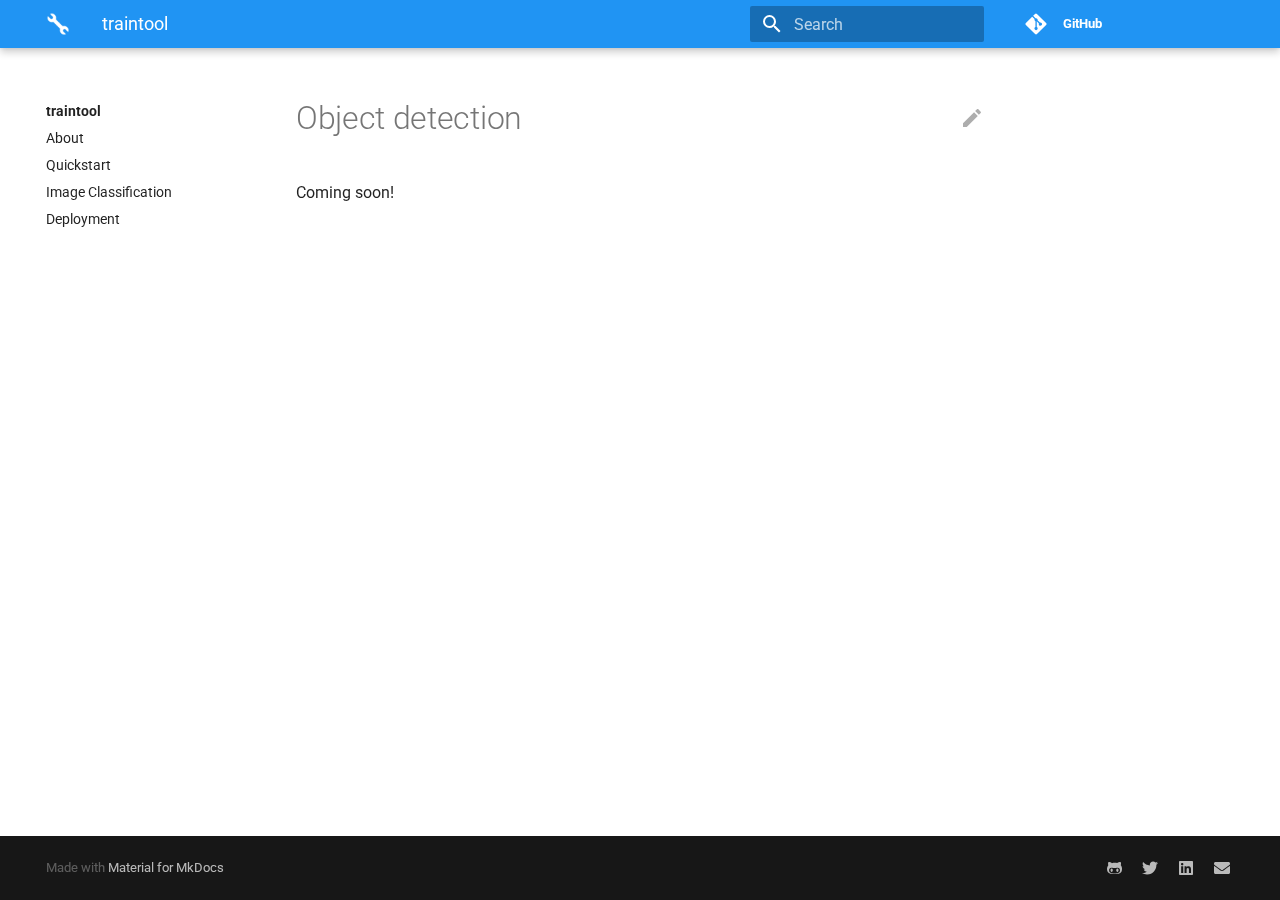
<file: models/object-detection/index.html>
<!doctype html>
<html lang="en" class="no-js">
  <head>
    
      <meta charset="utf-8">
      <meta name="viewport" content="width=device-width,initial-scale=1">
      
        <meta name="description" content="Machine learning in one line of code">
      
      
      
        <meta name="author" content="Johannes Rieke">
      
      
        <link rel="canonical" href="https://traintool.jrieke.com/models/object-detection/">
      
      <link rel="shortcut icon" href="../../assets/favicon.ico">
      <meta name="generator" content="mkdocs-1.1.2, mkdocs-material-7.0.5">
    
    
      
        <title>Object detection - traintool</title>
      
    
    
      <link rel="stylesheet" href="../../assets/stylesheets/main.77f3fd56.min.css">
      
        
        <link rel="stylesheet" href="../../assets/stylesheets/palette.7fa14f5b.min.css">
        
          
          
          <meta name="theme-color" content="#2094f3">
        
      
    
    
    
      
        
        <link rel="preconnect" href="https://fonts.gstatic.com" crossorigin>
        <link rel="stylesheet" href="https://fonts.googleapis.com/css?family=Roboto:300,400,400i,700%7CRoboto+Mono&display=fallback">
        <style>:root{--md-text-font-family:"Roboto";--md-code-font-family:"Roboto Mono"}</style>
      
    
    
    
      <link rel="stylesheet" href="../../css/ansi-colours.css">
    
      <link rel="stylesheet" href="../../css/pandas-dataframe.css">
    
    
      
    
    
  </head>
  
  
    
    
    
    
    
    <body dir="ltr" data-md-color-scheme="" data-md-color-primary="blue" data-md-color-accent="deep-purple">
      
  
    
    <input class="md-toggle" data-md-toggle="drawer" type="checkbox" id="__drawer" autocomplete="off">
    <input class="md-toggle" data-md-toggle="search" type="checkbox" id="__search" autocomplete="off">
    <label class="md-overlay" for="__drawer"></label>
    <div data-md-component="skip">
      
        
        <a href="#object-detection" class="md-skip">
          Skip to content
        </a>
      
    </div>
    <div data-md-component="announce">
      
    </div>
    
      

<header class="md-header" data-md-component="header">
  <nav class="md-header__inner md-grid" aria-label="Header">
    <a href="https://traintool.jrieke.com/" title="traintool" class="md-header__button md-logo" aria-label="traintool">
      
  <img src="../../assets/logo-white.png" alt="logo">

    </a>
    <label class="md-header__button md-icon" for="__drawer">
      <svg xmlns="http://www.w3.org/2000/svg" viewBox="0 0 24 24"><path d="M3 6h18v2H3V6m0 5h18v2H3v-2m0 5h18v2H3v-2z"/></svg>
    </label>
    <div class="md-header__title" data-md-component="header-title">
      <div class="md-header__ellipsis">
        <div class="md-header__topic">
          <span class="md-ellipsis">
            traintool
          </span>
        </div>
        <div class="md-header__topic" data-md-component="header-topic">
          <span class="md-ellipsis">
            
              Object detection
            
          </span>
        </div>
      </div>
    </div>
    <div class="md-header__options">
      
    </div>
    
      <label class="md-header__button md-icon" for="__search">
        <svg xmlns="http://www.w3.org/2000/svg" viewBox="0 0 24 24"><path d="M9.5 3A6.5 6.5 0 0 1 16 9.5c0 1.61-.59 3.09-1.56 4.23l.27.27h.79l5 5-1.5 1.5-5-5v-.79l-.27-.27A6.516 6.516 0 0 1 9.5 16 6.5 6.5 0 0 1 3 9.5 6.5 6.5 0 0 1 9.5 3m0 2C7 5 5 7 5 9.5S7 14 9.5 14 14 12 14 9.5 12 5 9.5 5z"/></svg>
      </label>
      
<div class="md-search" data-md-component="search" role="dialog">
  <label class="md-search__overlay" for="__search"></label>
  <div class="md-search__inner" role="search">
    <form class="md-search__form" name="search">
      <input type="text" class="md-search__input" name="query" aria-label="Search" placeholder="Search" autocapitalize="off" autocorrect="off" autocomplete="off" spellcheck="false" data-md-component="search-query" data-md-state="active" required>
      <label class="md-search__icon md-icon" for="__search">
        <svg xmlns="http://www.w3.org/2000/svg" viewBox="0 0 24 24"><path d="M9.5 3A6.5 6.5 0 0 1 16 9.5c0 1.61-.59 3.09-1.56 4.23l.27.27h.79l5 5-1.5 1.5-5-5v-.79l-.27-.27A6.516 6.516 0 0 1 9.5 16 6.5 6.5 0 0 1 3 9.5 6.5 6.5 0 0 1 9.5 3m0 2C7 5 5 7 5 9.5S7 14 9.5 14 14 12 14 9.5 12 5 9.5 5z"/></svg>
        <svg xmlns="http://www.w3.org/2000/svg" viewBox="0 0 24 24"><path d="M20 11v2H8l5.5 5.5-1.42 1.42L4.16 12l7.92-7.92L13.5 5.5 8 11h12z"/></svg>
      </label>
      <button type="reset" class="md-search__icon md-icon" aria-label="Clear" tabindex="-1">
        <svg xmlns="http://www.w3.org/2000/svg" viewBox="0 0 24 24"><path d="M19 6.41L17.59 5 12 10.59 6.41 5 5 6.41 10.59 12 5 17.59 6.41 19 12 13.41 17.59 19 19 17.59 13.41 12 19 6.41z"/></svg>
      </button>
    </form>
    <div class="md-search__output">
      <div class="md-search__scrollwrap" data-md-scrollfix>
        <div class="md-search-result" data-md-component="search-result">
          <div class="md-search-result__meta">
            Initializing search
          </div>
          <ol class="md-search-result__list"></ol>
        </div>
      </div>
    </div>
  </div>
</div>
    
    
      <div class="md-header__source">
        
<a href="https://github.com/jrieke/traintool/" title="Go to repository" class="md-source" data-md-component="source">
  <div class="md-source__icon md-icon">
    
    <svg xmlns="http://www.w3.org/2000/svg" viewBox="0 0 448 512"><path d="M439.55 236.05L244 40.45a28.87 28.87 0 0 0-40.81 0l-40.66 40.63 51.52 51.52c27.06-9.14 52.68 16.77 43.39 43.68l49.66 49.66c34.23-11.8 61.18 31 35.47 56.69-26.49 26.49-70.21-2.87-56-37.34L240.22 199v121.85c25.3 12.54 22.26 41.85 9.08 55a34.34 34.34 0 0 1-48.55 0c-17.57-17.6-11.07-46.91 11.25-56v-123c-20.8-8.51-24.6-30.74-18.64-45L142.57 101 8.45 235.14a28.86 28.86 0 0 0 0 40.81l195.61 195.6a28.86 28.86 0 0 0 40.8 0l194.69-194.69a28.86 28.86 0 0 0 0-40.81z"/></svg>
  </div>
  <div class="md-source__repository">
    GitHub
  </div>
</a>
      </div>
    
  </nav>
</header>
    
    <div class="md-container" data-md-component="container">
      
      
        
      
      <main class="md-main" data-md-component="main">
        <div class="md-main__inner md-grid">
          
            
              
              <div class="md-sidebar md-sidebar--primary" data-md-component="sidebar" data-md-type="navigation" >
                <div class="md-sidebar__scrollwrap">
                  <div class="md-sidebar__inner">
                    




<nav class="md-nav md-nav--primary" aria-label="Navigation" data-md-level="0">
  <label class="md-nav__title" for="__drawer">
    <a href="https://traintool.jrieke.com/" title="traintool" class="md-nav__button md-logo" aria-label="traintool">
      
  <img src="../../assets/logo-white.png" alt="logo">

    </a>
    traintool
  </label>
  
    <div class="md-nav__source">
      
<a href="https://github.com/jrieke/traintool/" title="Go to repository" class="md-source" data-md-component="source">
  <div class="md-source__icon md-icon">
    
    <svg xmlns="http://www.w3.org/2000/svg" viewBox="0 0 448 512"><path d="M439.55 236.05L244 40.45a28.87 28.87 0 0 0-40.81 0l-40.66 40.63 51.52 51.52c27.06-9.14 52.68 16.77 43.39 43.68l49.66 49.66c34.23-11.8 61.18 31 35.47 56.69-26.49 26.49-70.21-2.87-56-37.34L240.22 199v121.85c25.3 12.54 22.26 41.85 9.08 55a34.34 34.34 0 0 1-48.55 0c-17.57-17.6-11.07-46.91 11.25-56v-123c-20.8-8.51-24.6-30.74-18.64-45L142.57 101 8.45 235.14a28.86 28.86 0 0 0 0 40.81l195.61 195.6a28.86 28.86 0 0 0 40.8 0l194.69-194.69a28.86 28.86 0 0 0 0-40.81z"/></svg>
  </div>
  <div class="md-source__repository">
    GitHub
  </div>
</a>
    </div>
  
  <ul class="md-nav__list" data-md-scrollfix>
    
      
      
      

  
  
  
    <li class="md-nav__item">
      <a href="../.." class="md-nav__link">
        About
      </a>
    </li>
  

    
      
      
      

  
  
  
    <li class="md-nav__item">
      <a href="../../tutorial/quickstart/" class="md-nav__link">
        Quickstart
      </a>
    </li>
  

    
      
      
      

  
  
  
    <li class="md-nav__item">
      <a href="../image-classification/" class="md-nav__link">
        Image Classification
      </a>
    </li>
  

    
      
      
      

  
  
  
    <li class="md-nav__item">
      <a href="../../tutorial/deployment/" class="md-nav__link">
        Deployment
      </a>
    </li>
  

    
  </ul>
</nav>
                  </div>
                </div>
              </div>
            
            
              
              <div class="md-sidebar md-sidebar--secondary" data-md-component="sidebar" data-md-type="toc" >
                <div class="md-sidebar__scrollwrap">
                  <div class="md-sidebar__inner">
                    
<nav class="md-nav md-nav--secondary" aria-label="Table of contents">
  
  
    
  
  
</nav>
                  </div>
                </div>
              </div>
            
          
          <div class="md-content" data-md-component="content">
            <article class="md-content__inner md-typeset">
              
                
                  <a href="https://github.com/jrieke/traintool/edit/master/docs/models/object-detection.md" title="Edit this page" class="md-content__button md-icon">
                    <svg xmlns="http://www.w3.org/2000/svg" viewBox="0 0 24 24"><path d="M20.71 7.04c.39-.39.39-1.04 0-1.41l-2.34-2.34c-.37-.39-1.02-.39-1.41 0l-1.84 1.83 3.75 3.75M3 17.25V21h3.75L17.81 9.93l-3.75-3.75L3 17.25z"/></svg>
                  </a>
                
                
                <h1 id="object-detection">Object detection<a class="headerlink" href="#object-detection" title="Permanent link">&para;</a></h1>
<p>Coming soon!</p>
                
              
              
                


              
            </article>
          </div>
        </div>
      </main>
      
        
<footer class="md-footer">
  
  <div class="md-footer-meta md-typeset">
    <div class="md-footer-meta__inner md-grid">
      <div class="md-footer-copyright">
        
        Made with
        <a href="https://squidfunk.github.io/mkdocs-material/" target="_blank" rel="noopener">
          Material for MkDocs
        </a>
        
      </div>
      
  <div class="md-footer-social">
    
      
      
        
        
      
      <a href="https://github.com/jrieke" target="_blank" rel="noopener" title="github.com" class="md-footer-social__link">
        <svg xmlns="http://www.w3.org/2000/svg" viewBox="0 0 480 512"><path d="M186.1 328.7c0 20.9-10.9 55.1-36.7 55.1s-36.7-34.2-36.7-55.1 10.9-55.1 36.7-55.1 36.7 34.2 36.7 55.1zM480 278.2c0 31.9-3.2 65.7-17.5 95-37.9 76.6-142.1 74.8-216.7 74.8-75.8 0-186.2 2.7-225.6-74.8-14.6-29-20.2-63.1-20.2-95 0-41.9 13.9-81.5 41.5-113.6-5.2-15.8-7.7-32.4-7.7-48.8 0-21.5 4.9-32.3 14.6-51.8 45.3 0 74.3 9 108.8 36 29-6.9 58.8-10 88.7-10 27 0 54.2 2.9 80.4 9.2 34-26.7 63-35.2 107.8-35.2 9.8 19.5 14.6 30.3 14.6 51.8 0 16.4-2.6 32.7-7.7 48.2 27.5 32.4 39 72.3 39 114.2zm-64.3 50.5c0-43.9-26.7-82.6-73.5-82.6-18.9 0-37 3.4-56 6-14.9 2.3-29.8 3.2-45.1 3.2-15.2 0-30.1-.9-45.1-3.2-18.7-2.6-37-6-56-6-46.8 0-73.5 38.7-73.5 82.6 0 87.8 80.4 101.3 150.4 101.3h48.2c70.3 0 150.6-13.4 150.6-101.3zm-82.6-55.1c-25.8 0-36.7 34.2-36.7 55.1s10.9 55.1 36.7 55.1 36.7-34.2 36.7-55.1-10.9-55.1-36.7-55.1z"/></svg>
      </a>
    
      
      
        
        
      
      <a href="https://twitter.com/jrieke" target="_blank" rel="noopener" title="twitter.com" class="md-footer-social__link">
        <svg xmlns="http://www.w3.org/2000/svg" viewBox="0 0 512 512"><path d="M459.37 151.716c.325 4.548.325 9.097.325 13.645 0 138.72-105.583 298.558-298.558 298.558-59.452 0-114.68-17.219-161.137-47.106 8.447.974 16.568 1.299 25.34 1.299 49.055 0 94.213-16.568 130.274-44.832-46.132-.975-84.792-31.188-98.112-72.772 6.498.974 12.995 1.624 19.818 1.624 9.421 0 18.843-1.3 27.614-3.573-48.081-9.747-84.143-51.98-84.143-102.985v-1.299c13.969 7.797 30.214 12.67 47.431 13.319-28.264-18.843-46.781-51.005-46.781-87.391 0-19.492 5.197-37.36 14.294-52.954 51.655 63.675 129.3 105.258 216.365 109.807-1.624-7.797-2.599-15.918-2.599-24.04 0-57.828 46.782-104.934 104.934-104.934 30.213 0 57.502 12.67 76.67 33.137 23.715-4.548 46.456-13.32 66.599-25.34-7.798 24.366-24.366 44.833-46.132 57.827 21.117-2.273 41.584-8.122 60.426-16.243-14.292 20.791-32.161 39.308-52.628 54.253z"/></svg>
      </a>
    
      
      
        
        
      
      <a href="https://www.linkedin.com/in/johannesrieke/" target="_blank" rel="noopener" title="www.linkedin.com" class="md-footer-social__link">
        <svg xmlns="http://www.w3.org/2000/svg" viewBox="0 0 448 512"><path d="M416 32H31.9C14.3 32 0 46.5 0 64.3v383.4C0 465.5 14.3 480 31.9 480H416c17.6 0 32-14.5 32-32.3V64.3c0-17.8-14.4-32.3-32-32.3zM135.4 416H69V202.2h66.5V416zm-33.2-243c-21.3 0-38.5-17.3-38.5-38.5S80.9 96 102.2 96c21.2 0 38.5 17.3 38.5 38.5 0 21.3-17.2 38.5-38.5 38.5zm282.1 243h-66.4V312c0-24.8-.5-56.7-34.5-56.7-34.6 0-39.9 27-39.9 54.9V416h-66.4V202.2h63.7v29.2h.9c8.9-16.8 30.6-34.5 62.9-34.5 67.2 0 79.7 44.3 79.7 101.9V416z"/></svg>
      </a>
    
      
      
      <a href="mailto:johannes.rieke@gmail.com" target="_blank" rel="noopener" title="" class="md-footer-social__link">
        <svg xmlns="http://www.w3.org/2000/svg" viewBox="0 0 512 512"><path d="M502.3 190.8c3.9-3.1 9.7-.2 9.7 4.7V400c0 26.5-21.5 48-48 48H48c-26.5 0-48-21.5-48-48V195.6c0-5 5.7-7.8 9.7-4.7 22.4 17.4 52.1 39.5 154.1 113.6 21.1 15.4 56.7 47.8 92.2 47.6 35.7.3 72-32.8 92.3-47.6 102-74.1 131.6-96.3 154-113.7zM256 320c23.2.4 56.6-29.2 73.4-41.4 132.7-96.3 142.8-104.7 173.4-128.7 5.8-4.5 9.2-11.5 9.2-18.9v-19c0-26.5-21.5-48-48-48H48C21.5 64 0 85.5 0 112v19c0 7.4 3.4 14.3 9.2 18.9 30.6 23.9 40.7 32.4 173.4 128.7 16.8 12.2 50.2 41.8 73.4 41.4z"/></svg>
      </a>
    
  </div>

    </div>
  </div>
</footer>
      
    </div>
    <div class="md-dialog" data-md-component="dialog">
      <div class="md-dialog__inner md-typeset"></div>
    </div>
    <script id="__config" type="application/json">{"base": "../..", "features": ["tabs", "instant"], "translations": {"clipboard.copy": "Copy to clipboard", "clipboard.copied": "Copied to clipboard", "search.config.lang": "en", "search.config.pipeline": "trimmer, stopWordFilter", "search.config.separator": "[\\s\\-]+", "search.placeholder": "Search", "search.result.placeholder": "Type to start searching", "search.result.none": "No matching documents", "search.result.one": "1 matching document", "search.result.other": "# matching documents", "search.result.more.one": "1 more on this page", "search.result.more.other": "# more on this page", "search.result.term.missing": "Missing"}, "search": "../../assets/javascripts/workers/search.fb4a9340.min.js", "version": null}</script>
    
    
      <script src="../../assets/javascripts/bundle.5cf3e710.min.js"></script>
      
        <script src="../../stylesheets/extra.js"></script>
      
    
  </body>
</html>
</file>
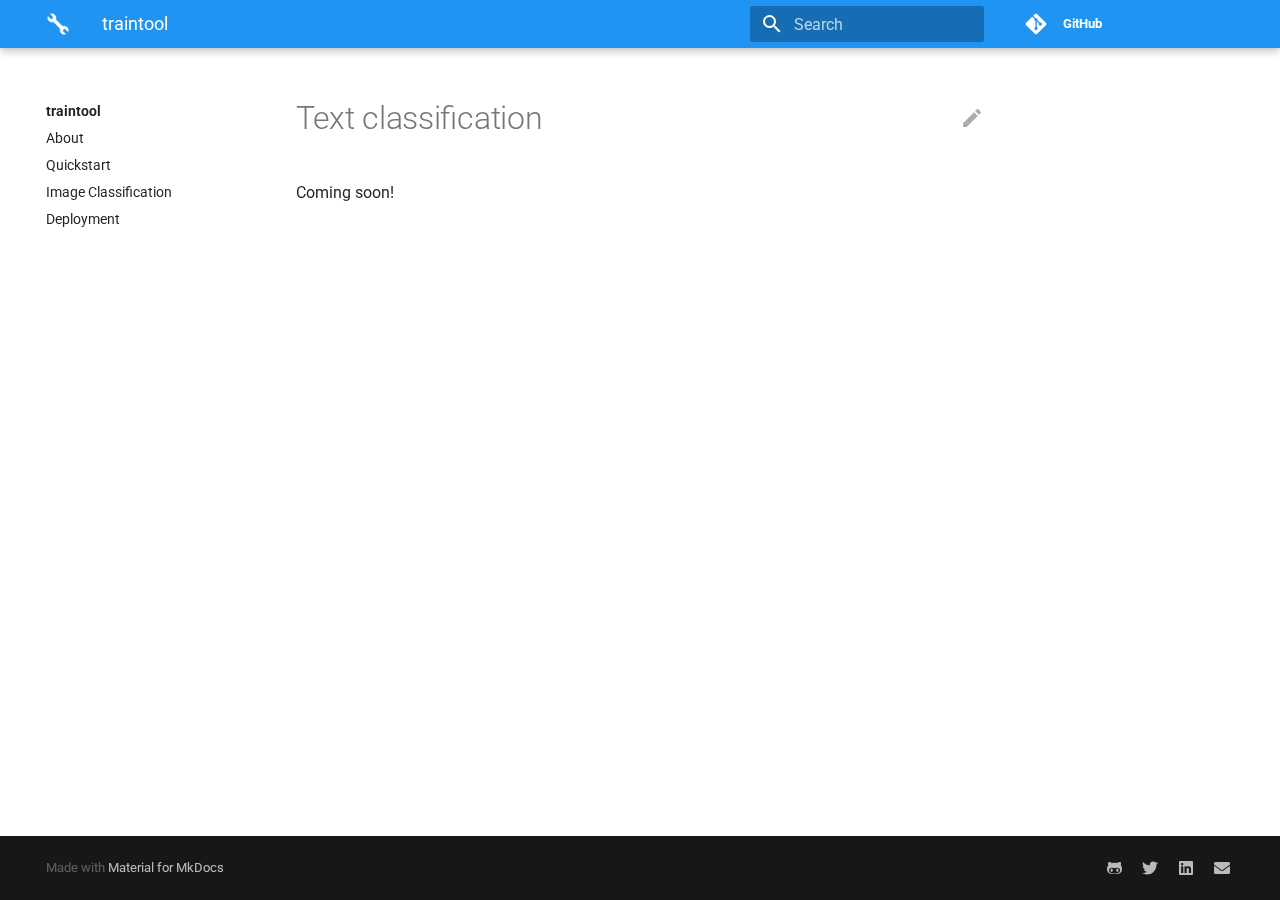
<file: models/text-classification/index.html>
<!doctype html>
<html lang="en" class="no-js">
  <head>
    
      <meta charset="utf-8">
      <meta name="viewport" content="width=device-width,initial-scale=1">
      
        <meta name="description" content="Machine learning in one line of code">
      
      
      
        <meta name="author" content="Johannes Rieke">
      
      
        <link rel="canonical" href="https://traintool.jrieke.com/models/text-classification/">
      
      <link rel="shortcut icon" href="../../assets/favicon.ico">
      <meta name="generator" content="mkdocs-1.1.2, mkdocs-material-7.0.5">
    
    
      
        <title>Text classification - traintool</title>
      
    
    
      <link rel="stylesheet" href="../../assets/stylesheets/main.77f3fd56.min.css">
      
        
        <link rel="stylesheet" href="../../assets/stylesheets/palette.7fa14f5b.min.css">
        
          
          
          <meta name="theme-color" content="#2094f3">
        
      
    
    
    
      
        
        <link rel="preconnect" href="https://fonts.gstatic.com" crossorigin>
        <link rel="stylesheet" href="https://fonts.googleapis.com/css?family=Roboto:300,400,400i,700%7CRoboto+Mono&display=fallback">
        <style>:root{--md-text-font-family:"Roboto";--md-code-font-family:"Roboto Mono"}</style>
      
    
    
    
      <link rel="stylesheet" href="../../css/ansi-colours.css">
    
      <link rel="stylesheet" href="../../css/pandas-dataframe.css">
    
    
      
    
    
  </head>
  
  
    
    
    
    
    
    <body dir="ltr" data-md-color-scheme="" data-md-color-primary="blue" data-md-color-accent="deep-purple">
      
  
    
    <input class="md-toggle" data-md-toggle="drawer" type="checkbox" id="__drawer" autocomplete="off">
    <input class="md-toggle" data-md-toggle="search" type="checkbox" id="__search" autocomplete="off">
    <label class="md-overlay" for="__drawer"></label>
    <div data-md-component="skip">
      
        
        <a href="#text-classification" class="md-skip">
          Skip to content
        </a>
      
    </div>
    <div data-md-component="announce">
      
    </div>
    
      

<header class="md-header" data-md-component="header">
  <nav class="md-header__inner md-grid" aria-label="Header">
    <a href="https://traintool.jrieke.com/" title="traintool" class="md-header__button md-logo" aria-label="traintool">
      
  <img src="../../assets/logo-white.png" alt="logo">

    </a>
    <label class="md-header__button md-icon" for="__drawer">
      <svg xmlns="http://www.w3.org/2000/svg" viewBox="0 0 24 24"><path d="M3 6h18v2H3V6m0 5h18v2H3v-2m0 5h18v2H3v-2z"/></svg>
    </label>
    <div class="md-header__title" data-md-component="header-title">
      <div class="md-header__ellipsis">
        <div class="md-header__topic">
          <span class="md-ellipsis">
            traintool
          </span>
        </div>
        <div class="md-header__topic" data-md-component="header-topic">
          <span class="md-ellipsis">
            
              Text classification
            
          </span>
        </div>
      </div>
    </div>
    <div class="md-header__options">
      
    </div>
    
      <label class="md-header__button md-icon" for="__search">
        <svg xmlns="http://www.w3.org/2000/svg" viewBox="0 0 24 24"><path d="M9.5 3A6.5 6.5 0 0 1 16 9.5c0 1.61-.59 3.09-1.56 4.23l.27.27h.79l5 5-1.5 1.5-5-5v-.79l-.27-.27A6.516 6.516 0 0 1 9.5 16 6.5 6.5 0 0 1 3 9.5 6.5 6.5 0 0 1 9.5 3m0 2C7 5 5 7 5 9.5S7 14 9.5 14 14 12 14 9.5 12 5 9.5 5z"/></svg>
      </label>
      
<div class="md-search" data-md-component="search" role="dialog">
  <label class="md-search__overlay" for="__search"></label>
  <div class="md-search__inner" role="search">
    <form class="md-search__form" name="search">
      <input type="text" class="md-search__input" name="query" aria-label="Search" placeholder="Search" autocapitalize="off" autocorrect="off" autocomplete="off" spellcheck="false" data-md-component="search-query" data-md-state="active" required>
      <label class="md-search__icon md-icon" for="__search">
        <svg xmlns="http://www.w3.org/2000/svg" viewBox="0 0 24 24"><path d="M9.5 3A6.5 6.5 0 0 1 16 9.5c0 1.61-.59 3.09-1.56 4.23l.27.27h.79l5 5-1.5 1.5-5-5v-.79l-.27-.27A6.516 6.516 0 0 1 9.5 16 6.5 6.5 0 0 1 3 9.5 6.5 6.5 0 0 1 9.5 3m0 2C7 5 5 7 5 9.5S7 14 9.5 14 14 12 14 9.5 12 5 9.5 5z"/></svg>
        <svg xmlns="http://www.w3.org/2000/svg" viewBox="0 0 24 24"><path d="M20 11v2H8l5.5 5.5-1.42 1.42L4.16 12l7.92-7.92L13.5 5.5 8 11h12z"/></svg>
      </label>
      <button type="reset" class="md-search__icon md-icon" aria-label="Clear" tabindex="-1">
        <svg xmlns="http://www.w3.org/2000/svg" viewBox="0 0 24 24"><path d="M19 6.41L17.59 5 12 10.59 6.41 5 5 6.41 10.59 12 5 17.59 6.41 19 12 13.41 17.59 19 19 17.59 13.41 12 19 6.41z"/></svg>
      </button>
    </form>
    <div class="md-search__output">
      <div class="md-search__scrollwrap" data-md-scrollfix>
        <div class="md-search-result" data-md-component="search-result">
          <div class="md-search-result__meta">
            Initializing search
          </div>
          <ol class="md-search-result__list"></ol>
        </div>
      </div>
    </div>
  </div>
</div>
    
    
      <div class="md-header__source">
        
<a href="https://github.com/jrieke/traintool/" title="Go to repository" class="md-source" data-md-component="source">
  <div class="md-source__icon md-icon">
    
    <svg xmlns="http://www.w3.org/2000/svg" viewBox="0 0 448 512"><path d="M439.55 236.05L244 40.45a28.87 28.87 0 0 0-40.81 0l-40.66 40.63 51.52 51.52c27.06-9.14 52.68 16.77 43.39 43.68l49.66 49.66c34.23-11.8 61.18 31 35.47 56.69-26.49 26.49-70.21-2.87-56-37.34L240.22 199v121.85c25.3 12.54 22.26 41.85 9.08 55a34.34 34.34 0 0 1-48.55 0c-17.57-17.6-11.07-46.91 11.25-56v-123c-20.8-8.51-24.6-30.74-18.64-45L142.57 101 8.45 235.14a28.86 28.86 0 0 0 0 40.81l195.61 195.6a28.86 28.86 0 0 0 40.8 0l194.69-194.69a28.86 28.86 0 0 0 0-40.81z"/></svg>
  </div>
  <div class="md-source__repository">
    GitHub
  </div>
</a>
      </div>
    
  </nav>
</header>
    
    <div class="md-container" data-md-component="container">
      
      
        
      
      <main class="md-main" data-md-component="main">
        <div class="md-main__inner md-grid">
          
            
              
              <div class="md-sidebar md-sidebar--primary" data-md-component="sidebar" data-md-type="navigation" >
                <div class="md-sidebar__scrollwrap">
                  <div class="md-sidebar__inner">
                    




<nav class="md-nav md-nav--primary" aria-label="Navigation" data-md-level="0">
  <label class="md-nav__title" for="__drawer">
    <a href="https://traintool.jrieke.com/" title="traintool" class="md-nav__button md-logo" aria-label="traintool">
      
  <img src="../../assets/logo-white.png" alt="logo">

    </a>
    traintool
  </label>
  
    <div class="md-nav__source">
      
<a href="https://github.com/jrieke/traintool/" title="Go to repository" class="md-source" data-md-component="source">
  <div class="md-source__icon md-icon">
    
    <svg xmlns="http://www.w3.org/2000/svg" viewBox="0 0 448 512"><path d="M439.55 236.05L244 40.45a28.87 28.87 0 0 0-40.81 0l-40.66 40.63 51.52 51.52c27.06-9.14 52.68 16.77 43.39 43.68l49.66 49.66c34.23-11.8 61.18 31 35.47 56.69-26.49 26.49-70.21-2.87-56-37.34L240.22 199v121.85c25.3 12.54 22.26 41.85 9.08 55a34.34 34.34 0 0 1-48.55 0c-17.57-17.6-11.07-46.91 11.25-56v-123c-20.8-8.51-24.6-30.74-18.64-45L142.57 101 8.45 235.14a28.86 28.86 0 0 0 0 40.81l195.61 195.6a28.86 28.86 0 0 0 40.8 0l194.69-194.69a28.86 28.86 0 0 0 0-40.81z"/></svg>
  </div>
  <div class="md-source__repository">
    GitHub
  </div>
</a>
    </div>
  
  <ul class="md-nav__list" data-md-scrollfix>
    
      
      
      

  
  
  
    <li class="md-nav__item">
      <a href="../.." class="md-nav__link">
        About
      </a>
    </li>
  

    
      
      
      

  
  
  
    <li class="md-nav__item">
      <a href="../../tutorial/quickstart/" class="md-nav__link">
        Quickstart
      </a>
    </li>
  

    
      
      
      

  
  
  
    <li class="md-nav__item">
      <a href="../image-classification/" class="md-nav__link">
        Image Classification
      </a>
    </li>
  

    
      
      
      

  
  
  
    <li class="md-nav__item">
      <a href="../../tutorial/deployment/" class="md-nav__link">
        Deployment
      </a>
    </li>
  

    
  </ul>
</nav>
                  </div>
                </div>
              </div>
            
            
              
              <div class="md-sidebar md-sidebar--secondary" data-md-component="sidebar" data-md-type="toc" >
                <div class="md-sidebar__scrollwrap">
                  <div class="md-sidebar__inner">
                    
<nav class="md-nav md-nav--secondary" aria-label="Table of contents">
  
  
    
  
  
</nav>
                  </div>
                </div>
              </div>
            
          
          <div class="md-content" data-md-component="content">
            <article class="md-content__inner md-typeset">
              
                
                  <a href="https://github.com/jrieke/traintool/edit/master/docs/models/text-classification.md" title="Edit this page" class="md-content__button md-icon">
                    <svg xmlns="http://www.w3.org/2000/svg" viewBox="0 0 24 24"><path d="M20.71 7.04c.39-.39.39-1.04 0-1.41l-2.34-2.34c-.37-.39-1.02-.39-1.41 0l-1.84 1.83 3.75 3.75M3 17.25V21h3.75L17.81 9.93l-3.75-3.75L3 17.25z"/></svg>
                  </a>
                
                
                <h1 id="text-classification">Text classification<a class="headerlink" href="#text-classification" title="Permanent link">&para;</a></h1>
<p>Coming soon!</p>
                
              
              
                


              
            </article>
          </div>
        </div>
      </main>
      
        
<footer class="md-footer">
  
  <div class="md-footer-meta md-typeset">
    <div class="md-footer-meta__inner md-grid">
      <div class="md-footer-copyright">
        
        Made with
        <a href="https://squidfunk.github.io/mkdocs-material/" target="_blank" rel="noopener">
          Material for MkDocs
        </a>
        
      </div>
      
  <div class="md-footer-social">
    
      
      
        
        
      
      <a href="https://github.com/jrieke" target="_blank" rel="noopener" title="github.com" class="md-footer-social__link">
        <svg xmlns="http://www.w3.org/2000/svg" viewBox="0 0 480 512"><path d="M186.1 328.7c0 20.9-10.9 55.1-36.7 55.1s-36.7-34.2-36.7-55.1 10.9-55.1 36.7-55.1 36.7 34.2 36.7 55.1zM480 278.2c0 31.9-3.2 65.7-17.5 95-37.9 76.6-142.1 74.8-216.7 74.8-75.8 0-186.2 2.7-225.6-74.8-14.6-29-20.2-63.1-20.2-95 0-41.9 13.9-81.5 41.5-113.6-5.2-15.8-7.7-32.4-7.7-48.8 0-21.5 4.9-32.3 14.6-51.8 45.3 0 74.3 9 108.8 36 29-6.9 58.8-10 88.7-10 27 0 54.2 2.9 80.4 9.2 34-26.7 63-35.2 107.8-35.2 9.8 19.5 14.6 30.3 14.6 51.8 0 16.4-2.6 32.7-7.7 48.2 27.5 32.4 39 72.3 39 114.2zm-64.3 50.5c0-43.9-26.7-82.6-73.5-82.6-18.9 0-37 3.4-56 6-14.9 2.3-29.8 3.2-45.1 3.2-15.2 0-30.1-.9-45.1-3.2-18.7-2.6-37-6-56-6-46.8 0-73.5 38.7-73.5 82.6 0 87.8 80.4 101.3 150.4 101.3h48.2c70.3 0 150.6-13.4 150.6-101.3zm-82.6-55.1c-25.8 0-36.7 34.2-36.7 55.1s10.9 55.1 36.7 55.1 36.7-34.2 36.7-55.1-10.9-55.1-36.7-55.1z"/></svg>
      </a>
    
      
      
        
        
      
      <a href="https://twitter.com/jrieke" target="_blank" rel="noopener" title="twitter.com" class="md-footer-social__link">
        <svg xmlns="http://www.w3.org/2000/svg" viewBox="0 0 512 512"><path d="M459.37 151.716c.325 4.548.325 9.097.325 13.645 0 138.72-105.583 298.558-298.558 298.558-59.452 0-114.68-17.219-161.137-47.106 8.447.974 16.568 1.299 25.34 1.299 49.055 0 94.213-16.568 130.274-44.832-46.132-.975-84.792-31.188-98.112-72.772 6.498.974 12.995 1.624 19.818 1.624 9.421 0 18.843-1.3 27.614-3.573-48.081-9.747-84.143-51.98-84.143-102.985v-1.299c13.969 7.797 30.214 12.67 47.431 13.319-28.264-18.843-46.781-51.005-46.781-87.391 0-19.492 5.197-37.36 14.294-52.954 51.655 63.675 129.3 105.258 216.365 109.807-1.624-7.797-2.599-15.918-2.599-24.04 0-57.828 46.782-104.934 104.934-104.934 30.213 0 57.502 12.67 76.67 33.137 23.715-4.548 46.456-13.32 66.599-25.34-7.798 24.366-24.366 44.833-46.132 57.827 21.117-2.273 41.584-8.122 60.426-16.243-14.292 20.791-32.161 39.308-52.628 54.253z"/></svg>
      </a>
    
      
      
        
        
      
      <a href="https://www.linkedin.com/in/johannesrieke/" target="_blank" rel="noopener" title="www.linkedin.com" class="md-footer-social__link">
        <svg xmlns="http://www.w3.org/2000/svg" viewBox="0 0 448 512"><path d="M416 32H31.9C14.3 32 0 46.5 0 64.3v383.4C0 465.5 14.3 480 31.9 480H416c17.6 0 32-14.5 32-32.3V64.3c0-17.8-14.4-32.3-32-32.3zM135.4 416H69V202.2h66.5V416zm-33.2-243c-21.3 0-38.5-17.3-38.5-38.5S80.9 96 102.2 96c21.2 0 38.5 17.3 38.5 38.5 0 21.3-17.2 38.5-38.5 38.5zm282.1 243h-66.4V312c0-24.8-.5-56.7-34.5-56.7-34.6 0-39.9 27-39.9 54.9V416h-66.4V202.2h63.7v29.2h.9c8.9-16.8 30.6-34.5 62.9-34.5 67.2 0 79.7 44.3 79.7 101.9V416z"/></svg>
      </a>
    
      
      
      <a href="mailto:johannes.rieke@gmail.com" target="_blank" rel="noopener" title="" class="md-footer-social__link">
        <svg xmlns="http://www.w3.org/2000/svg" viewBox="0 0 512 512"><path d="M502.3 190.8c3.9-3.1 9.7-.2 9.7 4.7V400c0 26.5-21.5 48-48 48H48c-26.5 0-48-21.5-48-48V195.6c0-5 5.7-7.8 9.7-4.7 22.4 17.4 52.1 39.5 154.1 113.6 21.1 15.4 56.7 47.8 92.2 47.6 35.7.3 72-32.8 92.3-47.6 102-74.1 131.6-96.3 154-113.7zM256 320c23.2.4 56.6-29.2 73.4-41.4 132.7-96.3 142.8-104.7 173.4-128.7 5.8-4.5 9.2-11.5 9.2-18.9v-19c0-26.5-21.5-48-48-48H48C21.5 64 0 85.5 0 112v19c0 7.4 3.4 14.3 9.2 18.9 30.6 23.9 40.7 32.4 173.4 128.7 16.8 12.2 50.2 41.8 73.4 41.4z"/></svg>
      </a>
    
  </div>

    </div>
  </div>
</footer>
      
    </div>
    <div class="md-dialog" data-md-component="dialog">
      <div class="md-dialog__inner md-typeset"></div>
    </div>
    <script id="__config" type="application/json">{"base": "../..", "features": ["tabs", "instant"], "translations": {"clipboard.copy": "Copy to clipboard", "clipboard.copied": "Copied to clipboard", "search.config.lang": "en", "search.config.pipeline": "trimmer, stopWordFilter", "search.config.separator": "[\\s\\-]+", "search.placeholder": "Search", "search.result.placeholder": "Type to start searching", "search.result.none": "No matching documents", "search.result.one": "1 matching document", "search.result.other": "# matching documents", "search.result.more.one": "1 more on this page", "search.result.more.other": "# more on this page", "search.result.term.missing": "Missing"}, "search": "../../assets/javascripts/workers/search.fb4a9340.min.js", "version": null}</script>
    
    
      <script src="../../assets/javascripts/bundle.5cf3e710.min.js"></script>
      
        <script src="../../stylesheets/extra.js"></script>
      
    
  </body>
</html>
</file>
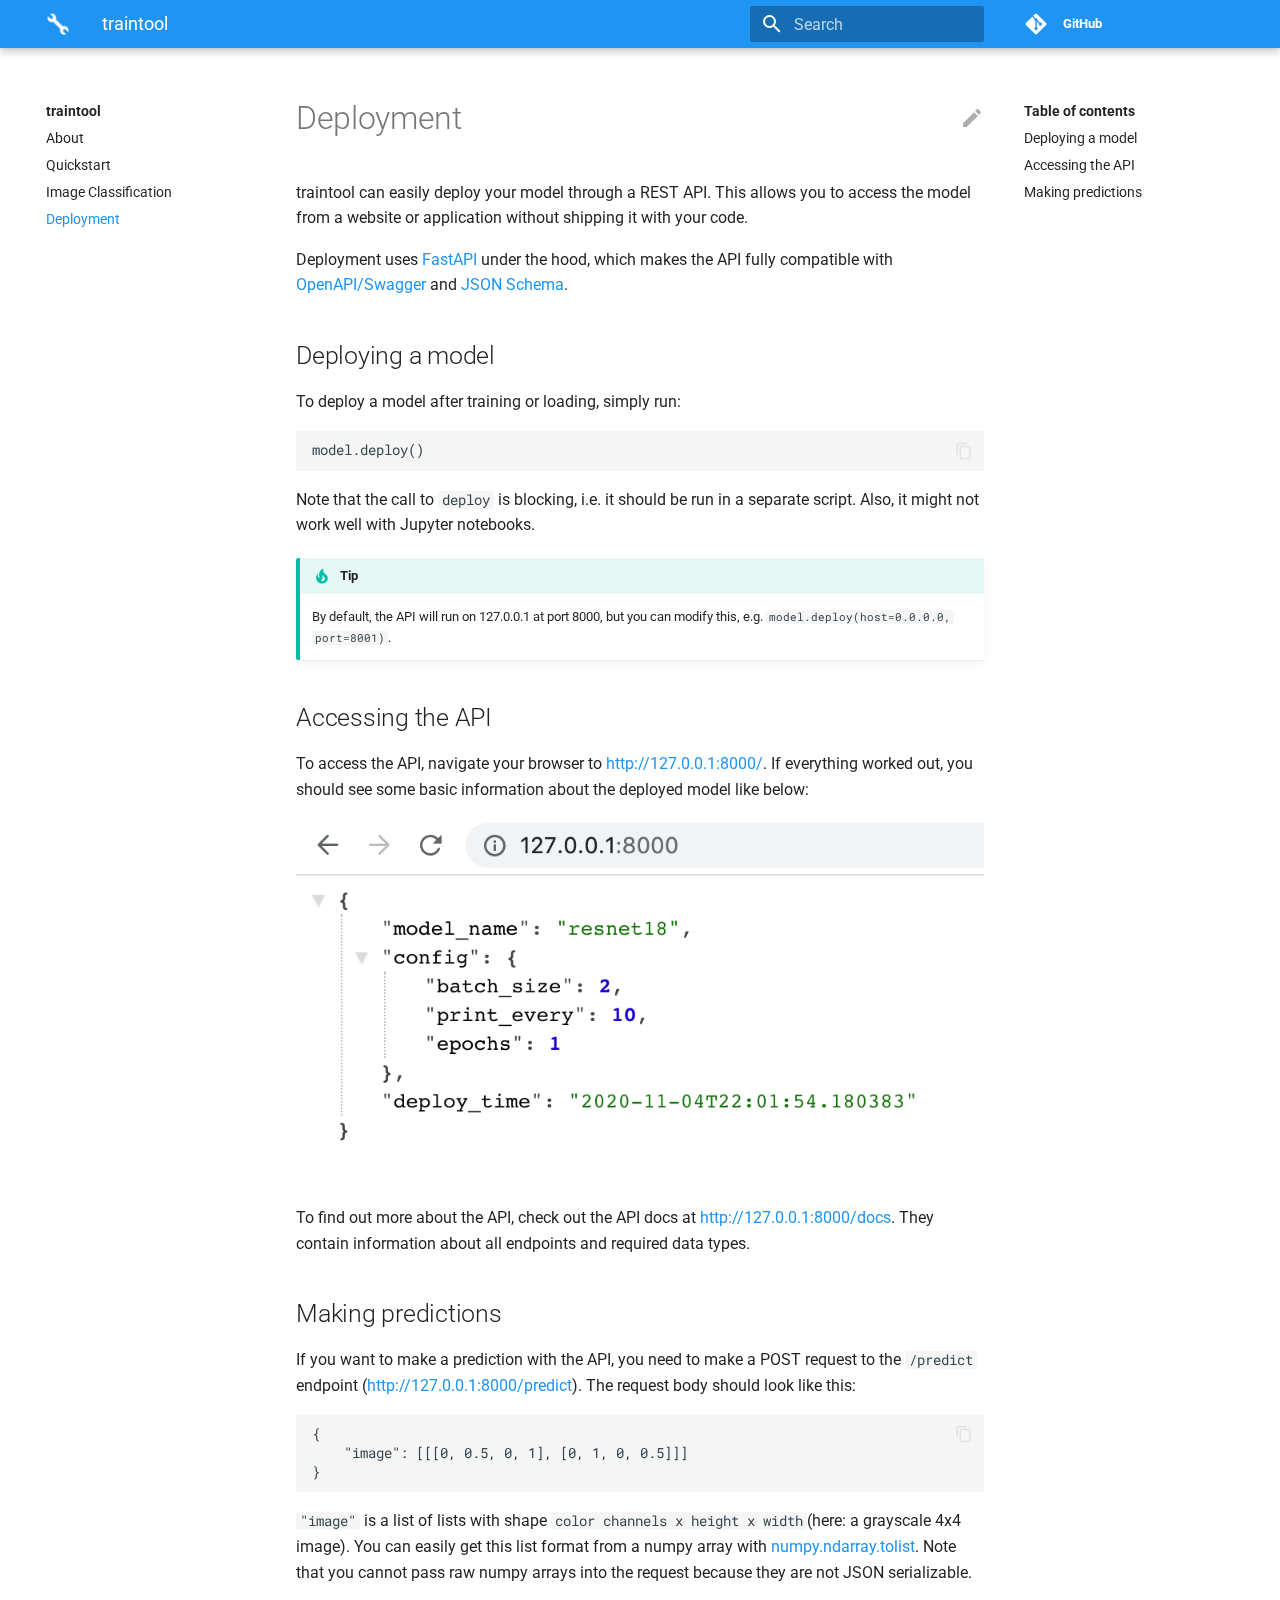
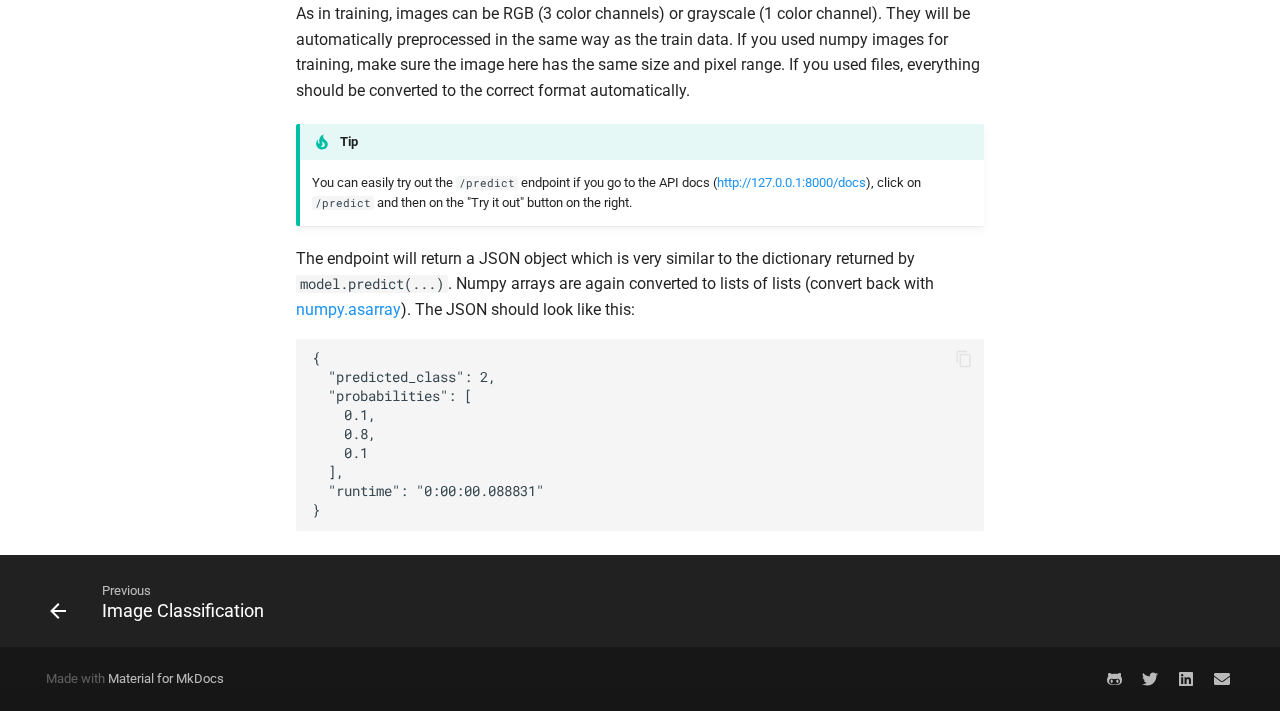
<file: tutorial/deployment/index.html>
<!doctype html>
<html lang="en" class="no-js">
  <head>
    
      <meta charset="utf-8">
      <meta name="viewport" content="width=device-width,initial-scale=1">
      
        <meta name="description" content="Machine learning in one line of code">
      
      
      
        <meta name="author" content="Johannes Rieke">
      
      
        <link rel="canonical" href="https://traintool.jrieke.com/tutorial/deployment/">
      
      <link rel="shortcut icon" href="../../assets/favicon.ico">
      <meta name="generator" content="mkdocs-1.1.2, mkdocs-material-7.0.5">
    
    
      
        <title>Deployment - traintool</title>
      
    
    
      <link rel="stylesheet" href="../../assets/stylesheets/main.77f3fd56.min.css">
      
        
        <link rel="stylesheet" href="../../assets/stylesheets/palette.7fa14f5b.min.css">
        
          
          
          <meta name="theme-color" content="#2094f3">
        
      
    
    
    
      
        
        <link rel="preconnect" href="https://fonts.gstatic.com" crossorigin>
        <link rel="stylesheet" href="https://fonts.googleapis.com/css?family=Roboto:300,400,400i,700%7CRoboto+Mono&display=fallback">
        <style>:root{--md-text-font-family:"Roboto";--md-code-font-family:"Roboto Mono"}</style>
      
    
    
    
      <link rel="stylesheet" href="../../css/ansi-colours.css">
    
      <link rel="stylesheet" href="../../css/pandas-dataframe.css">
    
    
      
    
    
  </head>
  
  
    
    
    
    
    
    <body dir="ltr" data-md-color-scheme="" data-md-color-primary="blue" data-md-color-accent="deep-purple">
      
  
    
    <input class="md-toggle" data-md-toggle="drawer" type="checkbox" id="__drawer" autocomplete="off">
    <input class="md-toggle" data-md-toggle="search" type="checkbox" id="__search" autocomplete="off">
    <label class="md-overlay" for="__drawer"></label>
    <div data-md-component="skip">
      
        
        <a href="#deployment" class="md-skip">
          Skip to content
        </a>
      
    </div>
    <div data-md-component="announce">
      
    </div>
    
      

<header class="md-header" data-md-component="header">
  <nav class="md-header__inner md-grid" aria-label="Header">
    <a href="https://traintool.jrieke.com/" title="traintool" class="md-header__button md-logo" aria-label="traintool">
      
  <img src="../../assets/logo-white.png" alt="logo">

    </a>
    <label class="md-header__button md-icon" for="__drawer">
      <svg xmlns="http://www.w3.org/2000/svg" viewBox="0 0 24 24"><path d="M3 6h18v2H3V6m0 5h18v2H3v-2m0 5h18v2H3v-2z"/></svg>
    </label>
    <div class="md-header__title" data-md-component="header-title">
      <div class="md-header__ellipsis">
        <div class="md-header__topic">
          <span class="md-ellipsis">
            traintool
          </span>
        </div>
        <div class="md-header__topic" data-md-component="header-topic">
          <span class="md-ellipsis">
            
              Deployment
            
          </span>
        </div>
      </div>
    </div>
    <div class="md-header__options">
      
    </div>
    
      <label class="md-header__button md-icon" for="__search">
        <svg xmlns="http://www.w3.org/2000/svg" viewBox="0 0 24 24"><path d="M9.5 3A6.5 6.5 0 0 1 16 9.5c0 1.61-.59 3.09-1.56 4.23l.27.27h.79l5 5-1.5 1.5-5-5v-.79l-.27-.27A6.516 6.516 0 0 1 9.5 16 6.5 6.5 0 0 1 3 9.5 6.5 6.5 0 0 1 9.5 3m0 2C7 5 5 7 5 9.5S7 14 9.5 14 14 12 14 9.5 12 5 9.5 5z"/></svg>
      </label>
      
<div class="md-search" data-md-component="search" role="dialog">
  <label class="md-search__overlay" for="__search"></label>
  <div class="md-search__inner" role="search">
    <form class="md-search__form" name="search">
      <input type="text" class="md-search__input" name="query" aria-label="Search" placeholder="Search" autocapitalize="off" autocorrect="off" autocomplete="off" spellcheck="false" data-md-component="search-query" data-md-state="active" required>
      <label class="md-search__icon md-icon" for="__search">
        <svg xmlns="http://www.w3.org/2000/svg" viewBox="0 0 24 24"><path d="M9.5 3A6.5 6.5 0 0 1 16 9.5c0 1.61-.59 3.09-1.56 4.23l.27.27h.79l5 5-1.5 1.5-5-5v-.79l-.27-.27A6.516 6.516 0 0 1 9.5 16 6.5 6.5 0 0 1 3 9.5 6.5 6.5 0 0 1 9.5 3m0 2C7 5 5 7 5 9.5S7 14 9.5 14 14 12 14 9.5 12 5 9.5 5z"/></svg>
        <svg xmlns="http://www.w3.org/2000/svg" viewBox="0 0 24 24"><path d="M20 11v2H8l5.5 5.5-1.42 1.42L4.16 12l7.92-7.92L13.5 5.5 8 11h12z"/></svg>
      </label>
      <button type="reset" class="md-search__icon md-icon" aria-label="Clear" tabindex="-1">
        <svg xmlns="http://www.w3.org/2000/svg" viewBox="0 0 24 24"><path d="M19 6.41L17.59 5 12 10.59 6.41 5 5 6.41 10.59 12 5 17.59 6.41 19 12 13.41 17.59 19 19 17.59 13.41 12 19 6.41z"/></svg>
      </button>
    </form>
    <div class="md-search__output">
      <div class="md-search__scrollwrap" data-md-scrollfix>
        <div class="md-search-result" data-md-component="search-result">
          <div class="md-search-result__meta">
            Initializing search
          </div>
          <ol class="md-search-result__list"></ol>
        </div>
      </div>
    </div>
  </div>
</div>
    
    
      <div class="md-header__source">
        
<a href="https://github.com/jrieke/traintool/" title="Go to repository" class="md-source" data-md-component="source">
  <div class="md-source__icon md-icon">
    
    <svg xmlns="http://www.w3.org/2000/svg" viewBox="0 0 448 512"><path d="M439.55 236.05L244 40.45a28.87 28.87 0 0 0-40.81 0l-40.66 40.63 51.52 51.52c27.06-9.14 52.68 16.77 43.39 43.68l49.66 49.66c34.23-11.8 61.18 31 35.47 56.69-26.49 26.49-70.21-2.87-56-37.34L240.22 199v121.85c25.3 12.54 22.26 41.85 9.08 55a34.34 34.34 0 0 1-48.55 0c-17.57-17.6-11.07-46.91 11.25-56v-123c-20.8-8.51-24.6-30.74-18.64-45L142.57 101 8.45 235.14a28.86 28.86 0 0 0 0 40.81l195.61 195.6a28.86 28.86 0 0 0 40.8 0l194.69-194.69a28.86 28.86 0 0 0 0-40.81z"/></svg>
  </div>
  <div class="md-source__repository">
    GitHub
  </div>
</a>
      </div>
    
  </nav>
</header>
    
    <div class="md-container" data-md-component="container">
      
      
        
      
      <main class="md-main" data-md-component="main">
        <div class="md-main__inner md-grid">
          
            
              
              <div class="md-sidebar md-sidebar--primary" data-md-component="sidebar" data-md-type="navigation" >
                <div class="md-sidebar__scrollwrap">
                  <div class="md-sidebar__inner">
                    




<nav class="md-nav md-nav--primary" aria-label="Navigation" data-md-level="0">
  <label class="md-nav__title" for="__drawer">
    <a href="https://traintool.jrieke.com/" title="traintool" class="md-nav__button md-logo" aria-label="traintool">
      
  <img src="../../assets/logo-white.png" alt="logo">

    </a>
    traintool
  </label>
  
    <div class="md-nav__source">
      
<a href="https://github.com/jrieke/traintool/" title="Go to repository" class="md-source" data-md-component="source">
  <div class="md-source__icon md-icon">
    
    <svg xmlns="http://www.w3.org/2000/svg" viewBox="0 0 448 512"><path d="M439.55 236.05L244 40.45a28.87 28.87 0 0 0-40.81 0l-40.66 40.63 51.52 51.52c27.06-9.14 52.68 16.77 43.39 43.68l49.66 49.66c34.23-11.8 61.18 31 35.47 56.69-26.49 26.49-70.21-2.87-56-37.34L240.22 199v121.85c25.3 12.54 22.26 41.85 9.08 55a34.34 34.34 0 0 1-48.55 0c-17.57-17.6-11.07-46.91 11.25-56v-123c-20.8-8.51-24.6-30.74-18.64-45L142.57 101 8.45 235.14a28.86 28.86 0 0 0 0 40.81l195.61 195.6a28.86 28.86 0 0 0 40.8 0l194.69-194.69a28.86 28.86 0 0 0 0-40.81z"/></svg>
  </div>
  <div class="md-source__repository">
    GitHub
  </div>
</a>
    </div>
  
  <ul class="md-nav__list" data-md-scrollfix>
    
      
      
      

  
  
  
    <li class="md-nav__item">
      <a href="../.." class="md-nav__link">
        About
      </a>
    </li>
  

    
      
      
      

  
  
  
    <li class="md-nav__item">
      <a href="../quickstart/" class="md-nav__link">
        Quickstart
      </a>
    </li>
  

    
      
      
      

  
  
  
    <li class="md-nav__item">
      <a href="../../models/image-classification/" class="md-nav__link">
        Image Classification
      </a>
    </li>
  

    
      
      
      

  
  
    
  
  
    <li class="md-nav__item md-nav__item--active">
      
      <input class="md-nav__toggle md-toggle" data-md-toggle="toc" type="checkbox" id="__toc">
      
        
      
      
        <label class="md-nav__link md-nav__link--active" for="__toc">
          Deployment
          <span class="md-nav__icon md-icon"></span>
        </label>
      
      <a href="./" class="md-nav__link md-nav__link--active">
        Deployment
      </a>
      
        
<nav class="md-nav md-nav--secondary" aria-label="Table of contents">
  
  
    
  
  
    <label class="md-nav__title" for="__toc">
      <span class="md-nav__icon md-icon"></span>
      Table of contents
    </label>
    <ul class="md-nav__list" data-md-component="toc" data-md-scrollfix>
      
        <li class="md-nav__item">
  <a href="#deploying-a-model" class="md-nav__link">
    Deploying a model
  </a>
  
</li>
      
        <li class="md-nav__item">
  <a href="#accessing-the-api" class="md-nav__link">
    Accessing the API
  </a>
  
</li>
      
        <li class="md-nav__item">
  <a href="#making-predictions" class="md-nav__link">
    Making predictions
  </a>
  
</li>
      
    </ul>
  
</nav>
      
    </li>
  

    
  </ul>
</nav>
                  </div>
                </div>
              </div>
            
            
              
              <div class="md-sidebar md-sidebar--secondary" data-md-component="sidebar" data-md-type="toc" >
                <div class="md-sidebar__scrollwrap">
                  <div class="md-sidebar__inner">
                    
<nav class="md-nav md-nav--secondary" aria-label="Table of contents">
  
  
    
  
  
    <label class="md-nav__title" for="__toc">
      <span class="md-nav__icon md-icon"></span>
      Table of contents
    </label>
    <ul class="md-nav__list" data-md-component="toc" data-md-scrollfix>
      
        <li class="md-nav__item">
  <a href="#deploying-a-model" class="md-nav__link">
    Deploying a model
  </a>
  
</li>
      
        <li class="md-nav__item">
  <a href="#accessing-the-api" class="md-nav__link">
    Accessing the API
  </a>
  
</li>
      
        <li class="md-nav__item">
  <a href="#making-predictions" class="md-nav__link">
    Making predictions
  </a>
  
</li>
      
    </ul>
  
</nav>
                  </div>
                </div>
              </div>
            
          
          <div class="md-content" data-md-component="content">
            <article class="md-content__inner md-typeset">
              
                
                  <a href="https://github.com/jrieke/traintool/edit/master/docs/tutorial/deployment.md" title="Edit this page" class="md-content__button md-icon">
                    <svg xmlns="http://www.w3.org/2000/svg" viewBox="0 0 24 24"><path d="M20.71 7.04c.39-.39.39-1.04 0-1.41l-2.34-2.34c-.37-.39-1.02-.39-1.41 0l-1.84 1.83 3.75 3.75M3 17.25V21h3.75L17.81 9.93l-3.75-3.75L3 17.25z"/></svg>
                  </a>
                
                
                <h1 id="deployment">Deployment<a class="headerlink" href="#deployment" title="Permanent link">&para;</a></h1>
<p>traintool can easily deploy your model through a REST API. This allows you to access the model from a website or application without shipping it with your code. </p>
<p>Deployment uses <a href="https://fastapi.tiangolo.com/">FastAPI</a> under the hood, which makes the API fully compatible with <a href="https://github.com/OAI/OpenAPI-Specification">OpenAPI/Swagger</a> and <a href="http://json-schema.org/">JSON Schema</a>. </p>
<h2 id="deploying-a-model">Deploying a model<a class="headerlink" href="#deploying-a-model" title="Permanent link">&para;</a></h2>
<p>To deploy a model after training or loading, simply run:</p>
<div class="codehilite"><pre><span></span><code><span class="n">model</span><span class="o">.</span><span class="n">deploy</span><span class="p">()</span>
</code></pre></div>

<p>Note that the call to <code>deploy</code> is blocking, i.e. it should be run in a separate script. Also, it might not work well with Jupyter notebooks.</p>
<div class="admonition tip">
<p class="admonition-title">Tip</p>
<p>By default, the API will run on 127.0.0.1 at port 8000, but you can modify this, e.g. <code>model.deploy(host=0.0.0.0, port=8001)</code>. </p>
</div>
<h2 id="accessing-the-api">Accessing the API<a class="headerlink" href="#accessing-the-api" title="Permanent link">&para;</a></h2>
<p>To access the API, navigate your browser to <a href="http://127.0.0.1:8000/">http://127.0.0.1:8000/</a>. If everything worked out, you should see some basic information about the deployed model like below:</p>
<p><img alt="" src="../../assets/api.png" /> </p>
<p>To find out more about the API, check out the API docs at <a href="http://127.0.0.1:8000/docs">http://127.0.0.1:8000/docs</a>. They contain information about all endpoints and required data types. </p>
<h2 id="making-predictions">Making predictions<a class="headerlink" href="#making-predictions" title="Permanent link">&para;</a></h2>
<p>If you want to make a prediction with the API, you need to make a POST request to the <code>/predict</code> endpoint (<a href="http://127.0.0.1:8000/predict">http://127.0.0.1:8000/predict</a>). The request body should look like this:</p>
<div class="codehilite"><pre><span></span><code><span class="p">{</span>
    <span class="nt">&quot;image&quot;</span><span class="p">:</span> <span class="p">[[[</span><span class="mi">0</span><span class="p">,</span> <span class="mf">0.5</span><span class="p">,</span> <span class="mi">0</span><span class="p">,</span> <span class="mi">1</span><span class="p">],</span> <span class="p">[</span><span class="mi">0</span><span class="p">,</span> <span class="mi">1</span><span class="p">,</span> <span class="mi">0</span><span class="p">,</span> <span class="mf">0.5</span><span class="p">]]]</span>
<span class="p">}</span>
</code></pre></div>

<p><code>"image"</code> is a list of lists with shape <code>color channels x height x width</code>(here: a grayscale 4x4 image). You can easily get this list format from a numpy array with <a href="https://numpy.org/doc/stable/reference/generated/numpy.ndarray.tolist.html">numpy.ndarray.tolist</a>. Note that you cannot pass raw numpy arrays into the request because they are not JSON serializable. </p>
<p>As in training, images can be RGB (3 color channels) or grayscale (1 color channel). They will be automatically preprocessed in the same way as the train data. If you used numpy images for training, make sure the image here has the same size and pixel range. If you used files, everything should be converted to the correct format automatically. </p>
<div class="admonition tip">
<p class="admonition-title">Tip</p>
<p>You can easily try out the <code>/predict</code> endpoint if you go to the API docs (<a href="http://127.0.0.1:8000/docs">http://127.0.0.1:8000/docs</a>), click on <code>/predict</code> and then on the "Try it out" button on the right. </p>
</div>
<p>The endpoint will return a JSON object which is very similar to the dictionary returned by <code>model.predict(...)</code>. Numpy arrays are again converted to lists of lists (convert back with <a href="https://numpy.org/doc/stable/reference/generated/numpy.asarray.html">numpy.asarray</a>). The JSON should look like this:</p>
<div class="codehilite"><pre><span></span><code><span class="p">{</span>
  <span class="nt">&quot;predicted_class&quot;</span><span class="p">:</span> <span class="mi">2</span><span class="p">,</span>
  <span class="nt">&quot;probabilities&quot;</span><span class="p">:</span> <span class="p">[</span>
    <span class="mf">0.1</span><span class="p">,</span>
    <span class="mf">0.8</span><span class="p">,</span>
    <span class="mf">0.1</span>
  <span class="p">],</span>
  <span class="nt">&quot;runtime&quot;</span><span class="p">:</span> <span class="s2">&quot;0:00:00.088831&quot;</span>
<span class="p">}</span>
</code></pre></div>
                
              
              
                


              
            </article>
          </div>
        </div>
      </main>
      
        
<footer class="md-footer">
  
    <nav class="md-footer__inner md-grid" aria-label="Footer">
      
        <a href="../../models/image-classification/" class="md-footer__link md-footer__link--prev" rel="prev">
          <div class="md-footer__button md-icon">
            <svg xmlns="http://www.w3.org/2000/svg" viewBox="0 0 24 24"><path d="M20 11v2H8l5.5 5.5-1.42 1.42L4.16 12l7.92-7.92L13.5 5.5 8 11h12z"/></svg>
          </div>
          <div class="md-footer__title">
            <div class="md-ellipsis">
              <span class="md-footer__direction">
                Previous
              </span>
              Image Classification
            </div>
          </div>
        </a>
      
      
    </nav>
  
  <div class="md-footer-meta md-typeset">
    <div class="md-footer-meta__inner md-grid">
      <div class="md-footer-copyright">
        
        Made with
        <a href="https://squidfunk.github.io/mkdocs-material/" target="_blank" rel="noopener">
          Material for MkDocs
        </a>
        
      </div>
      
  <div class="md-footer-social">
    
      
      
        
        
      
      <a href="https://github.com/jrieke" target="_blank" rel="noopener" title="github.com" class="md-footer-social__link">
        <svg xmlns="http://www.w3.org/2000/svg" viewBox="0 0 480 512"><path d="M186.1 328.7c0 20.9-10.9 55.1-36.7 55.1s-36.7-34.2-36.7-55.1 10.9-55.1 36.7-55.1 36.7 34.2 36.7 55.1zM480 278.2c0 31.9-3.2 65.7-17.5 95-37.9 76.6-142.1 74.8-216.7 74.8-75.8 0-186.2 2.7-225.6-74.8-14.6-29-20.2-63.1-20.2-95 0-41.9 13.9-81.5 41.5-113.6-5.2-15.8-7.7-32.4-7.7-48.8 0-21.5 4.9-32.3 14.6-51.8 45.3 0 74.3 9 108.8 36 29-6.9 58.8-10 88.7-10 27 0 54.2 2.9 80.4 9.2 34-26.7 63-35.2 107.8-35.2 9.8 19.5 14.6 30.3 14.6 51.8 0 16.4-2.6 32.7-7.7 48.2 27.5 32.4 39 72.3 39 114.2zm-64.3 50.5c0-43.9-26.7-82.6-73.5-82.6-18.9 0-37 3.4-56 6-14.9 2.3-29.8 3.2-45.1 3.2-15.2 0-30.1-.9-45.1-3.2-18.7-2.6-37-6-56-6-46.8 0-73.5 38.7-73.5 82.6 0 87.8 80.4 101.3 150.4 101.3h48.2c70.3 0 150.6-13.4 150.6-101.3zm-82.6-55.1c-25.8 0-36.7 34.2-36.7 55.1s10.9 55.1 36.7 55.1 36.7-34.2 36.7-55.1-10.9-55.1-36.7-55.1z"/></svg>
      </a>
    
      
      
        
        
      
      <a href="https://twitter.com/jrieke" target="_blank" rel="noopener" title="twitter.com" class="md-footer-social__link">
        <svg xmlns="http://www.w3.org/2000/svg" viewBox="0 0 512 512"><path d="M459.37 151.716c.325 4.548.325 9.097.325 13.645 0 138.72-105.583 298.558-298.558 298.558-59.452 0-114.68-17.219-161.137-47.106 8.447.974 16.568 1.299 25.34 1.299 49.055 0 94.213-16.568 130.274-44.832-46.132-.975-84.792-31.188-98.112-72.772 6.498.974 12.995 1.624 19.818 1.624 9.421 0 18.843-1.3 27.614-3.573-48.081-9.747-84.143-51.98-84.143-102.985v-1.299c13.969 7.797 30.214 12.67 47.431 13.319-28.264-18.843-46.781-51.005-46.781-87.391 0-19.492 5.197-37.36 14.294-52.954 51.655 63.675 129.3 105.258 216.365 109.807-1.624-7.797-2.599-15.918-2.599-24.04 0-57.828 46.782-104.934 104.934-104.934 30.213 0 57.502 12.67 76.67 33.137 23.715-4.548 46.456-13.32 66.599-25.34-7.798 24.366-24.366 44.833-46.132 57.827 21.117-2.273 41.584-8.122 60.426-16.243-14.292 20.791-32.161 39.308-52.628 54.253z"/></svg>
      </a>
    
      
      
        
        
      
      <a href="https://www.linkedin.com/in/johannesrieke/" target="_blank" rel="noopener" title="www.linkedin.com" class="md-footer-social__link">
        <svg xmlns="http://www.w3.org/2000/svg" viewBox="0 0 448 512"><path d="M416 32H31.9C14.3 32 0 46.5 0 64.3v383.4C0 465.5 14.3 480 31.9 480H416c17.6 0 32-14.5 32-32.3V64.3c0-17.8-14.4-32.3-32-32.3zM135.4 416H69V202.2h66.5V416zm-33.2-243c-21.3 0-38.5-17.3-38.5-38.5S80.9 96 102.2 96c21.2 0 38.5 17.3 38.5 38.5 0 21.3-17.2 38.5-38.5 38.5zm282.1 243h-66.4V312c0-24.8-.5-56.7-34.5-56.7-34.6 0-39.9 27-39.9 54.9V416h-66.4V202.2h63.7v29.2h.9c8.9-16.8 30.6-34.5 62.9-34.5 67.2 0 79.7 44.3 79.7 101.9V416z"/></svg>
      </a>
    
      
      
      <a href="mailto:johannes.rieke@gmail.com" target="_blank" rel="noopener" title="" class="md-footer-social__link">
        <svg xmlns="http://www.w3.org/2000/svg" viewBox="0 0 512 512"><path d="M502.3 190.8c3.9-3.1 9.7-.2 9.7 4.7V400c0 26.5-21.5 48-48 48H48c-26.5 0-48-21.5-48-48V195.6c0-5 5.7-7.8 9.7-4.7 22.4 17.4 52.1 39.5 154.1 113.6 21.1 15.4 56.7 47.8 92.2 47.6 35.7.3 72-32.8 92.3-47.6 102-74.1 131.6-96.3 154-113.7zM256 320c23.2.4 56.6-29.2 73.4-41.4 132.7-96.3 142.8-104.7 173.4-128.7 5.8-4.5 9.2-11.5 9.2-18.9v-19c0-26.5-21.5-48-48-48H48C21.5 64 0 85.5 0 112v19c0 7.4 3.4 14.3 9.2 18.9 30.6 23.9 40.7 32.4 173.4 128.7 16.8 12.2 50.2 41.8 73.4 41.4z"/></svg>
      </a>
    
  </div>

    </div>
  </div>
</footer>
      
    </div>
    <div class="md-dialog" data-md-component="dialog">
      <div class="md-dialog__inner md-typeset"></div>
    </div>
    <script id="__config" type="application/json">{"base": "../..", "features": ["tabs", "instant"], "translations": {"clipboard.copy": "Copy to clipboard", "clipboard.copied": "Copied to clipboard", "search.config.lang": "en", "search.config.pipeline": "trimmer, stopWordFilter", "search.config.separator": "[\\s\\-]+", "search.placeholder": "Search", "search.result.placeholder": "Type to start searching", "search.result.none": "No matching documents", "search.result.one": "1 matching document", "search.result.other": "# matching documents", "search.result.more.one": "1 more on this page", "search.result.more.other": "# more on this page", "search.result.term.missing": "Missing"}, "search": "../../assets/javascripts/workers/search.fb4a9340.min.js", "version": null}</script>
    
    
      <script src="../../assets/javascripts/bundle.5cf3e710.min.js"></script>
      
        <script src="../../stylesheets/extra.js"></script>
      
    
  </body>
</html>
</file>
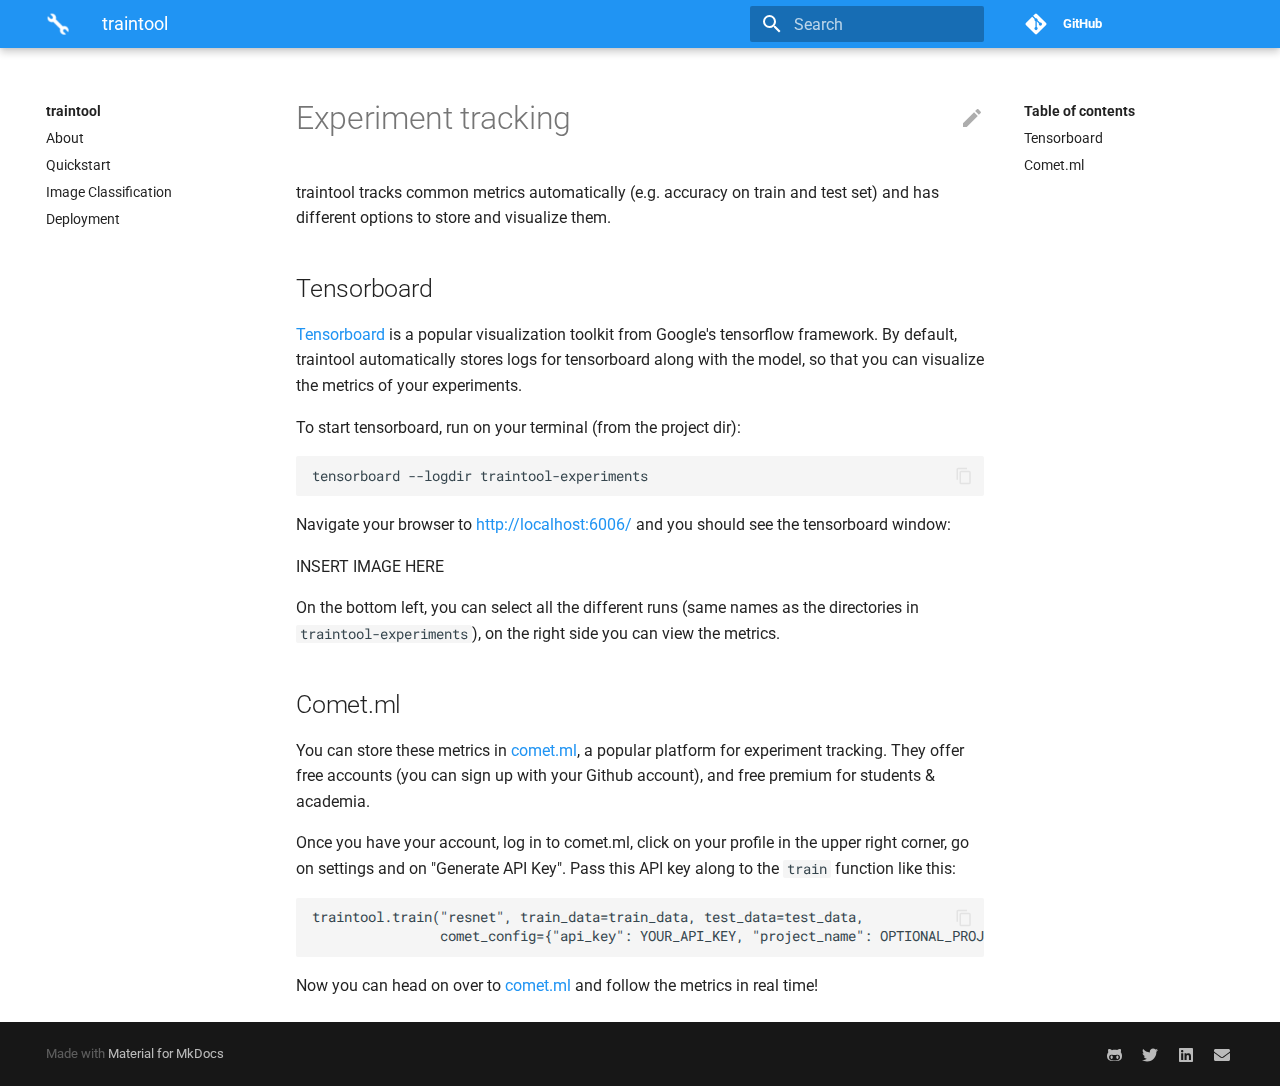
<file: tutorial/experiment-tracking/index.html>
<!doctype html>
<html lang="en" class="no-js">
  <head>
    
      <meta charset="utf-8">
      <meta name="viewport" content="width=device-width,initial-scale=1">
      
        <meta name="description" content="Machine learning in one line of code">
      
      
      
        <meta name="author" content="Johannes Rieke">
      
      
        <link rel="canonical" href="https://traintool.jrieke.com/tutorial/experiment-tracking/">
      
      <link rel="shortcut icon" href="../../assets/favicon.ico">
      <meta name="generator" content="mkdocs-1.1.2, mkdocs-material-7.0.5">
    
    
      
        <title>Experiment tracking - traintool</title>
      
    
    
      <link rel="stylesheet" href="../../assets/stylesheets/main.77f3fd56.min.css">
      
        
        <link rel="stylesheet" href="../../assets/stylesheets/palette.7fa14f5b.min.css">
        
          
          
          <meta name="theme-color" content="#2094f3">
        
      
    
    
    
      
        
        <link rel="preconnect" href="https://fonts.gstatic.com" crossorigin>
        <link rel="stylesheet" href="https://fonts.googleapis.com/css?family=Roboto:300,400,400i,700%7CRoboto+Mono&display=fallback">
        <style>:root{--md-text-font-family:"Roboto";--md-code-font-family:"Roboto Mono"}</style>
      
    
    
    
      <link rel="stylesheet" href="../../css/ansi-colours.css">
    
      <link rel="stylesheet" href="../../css/pandas-dataframe.css">
    
    
      
    
    
  </head>
  
  
    
    
    
    
    
    <body dir="ltr" data-md-color-scheme="" data-md-color-primary="blue" data-md-color-accent="deep-purple">
      
  
    
    <input class="md-toggle" data-md-toggle="drawer" type="checkbox" id="__drawer" autocomplete="off">
    <input class="md-toggle" data-md-toggle="search" type="checkbox" id="__search" autocomplete="off">
    <label class="md-overlay" for="__drawer"></label>
    <div data-md-component="skip">
      
        
        <a href="#experiment-tracking" class="md-skip">
          Skip to content
        </a>
      
    </div>
    <div data-md-component="announce">
      
    </div>
    
      

<header class="md-header" data-md-component="header">
  <nav class="md-header__inner md-grid" aria-label="Header">
    <a href="https://traintool.jrieke.com/" title="traintool" class="md-header__button md-logo" aria-label="traintool">
      
  <img src="../../assets/logo-white.png" alt="logo">

    </a>
    <label class="md-header__button md-icon" for="__drawer">
      <svg xmlns="http://www.w3.org/2000/svg" viewBox="0 0 24 24"><path d="M3 6h18v2H3V6m0 5h18v2H3v-2m0 5h18v2H3v-2z"/></svg>
    </label>
    <div class="md-header__title" data-md-component="header-title">
      <div class="md-header__ellipsis">
        <div class="md-header__topic">
          <span class="md-ellipsis">
            traintool
          </span>
        </div>
        <div class="md-header__topic" data-md-component="header-topic">
          <span class="md-ellipsis">
            
              Experiment tracking
            
          </span>
        </div>
      </div>
    </div>
    <div class="md-header__options">
      
    </div>
    
      <label class="md-header__button md-icon" for="__search">
        <svg xmlns="http://www.w3.org/2000/svg" viewBox="0 0 24 24"><path d="M9.5 3A6.5 6.5 0 0 1 16 9.5c0 1.61-.59 3.09-1.56 4.23l.27.27h.79l5 5-1.5 1.5-5-5v-.79l-.27-.27A6.516 6.516 0 0 1 9.5 16 6.5 6.5 0 0 1 3 9.5 6.5 6.5 0 0 1 9.5 3m0 2C7 5 5 7 5 9.5S7 14 9.5 14 14 12 14 9.5 12 5 9.5 5z"/></svg>
      </label>
      
<div class="md-search" data-md-component="search" role="dialog">
  <label class="md-search__overlay" for="__search"></label>
  <div class="md-search__inner" role="search">
    <form class="md-search__form" name="search">
      <input type="text" class="md-search__input" name="query" aria-label="Search" placeholder="Search" autocapitalize="off" autocorrect="off" autocomplete="off" spellcheck="false" data-md-component="search-query" data-md-state="active" required>
      <label class="md-search__icon md-icon" for="__search">
        <svg xmlns="http://www.w3.org/2000/svg" viewBox="0 0 24 24"><path d="M9.5 3A6.5 6.5 0 0 1 16 9.5c0 1.61-.59 3.09-1.56 4.23l.27.27h.79l5 5-1.5 1.5-5-5v-.79l-.27-.27A6.516 6.516 0 0 1 9.5 16 6.5 6.5 0 0 1 3 9.5 6.5 6.5 0 0 1 9.5 3m0 2C7 5 5 7 5 9.5S7 14 9.5 14 14 12 14 9.5 12 5 9.5 5z"/></svg>
        <svg xmlns="http://www.w3.org/2000/svg" viewBox="0 0 24 24"><path d="M20 11v2H8l5.5 5.5-1.42 1.42L4.16 12l7.92-7.92L13.5 5.5 8 11h12z"/></svg>
      </label>
      <button type="reset" class="md-search__icon md-icon" aria-label="Clear" tabindex="-1">
        <svg xmlns="http://www.w3.org/2000/svg" viewBox="0 0 24 24"><path d="M19 6.41L17.59 5 12 10.59 6.41 5 5 6.41 10.59 12 5 17.59 6.41 19 12 13.41 17.59 19 19 17.59 13.41 12 19 6.41z"/></svg>
      </button>
    </form>
    <div class="md-search__output">
      <div class="md-search__scrollwrap" data-md-scrollfix>
        <div class="md-search-result" data-md-component="search-result">
          <div class="md-search-result__meta">
            Initializing search
          </div>
          <ol class="md-search-result__list"></ol>
        </div>
      </div>
    </div>
  </div>
</div>
    
    
      <div class="md-header__source">
        
<a href="https://github.com/jrieke/traintool/" title="Go to repository" class="md-source" data-md-component="source">
  <div class="md-source__icon md-icon">
    
    <svg xmlns="http://www.w3.org/2000/svg" viewBox="0 0 448 512"><path d="M439.55 236.05L244 40.45a28.87 28.87 0 0 0-40.81 0l-40.66 40.63 51.52 51.52c27.06-9.14 52.68 16.77 43.39 43.68l49.66 49.66c34.23-11.8 61.18 31 35.47 56.69-26.49 26.49-70.21-2.87-56-37.34L240.22 199v121.85c25.3 12.54 22.26 41.85 9.08 55a34.34 34.34 0 0 1-48.55 0c-17.57-17.6-11.07-46.91 11.25-56v-123c-20.8-8.51-24.6-30.74-18.64-45L142.57 101 8.45 235.14a28.86 28.86 0 0 0 0 40.81l195.61 195.6a28.86 28.86 0 0 0 40.8 0l194.69-194.69a28.86 28.86 0 0 0 0-40.81z"/></svg>
  </div>
  <div class="md-source__repository">
    GitHub
  </div>
</a>
      </div>
    
  </nav>
</header>
    
    <div class="md-container" data-md-component="container">
      
      
        
      
      <main class="md-main" data-md-component="main">
        <div class="md-main__inner md-grid">
          
            
              
              <div class="md-sidebar md-sidebar--primary" data-md-component="sidebar" data-md-type="navigation" >
                <div class="md-sidebar__scrollwrap">
                  <div class="md-sidebar__inner">
                    




<nav class="md-nav md-nav--primary" aria-label="Navigation" data-md-level="0">
  <label class="md-nav__title" for="__drawer">
    <a href="https://traintool.jrieke.com/" title="traintool" class="md-nav__button md-logo" aria-label="traintool">
      
  <img src="../../assets/logo-white.png" alt="logo">

    </a>
    traintool
  </label>
  
    <div class="md-nav__source">
      
<a href="https://github.com/jrieke/traintool/" title="Go to repository" class="md-source" data-md-component="source">
  <div class="md-source__icon md-icon">
    
    <svg xmlns="http://www.w3.org/2000/svg" viewBox="0 0 448 512"><path d="M439.55 236.05L244 40.45a28.87 28.87 0 0 0-40.81 0l-40.66 40.63 51.52 51.52c27.06-9.14 52.68 16.77 43.39 43.68l49.66 49.66c34.23-11.8 61.18 31 35.47 56.69-26.49 26.49-70.21-2.87-56-37.34L240.22 199v121.85c25.3 12.54 22.26 41.85 9.08 55a34.34 34.34 0 0 1-48.55 0c-17.57-17.6-11.07-46.91 11.25-56v-123c-20.8-8.51-24.6-30.74-18.64-45L142.57 101 8.45 235.14a28.86 28.86 0 0 0 0 40.81l195.61 195.6a28.86 28.86 0 0 0 40.8 0l194.69-194.69a28.86 28.86 0 0 0 0-40.81z"/></svg>
  </div>
  <div class="md-source__repository">
    GitHub
  </div>
</a>
    </div>
  
  <ul class="md-nav__list" data-md-scrollfix>
    
      
      
      

  
  
  
    <li class="md-nav__item">
      <a href="../.." class="md-nav__link">
        About
      </a>
    </li>
  

    
      
      
      

  
  
  
    <li class="md-nav__item">
      <a href="../quickstart/" class="md-nav__link">
        Quickstart
      </a>
    </li>
  

    
      
      
      

  
  
  
    <li class="md-nav__item">
      <a href="../../models/image-classification/" class="md-nav__link">
        Image Classification
      </a>
    </li>
  

    
      
      
      

  
  
  
    <li class="md-nav__item">
      <a href="../deployment/" class="md-nav__link">
        Deployment
      </a>
    </li>
  

    
  </ul>
</nav>
                  </div>
                </div>
              </div>
            
            
              
              <div class="md-sidebar md-sidebar--secondary" data-md-component="sidebar" data-md-type="toc" >
                <div class="md-sidebar__scrollwrap">
                  <div class="md-sidebar__inner">
                    
<nav class="md-nav md-nav--secondary" aria-label="Table of contents">
  
  
    
  
  
    <label class="md-nav__title" for="__toc">
      <span class="md-nav__icon md-icon"></span>
      Table of contents
    </label>
    <ul class="md-nav__list" data-md-component="toc" data-md-scrollfix>
      
        <li class="md-nav__item">
  <a href="#tensorboard" class="md-nav__link">
    Tensorboard
  </a>
  
</li>
      
        <li class="md-nav__item">
  <a href="#cometml" class="md-nav__link">
    Comet.ml
  </a>
  
</li>
      
    </ul>
  
</nav>
                  </div>
                </div>
              </div>
            
          
          <div class="md-content" data-md-component="content">
            <article class="md-content__inner md-typeset">
              
                
                  <a href="https://github.com/jrieke/traintool/edit/master/docs/tutorial/experiment-tracking.md" title="Edit this page" class="md-content__button md-icon">
                    <svg xmlns="http://www.w3.org/2000/svg" viewBox="0 0 24 24"><path d="M20.71 7.04c.39-.39.39-1.04 0-1.41l-2.34-2.34c-.37-.39-1.02-.39-1.41 0l-1.84 1.83 3.75 3.75M3 17.25V21h3.75L17.81 9.93l-3.75-3.75L3 17.25z"/></svg>
                  </a>
                
                
                <h1 id="experiment-tracking">Experiment tracking<a class="headerlink" href="#experiment-tracking" title="Permanent link">&para;</a></h1>
<p>traintool tracks common metrics automatically (e.g. accuracy on train and test set)
and has different options to store and visualize them. </p>
<h2 id="tensorboard">Tensorboard<a class="headerlink" href="#tensorboard" title="Permanent link">&para;</a></h2>
<p><a href="https://www.tensorflow.org/tensorboard">Tensorboard</a> is a popular visualization toolkit from Google's tensorflow framework. By default, traintool automatically stores logs for tensorboard along with the model, so that you can visualize the metrics of your experiments.</p>
<p>To start tensorboard, run on your terminal (from the project dir):</p>
<div class="codehilite"><pre><span></span><code>tensorboard --logdir traintool-experiments
</code></pre></div>

<p>Navigate your browser to <a href="http://localhost:6006/">http://localhost:6006/</a> and you should see the tensorboard window:</p>
<p>INSERT IMAGE HERE</p>
<p>On the bottom left, you can select all the different runs (same names as the directories in <code>traintool-experiments</code>), on the right side you can view the metrics. </p>
<h2 id="cometml">Comet.ml<a class="headerlink" href="#cometml" title="Permanent link">&para;</a></h2>
<p>You can store these metrics in <a href="https://www.comet.ml/">comet.ml</a>, a popular platform 
for experiment tracking. They offer free accounts (you can sign up with your Github 
account), and free premium for students &amp; academia. </p>
<p>Once you have your account, log in to comet.ml, click on your profile in the upper 
right corner, go on settings and on "Generate API Key". Pass this API key along to the 
<code>train</code> function like this:</p>
<div class="codehilite"><pre><span></span><code><span class="n">traintool</span><span class="o">.</span><span class="n">train</span><span class="p">(</span><span class="s2">&quot;resnet&quot;</span><span class="p">,</span> <span class="n">train_data</span><span class="o">=</span><span class="n">train_data</span><span class="p">,</span> <span class="n">test_data</span><span class="o">=</span><span class="n">test_data</span><span class="p">,</span> 
                <span class="n">comet_config</span><span class="o">=</span><span class="p">{</span><span class="s2">&quot;api_key&quot;</span><span class="p">:</span> <span class="n">YOUR_API_KEY</span><span class="p">,</span> <span class="s2">&quot;project_name&quot;</span><span class="p">:</span> <span class="n">OPTIONAL_PROJECT_NAME</span><span class="p">})</span>
</code></pre></div>

<p>Now you can head on over to <a href="https://www.comet.ml/">comet.ml</a> and follow the metrics in 
real time!</p>
                
              
              
                


              
            </article>
          </div>
        </div>
      </main>
      
        
<footer class="md-footer">
  
  <div class="md-footer-meta md-typeset">
    <div class="md-footer-meta__inner md-grid">
      <div class="md-footer-copyright">
        
        Made with
        <a href="https://squidfunk.github.io/mkdocs-material/" target="_blank" rel="noopener">
          Material for MkDocs
        </a>
        
      </div>
      
  <div class="md-footer-social">
    
      
      
        
        
      
      <a href="https://github.com/jrieke" target="_blank" rel="noopener" title="github.com" class="md-footer-social__link">
        <svg xmlns="http://www.w3.org/2000/svg" viewBox="0 0 480 512"><path d="M186.1 328.7c0 20.9-10.9 55.1-36.7 55.1s-36.7-34.2-36.7-55.1 10.9-55.1 36.7-55.1 36.7 34.2 36.7 55.1zM480 278.2c0 31.9-3.2 65.7-17.5 95-37.9 76.6-142.1 74.8-216.7 74.8-75.8 0-186.2 2.7-225.6-74.8-14.6-29-20.2-63.1-20.2-95 0-41.9 13.9-81.5 41.5-113.6-5.2-15.8-7.7-32.4-7.7-48.8 0-21.5 4.9-32.3 14.6-51.8 45.3 0 74.3 9 108.8 36 29-6.9 58.8-10 88.7-10 27 0 54.2 2.9 80.4 9.2 34-26.7 63-35.2 107.8-35.2 9.8 19.5 14.6 30.3 14.6 51.8 0 16.4-2.6 32.7-7.7 48.2 27.5 32.4 39 72.3 39 114.2zm-64.3 50.5c0-43.9-26.7-82.6-73.5-82.6-18.9 0-37 3.4-56 6-14.9 2.3-29.8 3.2-45.1 3.2-15.2 0-30.1-.9-45.1-3.2-18.7-2.6-37-6-56-6-46.8 0-73.5 38.7-73.5 82.6 0 87.8 80.4 101.3 150.4 101.3h48.2c70.3 0 150.6-13.4 150.6-101.3zm-82.6-55.1c-25.8 0-36.7 34.2-36.7 55.1s10.9 55.1 36.7 55.1 36.7-34.2 36.7-55.1-10.9-55.1-36.7-55.1z"/></svg>
      </a>
    
      
      
        
        
      
      <a href="https://twitter.com/jrieke" target="_blank" rel="noopener" title="twitter.com" class="md-footer-social__link">
        <svg xmlns="http://www.w3.org/2000/svg" viewBox="0 0 512 512"><path d="M459.37 151.716c.325 4.548.325 9.097.325 13.645 0 138.72-105.583 298.558-298.558 298.558-59.452 0-114.68-17.219-161.137-47.106 8.447.974 16.568 1.299 25.34 1.299 49.055 0 94.213-16.568 130.274-44.832-46.132-.975-84.792-31.188-98.112-72.772 6.498.974 12.995 1.624 19.818 1.624 9.421 0 18.843-1.3 27.614-3.573-48.081-9.747-84.143-51.98-84.143-102.985v-1.299c13.969 7.797 30.214 12.67 47.431 13.319-28.264-18.843-46.781-51.005-46.781-87.391 0-19.492 5.197-37.36 14.294-52.954 51.655 63.675 129.3 105.258 216.365 109.807-1.624-7.797-2.599-15.918-2.599-24.04 0-57.828 46.782-104.934 104.934-104.934 30.213 0 57.502 12.67 76.67 33.137 23.715-4.548 46.456-13.32 66.599-25.34-7.798 24.366-24.366 44.833-46.132 57.827 21.117-2.273 41.584-8.122 60.426-16.243-14.292 20.791-32.161 39.308-52.628 54.253z"/></svg>
      </a>
    
      
      
        
        
      
      <a href="https://www.linkedin.com/in/johannesrieke/" target="_blank" rel="noopener" title="www.linkedin.com" class="md-footer-social__link">
        <svg xmlns="http://www.w3.org/2000/svg" viewBox="0 0 448 512"><path d="M416 32H31.9C14.3 32 0 46.5 0 64.3v383.4C0 465.5 14.3 480 31.9 480H416c17.6 0 32-14.5 32-32.3V64.3c0-17.8-14.4-32.3-32-32.3zM135.4 416H69V202.2h66.5V416zm-33.2-243c-21.3 0-38.5-17.3-38.5-38.5S80.9 96 102.2 96c21.2 0 38.5 17.3 38.5 38.5 0 21.3-17.2 38.5-38.5 38.5zm282.1 243h-66.4V312c0-24.8-.5-56.7-34.5-56.7-34.6 0-39.9 27-39.9 54.9V416h-66.4V202.2h63.7v29.2h.9c8.9-16.8 30.6-34.5 62.9-34.5 67.2 0 79.7 44.3 79.7 101.9V416z"/></svg>
      </a>
    
      
      
      <a href="mailto:johannes.rieke@gmail.com" target="_blank" rel="noopener" title="" class="md-footer-social__link">
        <svg xmlns="http://www.w3.org/2000/svg" viewBox="0 0 512 512"><path d="M502.3 190.8c3.9-3.1 9.7-.2 9.7 4.7V400c0 26.5-21.5 48-48 48H48c-26.5 0-48-21.5-48-48V195.6c0-5 5.7-7.8 9.7-4.7 22.4 17.4 52.1 39.5 154.1 113.6 21.1 15.4 56.7 47.8 92.2 47.6 35.7.3 72-32.8 92.3-47.6 102-74.1 131.6-96.3 154-113.7zM256 320c23.2.4 56.6-29.2 73.4-41.4 132.7-96.3 142.8-104.7 173.4-128.7 5.8-4.5 9.2-11.5 9.2-18.9v-19c0-26.5-21.5-48-48-48H48C21.5 64 0 85.5 0 112v19c0 7.4 3.4 14.3 9.2 18.9 30.6 23.9 40.7 32.4 173.4 128.7 16.8 12.2 50.2 41.8 73.4 41.4z"/></svg>
      </a>
    
  </div>

    </div>
  </div>
</footer>
      
    </div>
    <div class="md-dialog" data-md-component="dialog">
      <div class="md-dialog__inner md-typeset"></div>
    </div>
    <script id="__config" type="application/json">{"base": "../..", "features": ["tabs", "instant"], "translations": {"clipboard.copy": "Copy to clipboard", "clipboard.copied": "Copied to clipboard", "search.config.lang": "en", "search.config.pipeline": "trimmer, stopWordFilter", "search.config.separator": "[\\s\\-]+", "search.placeholder": "Search", "search.result.placeholder": "Type to start searching", "search.result.none": "No matching documents", "search.result.one": "1 matching document", "search.result.other": "# matching documents", "search.result.more.one": "1 more on this page", "search.result.more.other": "# more on this page", "search.result.term.missing": "Missing"}, "search": "../../assets/javascripts/workers/search.fb4a9340.min.js", "version": null}</script>
    
    
      <script src="../../assets/javascripts/bundle.5cf3e710.min.js"></script>
      
        <script src="../../stylesheets/extra.js"></script>
      
    
  </body>
</html>
</file>
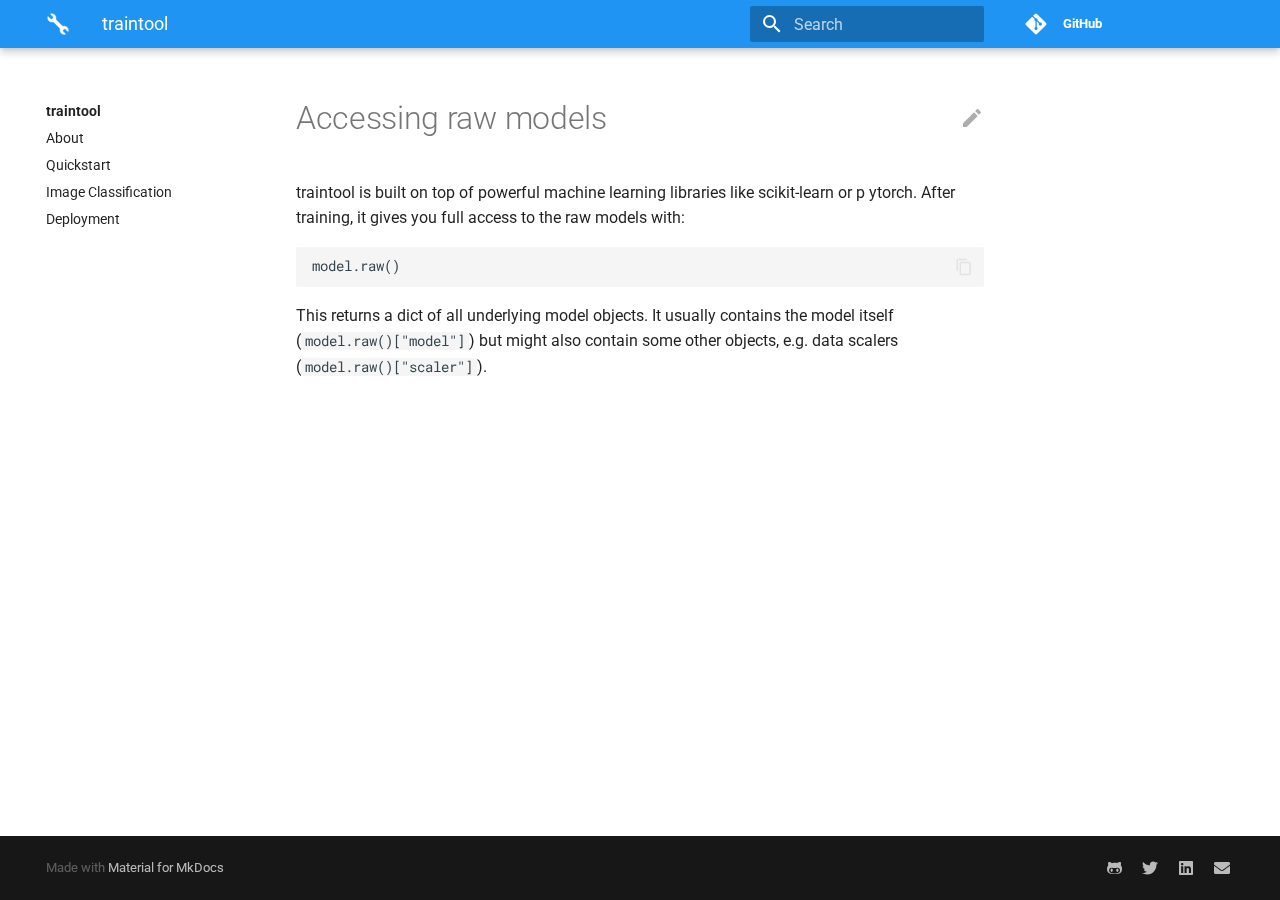
<file: tutorial/raw-models/index.html>
<!doctype html>
<html lang="en" class="no-js">
  <head>
    
      <meta charset="utf-8">
      <meta name="viewport" content="width=device-width,initial-scale=1">
      
        <meta name="description" content="Machine learning in one line of code">
      
      
      
        <meta name="author" content="Johannes Rieke">
      
      
        <link rel="canonical" href="https://traintool.jrieke.com/tutorial/raw-models/">
      
      <link rel="shortcut icon" href="../../assets/favicon.ico">
      <meta name="generator" content="mkdocs-1.1.2, mkdocs-material-7.0.5">
    
    
      
        <title>Accessing raw models - traintool</title>
      
    
    
      <link rel="stylesheet" href="../../assets/stylesheets/main.77f3fd56.min.css">
      
        
        <link rel="stylesheet" href="../../assets/stylesheets/palette.7fa14f5b.min.css">
        
          
          
          <meta name="theme-color" content="#2094f3">
        
      
    
    
    
      
        
        <link rel="preconnect" href="https://fonts.gstatic.com" crossorigin>
        <link rel="stylesheet" href="https://fonts.googleapis.com/css?family=Roboto:300,400,400i,700%7CRoboto+Mono&display=fallback">
        <style>:root{--md-text-font-family:"Roboto";--md-code-font-family:"Roboto Mono"}</style>
      
    
    
    
      <link rel="stylesheet" href="../../css/ansi-colours.css">
    
      <link rel="stylesheet" href="../../css/pandas-dataframe.css">
    
    
      
    
    
  </head>
  
  
    
    
    
    
    
    <body dir="ltr" data-md-color-scheme="" data-md-color-primary="blue" data-md-color-accent="deep-purple">
      
  
    
    <input class="md-toggle" data-md-toggle="drawer" type="checkbox" id="__drawer" autocomplete="off">
    <input class="md-toggle" data-md-toggle="search" type="checkbox" id="__search" autocomplete="off">
    <label class="md-overlay" for="__drawer"></label>
    <div data-md-component="skip">
      
        
        <a href="#accessing-raw-models" class="md-skip">
          Skip to content
        </a>
      
    </div>
    <div data-md-component="announce">
      
    </div>
    
      

<header class="md-header" data-md-component="header">
  <nav class="md-header__inner md-grid" aria-label="Header">
    <a href="https://traintool.jrieke.com/" title="traintool" class="md-header__button md-logo" aria-label="traintool">
      
  <img src="../../assets/logo-white.png" alt="logo">

    </a>
    <label class="md-header__button md-icon" for="__drawer">
      <svg xmlns="http://www.w3.org/2000/svg" viewBox="0 0 24 24"><path d="M3 6h18v2H3V6m0 5h18v2H3v-2m0 5h18v2H3v-2z"/></svg>
    </label>
    <div class="md-header__title" data-md-component="header-title">
      <div class="md-header__ellipsis">
        <div class="md-header__topic">
          <span class="md-ellipsis">
            traintool
          </span>
        </div>
        <div class="md-header__topic" data-md-component="header-topic">
          <span class="md-ellipsis">
            
              Accessing raw models
            
          </span>
        </div>
      </div>
    </div>
    <div class="md-header__options">
      
    </div>
    
      <label class="md-header__button md-icon" for="__search">
        <svg xmlns="http://www.w3.org/2000/svg" viewBox="0 0 24 24"><path d="M9.5 3A6.5 6.5 0 0 1 16 9.5c0 1.61-.59 3.09-1.56 4.23l.27.27h.79l5 5-1.5 1.5-5-5v-.79l-.27-.27A6.516 6.516 0 0 1 9.5 16 6.5 6.5 0 0 1 3 9.5 6.5 6.5 0 0 1 9.5 3m0 2C7 5 5 7 5 9.5S7 14 9.5 14 14 12 14 9.5 12 5 9.5 5z"/></svg>
      </label>
      
<div class="md-search" data-md-component="search" role="dialog">
  <label class="md-search__overlay" for="__search"></label>
  <div class="md-search__inner" role="search">
    <form class="md-search__form" name="search">
      <input type="text" class="md-search__input" name="query" aria-label="Search" placeholder="Search" autocapitalize="off" autocorrect="off" autocomplete="off" spellcheck="false" data-md-component="search-query" data-md-state="active" required>
      <label class="md-search__icon md-icon" for="__search">
        <svg xmlns="http://www.w3.org/2000/svg" viewBox="0 0 24 24"><path d="M9.5 3A6.5 6.5 0 0 1 16 9.5c0 1.61-.59 3.09-1.56 4.23l.27.27h.79l5 5-1.5 1.5-5-5v-.79l-.27-.27A6.516 6.516 0 0 1 9.5 16 6.5 6.5 0 0 1 3 9.5 6.5 6.5 0 0 1 9.5 3m0 2C7 5 5 7 5 9.5S7 14 9.5 14 14 12 14 9.5 12 5 9.5 5z"/></svg>
        <svg xmlns="http://www.w3.org/2000/svg" viewBox="0 0 24 24"><path d="M20 11v2H8l5.5 5.5-1.42 1.42L4.16 12l7.92-7.92L13.5 5.5 8 11h12z"/></svg>
      </label>
      <button type="reset" class="md-search__icon md-icon" aria-label="Clear" tabindex="-1">
        <svg xmlns="http://www.w3.org/2000/svg" viewBox="0 0 24 24"><path d="M19 6.41L17.59 5 12 10.59 6.41 5 5 6.41 10.59 12 5 17.59 6.41 19 12 13.41 17.59 19 19 17.59 13.41 12 19 6.41z"/></svg>
      </button>
    </form>
    <div class="md-search__output">
      <div class="md-search__scrollwrap" data-md-scrollfix>
        <div class="md-search-result" data-md-component="search-result">
          <div class="md-search-result__meta">
            Initializing search
          </div>
          <ol class="md-search-result__list"></ol>
        </div>
      </div>
    </div>
  </div>
</div>
    
    
      <div class="md-header__source">
        
<a href="https://github.com/jrieke/traintool/" title="Go to repository" class="md-source" data-md-component="source">
  <div class="md-source__icon md-icon">
    
    <svg xmlns="http://www.w3.org/2000/svg" viewBox="0 0 448 512"><path d="M439.55 236.05L244 40.45a28.87 28.87 0 0 0-40.81 0l-40.66 40.63 51.52 51.52c27.06-9.14 52.68 16.77 43.39 43.68l49.66 49.66c34.23-11.8 61.18 31 35.47 56.69-26.49 26.49-70.21-2.87-56-37.34L240.22 199v121.85c25.3 12.54 22.26 41.85 9.08 55a34.34 34.34 0 0 1-48.55 0c-17.57-17.6-11.07-46.91 11.25-56v-123c-20.8-8.51-24.6-30.74-18.64-45L142.57 101 8.45 235.14a28.86 28.86 0 0 0 0 40.81l195.61 195.6a28.86 28.86 0 0 0 40.8 0l194.69-194.69a28.86 28.86 0 0 0 0-40.81z"/></svg>
  </div>
  <div class="md-source__repository">
    GitHub
  </div>
</a>
      </div>
    
  </nav>
</header>
    
    <div class="md-container" data-md-component="container">
      
      
        
      
      <main class="md-main" data-md-component="main">
        <div class="md-main__inner md-grid">
          
            
              
              <div class="md-sidebar md-sidebar--primary" data-md-component="sidebar" data-md-type="navigation" >
                <div class="md-sidebar__scrollwrap">
                  <div class="md-sidebar__inner">
                    




<nav class="md-nav md-nav--primary" aria-label="Navigation" data-md-level="0">
  <label class="md-nav__title" for="__drawer">
    <a href="https://traintool.jrieke.com/" title="traintool" class="md-nav__button md-logo" aria-label="traintool">
      
  <img src="../../assets/logo-white.png" alt="logo">

    </a>
    traintool
  </label>
  
    <div class="md-nav__source">
      
<a href="https://github.com/jrieke/traintool/" title="Go to repository" class="md-source" data-md-component="source">
  <div class="md-source__icon md-icon">
    
    <svg xmlns="http://www.w3.org/2000/svg" viewBox="0 0 448 512"><path d="M439.55 236.05L244 40.45a28.87 28.87 0 0 0-40.81 0l-40.66 40.63 51.52 51.52c27.06-9.14 52.68 16.77 43.39 43.68l49.66 49.66c34.23-11.8 61.18 31 35.47 56.69-26.49 26.49-70.21-2.87-56-37.34L240.22 199v121.85c25.3 12.54 22.26 41.85 9.08 55a34.34 34.34 0 0 1-48.55 0c-17.57-17.6-11.07-46.91 11.25-56v-123c-20.8-8.51-24.6-30.74-18.64-45L142.57 101 8.45 235.14a28.86 28.86 0 0 0 0 40.81l195.61 195.6a28.86 28.86 0 0 0 40.8 0l194.69-194.69a28.86 28.86 0 0 0 0-40.81z"/></svg>
  </div>
  <div class="md-source__repository">
    GitHub
  </div>
</a>
    </div>
  
  <ul class="md-nav__list" data-md-scrollfix>
    
      
      
      

  
  
  
    <li class="md-nav__item">
      <a href="../.." class="md-nav__link">
        About
      </a>
    </li>
  

    
      
      
      

  
  
  
    <li class="md-nav__item">
      <a href="../quickstart/" class="md-nav__link">
        Quickstart
      </a>
    </li>
  

    
      
      
      

  
  
  
    <li class="md-nav__item">
      <a href="../../models/image-classification/" class="md-nav__link">
        Image Classification
      </a>
    </li>
  

    
      
      
      

  
  
  
    <li class="md-nav__item">
      <a href="../deployment/" class="md-nav__link">
        Deployment
      </a>
    </li>
  

    
  </ul>
</nav>
                  </div>
                </div>
              </div>
            
            
              
              <div class="md-sidebar md-sidebar--secondary" data-md-component="sidebar" data-md-type="toc" >
                <div class="md-sidebar__scrollwrap">
                  <div class="md-sidebar__inner">
                    
<nav class="md-nav md-nav--secondary" aria-label="Table of contents">
  
  
    
  
  
</nav>
                  </div>
                </div>
              </div>
            
          
          <div class="md-content" data-md-component="content">
            <article class="md-content__inner md-typeset">
              
                
                  <a href="https://github.com/jrieke/traintool/edit/master/docs/tutorial/raw-models.md" title="Edit this page" class="md-content__button md-icon">
                    <svg xmlns="http://www.w3.org/2000/svg" viewBox="0 0 24 24"><path d="M20.71 7.04c.39-.39.39-1.04 0-1.41l-2.34-2.34c-.37-.39-1.02-.39-1.41 0l-1.84 1.83 3.75 3.75M3 17.25V21h3.75L17.81 9.93l-3.75-3.75L3 17.25z"/></svg>
                  </a>
                
                
                <h1 id="accessing-raw-models">Accessing raw models<a class="headerlink" href="#accessing-raw-models" title="Permanent link">&para;</a></h1>
<p>traintool is built on top of powerful machine learning libraries like scikit-learn or p
ytorch. After training, it gives you full access to the raw models with: </p>
<div class="codehilite"><pre><span></span><code><span class="n">model</span><span class="o">.</span><span class="n">raw</span><span class="p">()</span>
</code></pre></div>

<p>This returns a dict of all underlying model objects. It usually contains the model 
itself (<code>model.raw()["model"]</code>) but might also contain some other 
objects, e.g. data scalers (<code>model.raw()["scaler"]</code>).</p>
                
              
              
                


              
            </article>
          </div>
        </div>
      </main>
      
        
<footer class="md-footer">
  
  <div class="md-footer-meta md-typeset">
    <div class="md-footer-meta__inner md-grid">
      <div class="md-footer-copyright">
        
        Made with
        <a href="https://squidfunk.github.io/mkdocs-material/" target="_blank" rel="noopener">
          Material for MkDocs
        </a>
        
      </div>
      
  <div class="md-footer-social">
    
      
      
        
        
      
      <a href="https://github.com/jrieke" target="_blank" rel="noopener" title="github.com" class="md-footer-social__link">
        <svg xmlns="http://www.w3.org/2000/svg" viewBox="0 0 480 512"><path d="M186.1 328.7c0 20.9-10.9 55.1-36.7 55.1s-36.7-34.2-36.7-55.1 10.9-55.1 36.7-55.1 36.7 34.2 36.7 55.1zM480 278.2c0 31.9-3.2 65.7-17.5 95-37.9 76.6-142.1 74.8-216.7 74.8-75.8 0-186.2 2.7-225.6-74.8-14.6-29-20.2-63.1-20.2-95 0-41.9 13.9-81.5 41.5-113.6-5.2-15.8-7.7-32.4-7.7-48.8 0-21.5 4.9-32.3 14.6-51.8 45.3 0 74.3 9 108.8 36 29-6.9 58.8-10 88.7-10 27 0 54.2 2.9 80.4 9.2 34-26.7 63-35.2 107.8-35.2 9.8 19.5 14.6 30.3 14.6 51.8 0 16.4-2.6 32.7-7.7 48.2 27.5 32.4 39 72.3 39 114.2zm-64.3 50.5c0-43.9-26.7-82.6-73.5-82.6-18.9 0-37 3.4-56 6-14.9 2.3-29.8 3.2-45.1 3.2-15.2 0-30.1-.9-45.1-3.2-18.7-2.6-37-6-56-6-46.8 0-73.5 38.7-73.5 82.6 0 87.8 80.4 101.3 150.4 101.3h48.2c70.3 0 150.6-13.4 150.6-101.3zm-82.6-55.1c-25.8 0-36.7 34.2-36.7 55.1s10.9 55.1 36.7 55.1 36.7-34.2 36.7-55.1-10.9-55.1-36.7-55.1z"/></svg>
      </a>
    
      
      
        
        
      
      <a href="https://twitter.com/jrieke" target="_blank" rel="noopener" title="twitter.com" class="md-footer-social__link">
        <svg xmlns="http://www.w3.org/2000/svg" viewBox="0 0 512 512"><path d="M459.37 151.716c.325 4.548.325 9.097.325 13.645 0 138.72-105.583 298.558-298.558 298.558-59.452 0-114.68-17.219-161.137-47.106 8.447.974 16.568 1.299 25.34 1.299 49.055 0 94.213-16.568 130.274-44.832-46.132-.975-84.792-31.188-98.112-72.772 6.498.974 12.995 1.624 19.818 1.624 9.421 0 18.843-1.3 27.614-3.573-48.081-9.747-84.143-51.98-84.143-102.985v-1.299c13.969 7.797 30.214 12.67 47.431 13.319-28.264-18.843-46.781-51.005-46.781-87.391 0-19.492 5.197-37.36 14.294-52.954 51.655 63.675 129.3 105.258 216.365 109.807-1.624-7.797-2.599-15.918-2.599-24.04 0-57.828 46.782-104.934 104.934-104.934 30.213 0 57.502 12.67 76.67 33.137 23.715-4.548 46.456-13.32 66.599-25.34-7.798 24.366-24.366 44.833-46.132 57.827 21.117-2.273 41.584-8.122 60.426-16.243-14.292 20.791-32.161 39.308-52.628 54.253z"/></svg>
      </a>
    
      
      
        
        
      
      <a href="https://www.linkedin.com/in/johannesrieke/" target="_blank" rel="noopener" title="www.linkedin.com" class="md-footer-social__link">
        <svg xmlns="http://www.w3.org/2000/svg" viewBox="0 0 448 512"><path d="M416 32H31.9C14.3 32 0 46.5 0 64.3v383.4C0 465.5 14.3 480 31.9 480H416c17.6 0 32-14.5 32-32.3V64.3c0-17.8-14.4-32.3-32-32.3zM135.4 416H69V202.2h66.5V416zm-33.2-243c-21.3 0-38.5-17.3-38.5-38.5S80.9 96 102.2 96c21.2 0 38.5 17.3 38.5 38.5 0 21.3-17.2 38.5-38.5 38.5zm282.1 243h-66.4V312c0-24.8-.5-56.7-34.5-56.7-34.6 0-39.9 27-39.9 54.9V416h-66.4V202.2h63.7v29.2h.9c8.9-16.8 30.6-34.5 62.9-34.5 67.2 0 79.7 44.3 79.7 101.9V416z"/></svg>
      </a>
    
      
      
      <a href="mailto:johannes.rieke@gmail.com" target="_blank" rel="noopener" title="" class="md-footer-social__link">
        <svg xmlns="http://www.w3.org/2000/svg" viewBox="0 0 512 512"><path d="M502.3 190.8c3.9-3.1 9.7-.2 9.7 4.7V400c0 26.5-21.5 48-48 48H48c-26.5 0-48-21.5-48-48V195.6c0-5 5.7-7.8 9.7-4.7 22.4 17.4 52.1 39.5 154.1 113.6 21.1 15.4 56.7 47.8 92.2 47.6 35.7.3 72-32.8 92.3-47.6 102-74.1 131.6-96.3 154-113.7zM256 320c23.2.4 56.6-29.2 73.4-41.4 132.7-96.3 142.8-104.7 173.4-128.7 5.8-4.5 9.2-11.5 9.2-18.9v-19c0-26.5-21.5-48-48-48H48C21.5 64 0 85.5 0 112v19c0 7.4 3.4 14.3 9.2 18.9 30.6 23.9 40.7 32.4 173.4 128.7 16.8 12.2 50.2 41.8 73.4 41.4z"/></svg>
      </a>
    
  </div>

    </div>
  </div>
</footer>
      
    </div>
    <div class="md-dialog" data-md-component="dialog">
      <div class="md-dialog__inner md-typeset"></div>
    </div>
    <script id="__config" type="application/json">{"base": "../..", "features": ["tabs", "instant"], "translations": {"clipboard.copy": "Copy to clipboard", "clipboard.copied": "Copied to clipboard", "search.config.lang": "en", "search.config.pipeline": "trimmer, stopWordFilter", "search.config.separator": "[\\s\\-]+", "search.placeholder": "Search", "search.result.placeholder": "Type to start searching", "search.result.none": "No matching documents", "search.result.one": "1 matching document", "search.result.other": "# matching documents", "search.result.more.one": "1 more on this page", "search.result.more.other": "# more on this page", "search.result.term.missing": "Missing"}, "search": "../../assets/javascripts/workers/search.fb4a9340.min.js", "version": null}</script>
    
    
      <script src="../../assets/javascripts/bundle.5cf3e710.min.js"></script>
      
        <script src="../../stylesheets/extra.js"></script>
      
    
  </body>
</html>
</file>
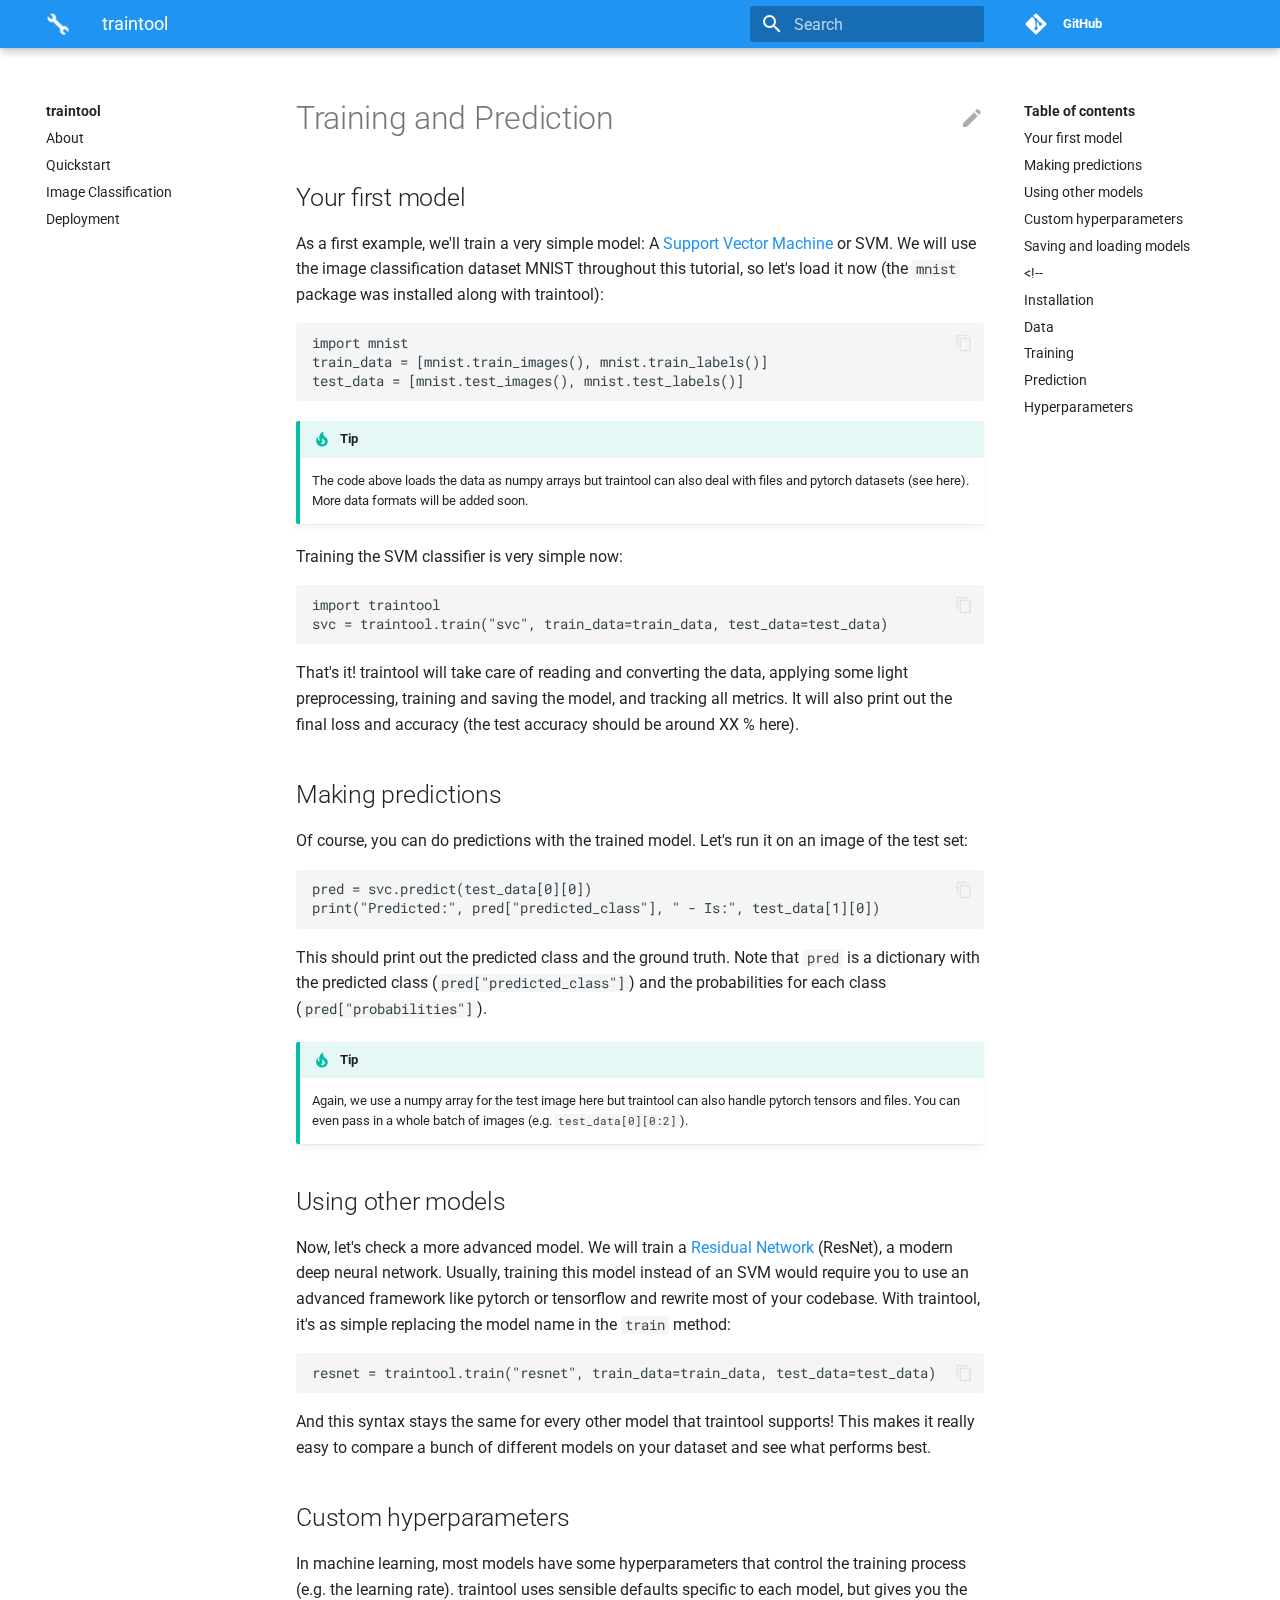
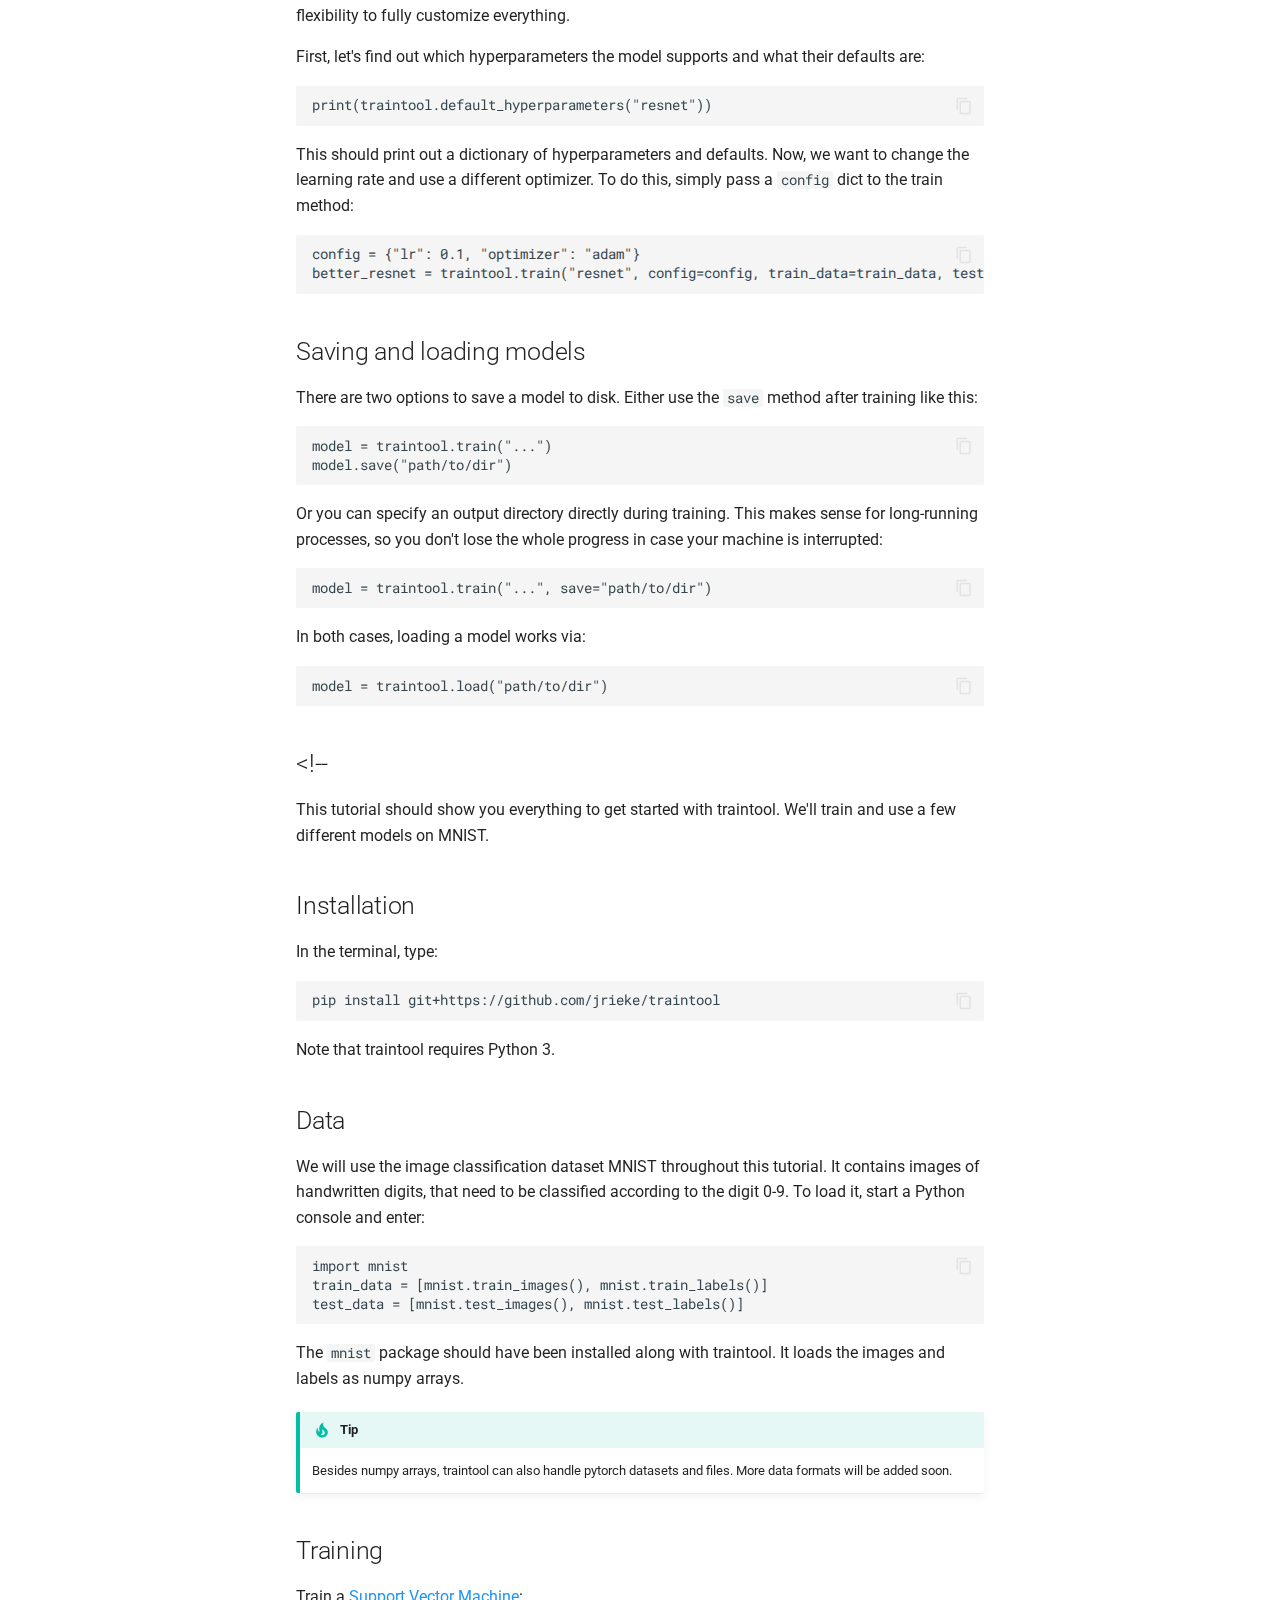
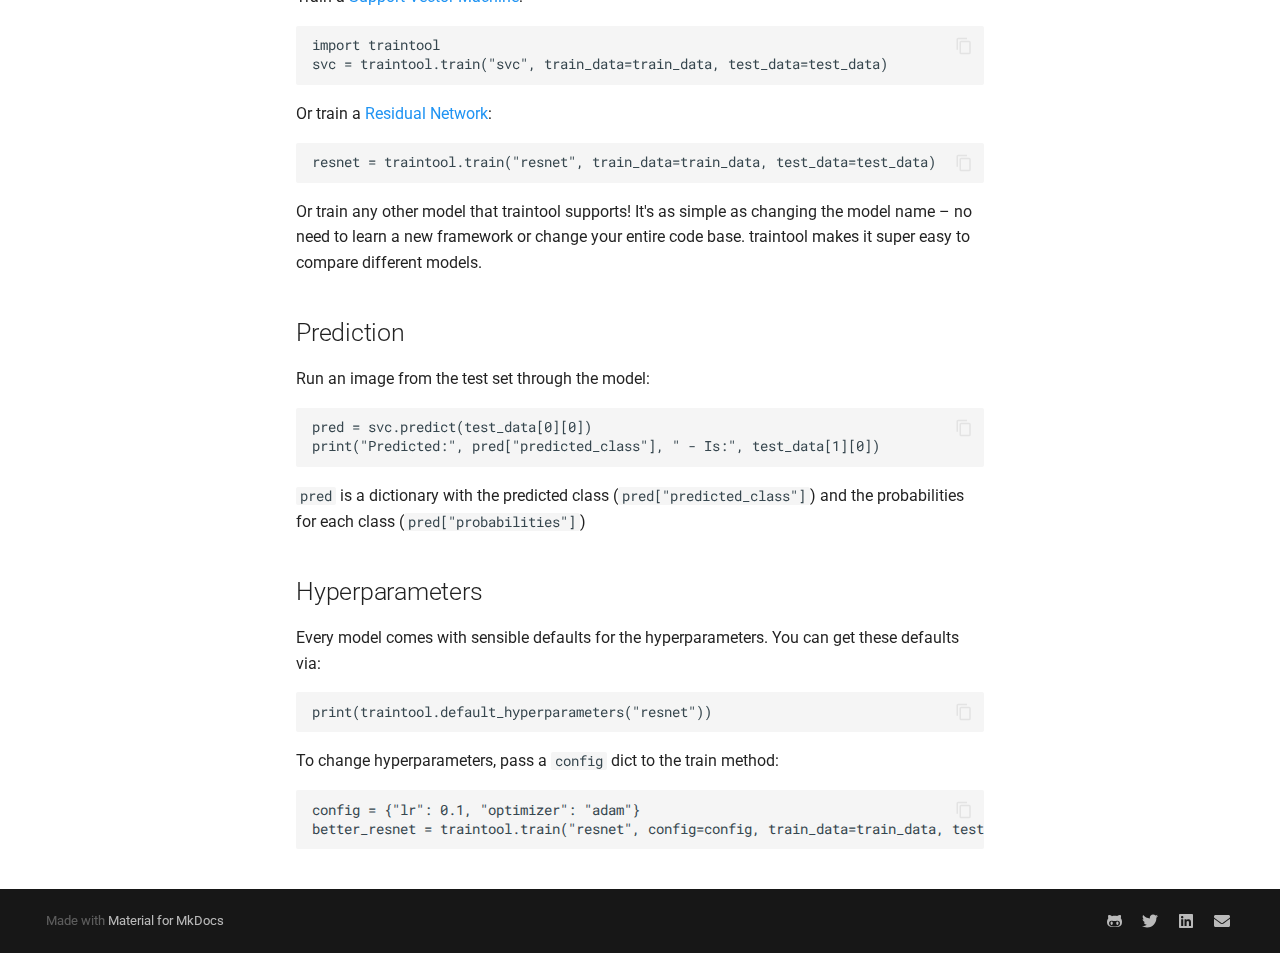
<file: tutorial/training/index.html>
<!doctype html>
<html lang="en" class="no-js">
  <head>
    
      <meta charset="utf-8">
      <meta name="viewport" content="width=device-width,initial-scale=1">
      
        <meta name="description" content="Machine learning in one line of code">
      
      
      
        <meta name="author" content="Johannes Rieke">
      
      
        <link rel="canonical" href="https://traintool.jrieke.com/tutorial/training/">
      
      <link rel="shortcut icon" href="../../assets/favicon.ico">
      <meta name="generator" content="mkdocs-1.1.2, mkdocs-material-7.0.5">
    
    
      
        <title>Training and Prediction - traintool</title>
      
    
    
      <link rel="stylesheet" href="../../assets/stylesheets/main.77f3fd56.min.css">
      
        
        <link rel="stylesheet" href="../../assets/stylesheets/palette.7fa14f5b.min.css">
        
          
          
          <meta name="theme-color" content="#2094f3">
        
      
    
    
    
      
        
        <link rel="preconnect" href="https://fonts.gstatic.com" crossorigin>
        <link rel="stylesheet" href="https://fonts.googleapis.com/css?family=Roboto:300,400,400i,700%7CRoboto+Mono&display=fallback">
        <style>:root{--md-text-font-family:"Roboto";--md-code-font-family:"Roboto Mono"}</style>
      
    
    
    
      <link rel="stylesheet" href="../../css/ansi-colours.css">
    
      <link rel="stylesheet" href="../../css/pandas-dataframe.css">
    
    
      
    
    
  </head>
  
  
    
    
    
    
    
    <body dir="ltr" data-md-color-scheme="" data-md-color-primary="blue" data-md-color-accent="deep-purple">
      
  
    
    <input class="md-toggle" data-md-toggle="drawer" type="checkbox" id="__drawer" autocomplete="off">
    <input class="md-toggle" data-md-toggle="search" type="checkbox" id="__search" autocomplete="off">
    <label class="md-overlay" for="__drawer"></label>
    <div data-md-component="skip">
      
        
        <a href="#training-and-prediction" class="md-skip">
          Skip to content
        </a>
      
    </div>
    <div data-md-component="announce">
      
    </div>
    
      

<header class="md-header" data-md-component="header">
  <nav class="md-header__inner md-grid" aria-label="Header">
    <a href="https://traintool.jrieke.com/" title="traintool" class="md-header__button md-logo" aria-label="traintool">
      
  <img src="../../assets/logo-white.png" alt="logo">

    </a>
    <label class="md-header__button md-icon" for="__drawer">
      <svg xmlns="http://www.w3.org/2000/svg" viewBox="0 0 24 24"><path d="M3 6h18v2H3V6m0 5h18v2H3v-2m0 5h18v2H3v-2z"/></svg>
    </label>
    <div class="md-header__title" data-md-component="header-title">
      <div class="md-header__ellipsis">
        <div class="md-header__topic">
          <span class="md-ellipsis">
            traintool
          </span>
        </div>
        <div class="md-header__topic" data-md-component="header-topic">
          <span class="md-ellipsis">
            
              Training and Prediction
            
          </span>
        </div>
      </div>
    </div>
    <div class="md-header__options">
      
    </div>
    
      <label class="md-header__button md-icon" for="__search">
        <svg xmlns="http://www.w3.org/2000/svg" viewBox="0 0 24 24"><path d="M9.5 3A6.5 6.5 0 0 1 16 9.5c0 1.61-.59 3.09-1.56 4.23l.27.27h.79l5 5-1.5 1.5-5-5v-.79l-.27-.27A6.516 6.516 0 0 1 9.5 16 6.5 6.5 0 0 1 3 9.5 6.5 6.5 0 0 1 9.5 3m0 2C7 5 5 7 5 9.5S7 14 9.5 14 14 12 14 9.5 12 5 9.5 5z"/></svg>
      </label>
      
<div class="md-search" data-md-component="search" role="dialog">
  <label class="md-search__overlay" for="__search"></label>
  <div class="md-search__inner" role="search">
    <form class="md-search__form" name="search">
      <input type="text" class="md-search__input" name="query" aria-label="Search" placeholder="Search" autocapitalize="off" autocorrect="off" autocomplete="off" spellcheck="false" data-md-component="search-query" data-md-state="active" required>
      <label class="md-search__icon md-icon" for="__search">
        <svg xmlns="http://www.w3.org/2000/svg" viewBox="0 0 24 24"><path d="M9.5 3A6.5 6.5 0 0 1 16 9.5c0 1.61-.59 3.09-1.56 4.23l.27.27h.79l5 5-1.5 1.5-5-5v-.79l-.27-.27A6.516 6.516 0 0 1 9.5 16 6.5 6.5 0 0 1 3 9.5 6.5 6.5 0 0 1 9.5 3m0 2C7 5 5 7 5 9.5S7 14 9.5 14 14 12 14 9.5 12 5 9.5 5z"/></svg>
        <svg xmlns="http://www.w3.org/2000/svg" viewBox="0 0 24 24"><path d="M20 11v2H8l5.5 5.5-1.42 1.42L4.16 12l7.92-7.92L13.5 5.5 8 11h12z"/></svg>
      </label>
      <button type="reset" class="md-search__icon md-icon" aria-label="Clear" tabindex="-1">
        <svg xmlns="http://www.w3.org/2000/svg" viewBox="0 0 24 24"><path d="M19 6.41L17.59 5 12 10.59 6.41 5 5 6.41 10.59 12 5 17.59 6.41 19 12 13.41 17.59 19 19 17.59 13.41 12 19 6.41z"/></svg>
      </button>
    </form>
    <div class="md-search__output">
      <div class="md-search__scrollwrap" data-md-scrollfix>
        <div class="md-search-result" data-md-component="search-result">
          <div class="md-search-result__meta">
            Initializing search
          </div>
          <ol class="md-search-result__list"></ol>
        </div>
      </div>
    </div>
  </div>
</div>
    
    
      <div class="md-header__source">
        
<a href="https://github.com/jrieke/traintool/" title="Go to repository" class="md-source" data-md-component="source">
  <div class="md-source__icon md-icon">
    
    <svg xmlns="http://www.w3.org/2000/svg" viewBox="0 0 448 512"><path d="M439.55 236.05L244 40.45a28.87 28.87 0 0 0-40.81 0l-40.66 40.63 51.52 51.52c27.06-9.14 52.68 16.77 43.39 43.68l49.66 49.66c34.23-11.8 61.18 31 35.47 56.69-26.49 26.49-70.21-2.87-56-37.34L240.22 199v121.85c25.3 12.54 22.26 41.85 9.08 55a34.34 34.34 0 0 1-48.55 0c-17.57-17.6-11.07-46.91 11.25-56v-123c-20.8-8.51-24.6-30.74-18.64-45L142.57 101 8.45 235.14a28.86 28.86 0 0 0 0 40.81l195.61 195.6a28.86 28.86 0 0 0 40.8 0l194.69-194.69a28.86 28.86 0 0 0 0-40.81z"/></svg>
  </div>
  <div class="md-source__repository">
    GitHub
  </div>
</a>
      </div>
    
  </nav>
</header>
    
    <div class="md-container" data-md-component="container">
      
      
        
      
      <main class="md-main" data-md-component="main">
        <div class="md-main__inner md-grid">
          
            
              
              <div class="md-sidebar md-sidebar--primary" data-md-component="sidebar" data-md-type="navigation" >
                <div class="md-sidebar__scrollwrap">
                  <div class="md-sidebar__inner">
                    




<nav class="md-nav md-nav--primary" aria-label="Navigation" data-md-level="0">
  <label class="md-nav__title" for="__drawer">
    <a href="https://traintool.jrieke.com/" title="traintool" class="md-nav__button md-logo" aria-label="traintool">
      
  <img src="../../assets/logo-white.png" alt="logo">

    </a>
    traintool
  </label>
  
    <div class="md-nav__source">
      
<a href="https://github.com/jrieke/traintool/" title="Go to repository" class="md-source" data-md-component="source">
  <div class="md-source__icon md-icon">
    
    <svg xmlns="http://www.w3.org/2000/svg" viewBox="0 0 448 512"><path d="M439.55 236.05L244 40.45a28.87 28.87 0 0 0-40.81 0l-40.66 40.63 51.52 51.52c27.06-9.14 52.68 16.77 43.39 43.68l49.66 49.66c34.23-11.8 61.18 31 35.47 56.69-26.49 26.49-70.21-2.87-56-37.34L240.22 199v121.85c25.3 12.54 22.26 41.85 9.08 55a34.34 34.34 0 0 1-48.55 0c-17.57-17.6-11.07-46.91 11.25-56v-123c-20.8-8.51-24.6-30.74-18.64-45L142.57 101 8.45 235.14a28.86 28.86 0 0 0 0 40.81l195.61 195.6a28.86 28.86 0 0 0 40.8 0l194.69-194.69a28.86 28.86 0 0 0 0-40.81z"/></svg>
  </div>
  <div class="md-source__repository">
    GitHub
  </div>
</a>
    </div>
  
  <ul class="md-nav__list" data-md-scrollfix>
    
      
      
      

  
  
  
    <li class="md-nav__item">
      <a href="../.." class="md-nav__link">
        About
      </a>
    </li>
  

    
      
      
      

  
  
  
    <li class="md-nav__item">
      <a href="../quickstart/" class="md-nav__link">
        Quickstart
      </a>
    </li>
  

    
      
      
      

  
  
  
    <li class="md-nav__item">
      <a href="../../models/image-classification/" class="md-nav__link">
        Image Classification
      </a>
    </li>
  

    
      
      
      

  
  
  
    <li class="md-nav__item">
      <a href="../deployment/" class="md-nav__link">
        Deployment
      </a>
    </li>
  

    
  </ul>
</nav>
                  </div>
                </div>
              </div>
            
            
              
              <div class="md-sidebar md-sidebar--secondary" data-md-component="sidebar" data-md-type="toc" >
                <div class="md-sidebar__scrollwrap">
                  <div class="md-sidebar__inner">
                    
<nav class="md-nav md-nav--secondary" aria-label="Table of contents">
  
  
    
  
  
    <label class="md-nav__title" for="__toc">
      <span class="md-nav__icon md-icon"></span>
      Table of contents
    </label>
    <ul class="md-nav__list" data-md-component="toc" data-md-scrollfix>
      
        <li class="md-nav__item">
  <a href="#your-first-model" class="md-nav__link">
    Your first model
  </a>
  
</li>
      
        <li class="md-nav__item">
  <a href="#making-predictions" class="md-nav__link">
    Making predictions
  </a>
  
</li>
      
        <li class="md-nav__item">
  <a href="#using-other-models" class="md-nav__link">
    Using other models
  </a>
  
</li>
      
        <li class="md-nav__item">
  <a href="#custom-hyperparameters" class="md-nav__link">
    Custom hyperparameters
  </a>
  
</li>
      
        <li class="md-nav__item">
  <a href="#saving-and-loading-models" class="md-nav__link">
    Saving and loading models
  </a>
  
</li>
      
        <li class="md-nav__item">
  <a href="#-" class="md-nav__link">
    &lt;!--
  </a>
  
</li>
      
        <li class="md-nav__item">
  <a href="#installation" class="md-nav__link">
    Installation
  </a>
  
</li>
      
        <li class="md-nav__item">
  <a href="#data" class="md-nav__link">
    Data
  </a>
  
</li>
      
        <li class="md-nav__item">
  <a href="#training" class="md-nav__link">
    Training
  </a>
  
</li>
      
        <li class="md-nav__item">
  <a href="#prediction" class="md-nav__link">
    Prediction
  </a>
  
</li>
      
        <li class="md-nav__item">
  <a href="#hyperparameters" class="md-nav__link">
    Hyperparameters
  </a>
  
</li>
      
    </ul>
  
</nav>
                  </div>
                </div>
              </div>
            
          
          <div class="md-content" data-md-component="content">
            <article class="md-content__inner md-typeset">
              
                
                  <a href="https://github.com/jrieke/traintool/edit/master/docs/tutorial/training.md" title="Edit this page" class="md-content__button md-icon">
                    <svg xmlns="http://www.w3.org/2000/svg" viewBox="0 0 24 24"><path d="M20.71 7.04c.39-.39.39-1.04 0-1.41l-2.34-2.34c-.37-.39-1.02-.39-1.41 0l-1.84 1.83 3.75 3.75M3 17.25V21h3.75L17.81 9.93l-3.75-3.75L3 17.25z"/></svg>
                  </a>
                
                
                <h1 id="training-and-prediction">Training and Prediction<a class="headerlink" href="#training-and-prediction" title="Permanent link">&para;</a></h1>
<h2 id="your-first-model">Your first model<a class="headerlink" href="#your-first-model" title="Permanent link">&para;</a></h2>
<p>As a first example, we'll train a very simple model: A 
<a href="https://en.wikipedia.org/wiki/Support_vector_machine">Support Vector Machine</a> or SVM. 
We will use the image classification dataset MNIST throughout this tutorial, so let's 
load it now (the <code>mnist</code> package was installed along with traintool):</p>
<div class="codehilite"><pre><span></span><code><span class="kn">import</span> <span class="nn">mnist</span>
<span class="n">train_data</span> <span class="o">=</span> <span class="p">[</span><span class="n">mnist</span><span class="o">.</span><span class="n">train_images</span><span class="p">(),</span> <span class="n">mnist</span><span class="o">.</span><span class="n">train_labels</span><span class="p">()]</span>
<span class="n">test_data</span> <span class="o">=</span> <span class="p">[</span><span class="n">mnist</span><span class="o">.</span><span class="n">test_images</span><span class="p">(),</span> <span class="n">mnist</span><span class="o">.</span><span class="n">test_labels</span><span class="p">()]</span>
</code></pre></div>

<div class="admonition tip">
<p class="admonition-title">Tip</p>
<p>The code above loads the data as numpy arrays but traintool can also deal with 
files and pytorch datasets (see here). More data formats will be added soon.</p>
</div>
<p>Training the SVM classifier is very simple now:</p>
<div class="codehilite"><pre><span></span><code><span class="kn">import</span> <span class="nn">traintool</span>
<span class="n">svc</span> <span class="o">=</span> <span class="n">traintool</span><span class="o">.</span><span class="n">train</span><span class="p">(</span><span class="s2">&quot;svc&quot;</span><span class="p">,</span> <span class="n">train_data</span><span class="o">=</span><span class="n">train_data</span><span class="p">,</span> <span class="n">test_data</span><span class="o">=</span><span class="n">test_data</span><span class="p">)</span>
</code></pre></div>

<p>That's it! traintool will take care of reading and converting the data, applying some 
light preprocessing, training and saving the model, and tracking all metrics. It will 
also print out the final loss and accuracy (the test accuracy should be around XX % 
here).</p>
<h2 id="making-predictions">Making predictions<a class="headerlink" href="#making-predictions" title="Permanent link">&para;</a></h2>
<p>Of course, you can do predictions with the trained model. Let's run it on an image of 
the test set:</p>
<div class="codehilite"><pre><span></span><code><span class="n">pred</span> <span class="o">=</span> <span class="n">svc</span><span class="o">.</span><span class="n">predict</span><span class="p">(</span><span class="n">test_data</span><span class="p">[</span><span class="mi">0</span><span class="p">][</span><span class="mi">0</span><span class="p">])</span>
<span class="nb">print</span><span class="p">(</span><span class="s2">&quot;Predicted:&quot;</span><span class="p">,</span> <span class="n">pred</span><span class="p">[</span><span class="s2">&quot;predicted_class&quot;</span><span class="p">],</span> <span class="s2">&quot; - Is:&quot;</span><span class="p">,</span> <span class="n">test_data</span><span class="p">[</span><span class="mi">1</span><span class="p">][</span><span class="mi">0</span><span class="p">])</span>
</code></pre></div>

<p>This should print out the predicted class and the ground truth. Note that <code>pred</code> is a 
dictionary with the predicted class (<code>pred["predicted_class"]</code>) and the probabilities 
for each class (<code>pred["probabilities"]</code>).</p>
<div class="admonition tip">
<p class="admonition-title">Tip</p>
<p>Again, we use a numpy array for the test image here but traintool can also handle 
pytorch tensors and files. You can even pass in a whole batch of images 
(e.g. <code>test_data[0][0:2]</code>). </p>
</div>
<h2 id="using-other-models">Using other models<a class="headerlink" href="#using-other-models" title="Permanent link">&para;</a></h2>
<p>Now, let's check a more advanced model. We will train a <a href="https://arxiv.org/abs/1512.03385">Residual Network</a> 
(ResNet), a modern deep neural network. Usually, training this model instead of an SVM 
would require you to use an advanced framework like pytorch or tensorflow and rewrite 
most of your codebase. With traintool, it's as simple replacing the model name in the <code>train</code> method:</p>
<div class="codehilite"><pre><span></span><code><span class="n">resnet</span> <span class="o">=</span> <span class="n">traintool</span><span class="o">.</span><span class="n">train</span><span class="p">(</span><span class="s2">&quot;resnet&quot;</span><span class="p">,</span> <span class="n">train_data</span><span class="o">=</span><span class="n">train_data</span><span class="p">,</span> <span class="n">test_data</span><span class="o">=</span><span class="n">test_data</span><span class="p">)</span>
</code></pre></div>

<p>And this syntax stays the same for every other model that traintool supports! This makes 
it really easy to compare a bunch of different models on your dataset and see what 
performs best. </p>
<h2 id="custom-hyperparameters">Custom hyperparameters<a class="headerlink" href="#custom-hyperparameters" title="Permanent link">&para;</a></h2>
<p>In machine learning, most models have some hyperparameters that control the training 
process (e.g. the learning rate). traintool uses sensible defaults specific to each 
model, but gives you the flexibility to fully customize everything. </p>
<p>First, let's find out which hyperparameters the model supports and what their defaults 
are:</p>
<div class="codehilite"><pre><span></span><code><span class="nb">print</span><span class="p">(</span><span class="n">traintool</span><span class="o">.</span><span class="n">default_hyperparameters</span><span class="p">(</span><span class="s2">&quot;resnet&quot;</span><span class="p">))</span>
</code></pre></div>

<p>This should print out a dictionary of hyperparameters and defaults. Now, we want to 
change the learning rate and use a different optimizer. To do this, simply pass a 
<code>config</code> dict to the train method:</p>
<div class="codehilite"><pre><span></span><code><span class="n">config</span> <span class="o">=</span> <span class="p">{</span><span class="s2">&quot;lr&quot;</span><span class="p">:</span> <span class="mf">0.1</span><span class="p">,</span> <span class="s2">&quot;optimizer&quot;</span><span class="p">:</span> <span class="s2">&quot;adam&quot;</span><span class="p">}</span>
<span class="n">better_resnet</span> <span class="o">=</span> <span class="n">traintool</span><span class="o">.</span><span class="n">train</span><span class="p">(</span><span class="s2">&quot;resnet&quot;</span><span class="p">,</span> <span class="n">config</span><span class="o">=</span><span class="n">config</span><span class="p">,</span> <span class="n">train_data</span><span class="o">=</span><span class="n">train_data</span><span class="p">,</span> <span class="n">test_data</span><span class="o">=</span><span class="n">test_data</span><span class="p">)</span>
</code></pre></div>

<h2 id="saving-and-loading-models">Saving and loading models<a class="headerlink" href="#saving-and-loading-models" title="Permanent link">&para;</a></h2>
<p>There are two options to save a model to disk. Either use the <code>save</code> method after 
training like this:</p>
<div class="codehilite"><pre><span></span><code><span class="n">model</span> <span class="o">=</span> <span class="n">traintool</span><span class="o">.</span><span class="n">train</span><span class="p">(</span><span class="s2">&quot;...&quot;</span><span class="p">)</span>
<span class="n">model</span><span class="o">.</span><span class="n">save</span><span class="p">(</span><span class="s2">&quot;path/to/dir&quot;</span><span class="p">)</span>
</code></pre></div>

<p>Or you can specify an output directory directly during training. This makes sense for 
long-running processes, so you don't lose the whole progress in case your machine is 
interrupted:</p>
<div class="codehilite"><pre><span></span><code><span class="n">model</span> <span class="o">=</span> <span class="n">traintool</span><span class="o">.</span><span class="n">train</span><span class="p">(</span><span class="s2">&quot;...&quot;</span><span class="p">,</span> <span class="n">save</span><span class="o">=</span><span class="s2">&quot;path/to/dir&quot;</span><span class="p">)</span>
</code></pre></div>

<p>In both cases, loading a model works via:</p>
<div class="codehilite"><pre><span></span><code><span class="n">model</span> <span class="o">=</span> <span class="n">traintool</span><span class="o">.</span><span class="n">load</span><span class="p">(</span><span class="s2">&quot;path/to/dir&quot;</span><span class="p">)</span>
</code></pre></div>

<h2 id="-">&lt;!--<a class="headerlink" href="#-" title="Permanent link">&para;</a></h2>
<p>This tutorial should show you everything to get started with traintool. We'll train and 
use a few different models on MNIST. </p>
<h2 id="installation">Installation<a class="headerlink" href="#installation" title="Permanent link">&para;</a></h2>
<p>In the terminal, type:</p>
<div class="codehilite"><pre><span></span><code>pip install git+https://github.com/jrieke/traintool
</code></pre></div>

<p>Note that traintool requires Python 3.</p>
<h2 id="data">Data<a class="headerlink" href="#data" title="Permanent link">&para;</a></h2>
<p>We will use the image classification dataset MNIST throughout this tutorial. It 
contains images of handwritten digits, that need to be classified according to the 
digit 0-9. To load it, start a Python console and enter: </p>
<div class="codehilite"><pre><span></span><code><span class="kn">import</span> <span class="nn">mnist</span>
<span class="n">train_data</span> <span class="o">=</span> <span class="p">[</span><span class="n">mnist</span><span class="o">.</span><span class="n">train_images</span><span class="p">(),</span> <span class="n">mnist</span><span class="o">.</span><span class="n">train_labels</span><span class="p">()]</span>
<span class="n">test_data</span> <span class="o">=</span> <span class="p">[</span><span class="n">mnist</span><span class="o">.</span><span class="n">test_images</span><span class="p">(),</span> <span class="n">mnist</span><span class="o">.</span><span class="n">test_labels</span><span class="p">()]</span>
</code></pre></div>

<p>The <code>mnist</code> package should have been installed along with traintool. It loads the 
images and labels as numpy arrays. </p>
<div class="admonition tip">
<p class="admonition-title">Tip</p>
<p>Besides numpy arrays, traintool can also handle pytorch datasets and files. More 
data formats will be added soon.</p>
</div>
<h2 id="training">Training<a class="headerlink" href="#training" title="Permanent link">&para;</a></h2>
<p>Train a <a href="https://en.wikipedia.org/wiki/Support_vector_machine">Support Vector Machine</a>:</p>
<div class="codehilite"><pre><span></span><code><span class="kn">import</span> <span class="nn">traintool</span>
<span class="n">svc</span> <span class="o">=</span> <span class="n">traintool</span><span class="o">.</span><span class="n">train</span><span class="p">(</span><span class="s2">&quot;svc&quot;</span><span class="p">,</span> <span class="n">train_data</span><span class="o">=</span><span class="n">train_data</span><span class="p">,</span> <span class="n">test_data</span><span class="o">=</span><span class="n">test_data</span><span class="p">)</span>
</code></pre></div>

<p>Or train a <a href="https://arxiv.org/abs/1512.03385">Residual Network</a>:</p>
<div class="codehilite"><pre><span></span><code><span class="n">resnet</span> <span class="o">=</span> <span class="n">traintool</span><span class="o">.</span><span class="n">train</span><span class="p">(</span><span class="s2">&quot;resnet&quot;</span><span class="p">,</span> <span class="n">train_data</span><span class="o">=</span><span class="n">train_data</span><span class="p">,</span> <span class="n">test_data</span><span class="o">=</span><span class="n">test_data</span><span class="p">)</span>
</code></pre></div>

<p>Or train any other model that traintool supports! It's as simple as changing the model 
name – no need to learn a new framework or change your entire code base. traintool
makes it super easy to compare different models.</p>
<h2 id="prediction">Prediction<a class="headerlink" href="#prediction" title="Permanent link">&para;</a></h2>
<p>Run an image from the test set through the model:</p>
<div class="codehilite"><pre><span></span><code><span class="n">pred</span> <span class="o">=</span> <span class="n">svc</span><span class="o">.</span><span class="n">predict</span><span class="p">(</span><span class="n">test_data</span><span class="p">[</span><span class="mi">0</span><span class="p">][</span><span class="mi">0</span><span class="p">])</span>
<span class="nb">print</span><span class="p">(</span><span class="s2">&quot;Predicted:&quot;</span><span class="p">,</span> <span class="n">pred</span><span class="p">[</span><span class="s2">&quot;predicted_class&quot;</span><span class="p">],</span> <span class="s2">&quot; - Is:&quot;</span><span class="p">,</span> <span class="n">test_data</span><span class="p">[</span><span class="mi">1</span><span class="p">][</span><span class="mi">0</span><span class="p">])</span>
</code></pre></div>

<p><code>pred</code> is a dictionary with the predicted class (<code>pred["predicted_class"]</code>) and the 
probabilities for each class (<code>pred["probabilities"]</code>)</p>
<h2 id="hyperparameters">Hyperparameters<a class="headerlink" href="#hyperparameters" title="Permanent link">&para;</a></h2>
<p>Every model comes with sensible defaults for the hyperparameters. You can get these 
defaults via: </p>
<div class="codehilite"><pre><span></span><code><span class="nb">print</span><span class="p">(</span><span class="n">traintool</span><span class="o">.</span><span class="n">default_hyperparameters</span><span class="p">(</span><span class="s2">&quot;resnet&quot;</span><span class="p">))</span>
</code></pre></div>

<p>To change hyperparameters, pass a <code>config</code> dict to the train method:</p>
<div class="codehilite"><pre><span></span><code><span class="n">config</span> <span class="o">=</span> <span class="p">{</span><span class="s2">&quot;lr&quot;</span><span class="p">:</span> <span class="mf">0.1</span><span class="p">,</span> <span class="s2">&quot;optimizer&quot;</span><span class="p">:</span> <span class="s2">&quot;adam&quot;</span><span class="p">}</span>
<span class="n">better_resnet</span> <span class="o">=</span> <span class="n">traintool</span><span class="o">.</span><span class="n">train</span><span class="p">(</span><span class="s2">&quot;resnet&quot;</span><span class="p">,</span> <span class="n">config</span><span class="o">=</span><span class="n">config</span><span class="p">,</span> <span class="n">train_data</span><span class="o">=</span><span class="n">train_data</span><span class="p">,</span> <span class="n">test_data</span><span class="o">=</span><span class="n">test_data</span><span class="p">)</span>
</code></pre></div>

<blockquote></blockquote>
                
              
              
                


              
            </article>
          </div>
        </div>
      </main>
      
        
<footer class="md-footer">
  
  <div class="md-footer-meta md-typeset">
    <div class="md-footer-meta__inner md-grid">
      <div class="md-footer-copyright">
        
        Made with
        <a href="https://squidfunk.github.io/mkdocs-material/" target="_blank" rel="noopener">
          Material for MkDocs
        </a>
        
      </div>
      
  <div class="md-footer-social">
    
      
      
        
        
      
      <a href="https://github.com/jrieke" target="_blank" rel="noopener" title="github.com" class="md-footer-social__link">
        <svg xmlns="http://www.w3.org/2000/svg" viewBox="0 0 480 512"><path d="M186.1 328.7c0 20.9-10.9 55.1-36.7 55.1s-36.7-34.2-36.7-55.1 10.9-55.1 36.7-55.1 36.7 34.2 36.7 55.1zM480 278.2c0 31.9-3.2 65.7-17.5 95-37.9 76.6-142.1 74.8-216.7 74.8-75.8 0-186.2 2.7-225.6-74.8-14.6-29-20.2-63.1-20.2-95 0-41.9 13.9-81.5 41.5-113.6-5.2-15.8-7.7-32.4-7.7-48.8 0-21.5 4.9-32.3 14.6-51.8 45.3 0 74.3 9 108.8 36 29-6.9 58.8-10 88.7-10 27 0 54.2 2.9 80.4 9.2 34-26.7 63-35.2 107.8-35.2 9.8 19.5 14.6 30.3 14.6 51.8 0 16.4-2.6 32.7-7.7 48.2 27.5 32.4 39 72.3 39 114.2zm-64.3 50.5c0-43.9-26.7-82.6-73.5-82.6-18.9 0-37 3.4-56 6-14.9 2.3-29.8 3.2-45.1 3.2-15.2 0-30.1-.9-45.1-3.2-18.7-2.6-37-6-56-6-46.8 0-73.5 38.7-73.5 82.6 0 87.8 80.4 101.3 150.4 101.3h48.2c70.3 0 150.6-13.4 150.6-101.3zm-82.6-55.1c-25.8 0-36.7 34.2-36.7 55.1s10.9 55.1 36.7 55.1 36.7-34.2 36.7-55.1-10.9-55.1-36.7-55.1z"/></svg>
      </a>
    
      
      
        
        
      
      <a href="https://twitter.com/jrieke" target="_blank" rel="noopener" title="twitter.com" class="md-footer-social__link">
        <svg xmlns="http://www.w3.org/2000/svg" viewBox="0 0 512 512"><path d="M459.37 151.716c.325 4.548.325 9.097.325 13.645 0 138.72-105.583 298.558-298.558 298.558-59.452 0-114.68-17.219-161.137-47.106 8.447.974 16.568 1.299 25.34 1.299 49.055 0 94.213-16.568 130.274-44.832-46.132-.975-84.792-31.188-98.112-72.772 6.498.974 12.995 1.624 19.818 1.624 9.421 0 18.843-1.3 27.614-3.573-48.081-9.747-84.143-51.98-84.143-102.985v-1.299c13.969 7.797 30.214 12.67 47.431 13.319-28.264-18.843-46.781-51.005-46.781-87.391 0-19.492 5.197-37.36 14.294-52.954 51.655 63.675 129.3 105.258 216.365 109.807-1.624-7.797-2.599-15.918-2.599-24.04 0-57.828 46.782-104.934 104.934-104.934 30.213 0 57.502 12.67 76.67 33.137 23.715-4.548 46.456-13.32 66.599-25.34-7.798 24.366-24.366 44.833-46.132 57.827 21.117-2.273 41.584-8.122 60.426-16.243-14.292 20.791-32.161 39.308-52.628 54.253z"/></svg>
      </a>
    
      
      
        
        
      
      <a href="https://www.linkedin.com/in/johannesrieke/" target="_blank" rel="noopener" title="www.linkedin.com" class="md-footer-social__link">
        <svg xmlns="http://www.w3.org/2000/svg" viewBox="0 0 448 512"><path d="M416 32H31.9C14.3 32 0 46.5 0 64.3v383.4C0 465.5 14.3 480 31.9 480H416c17.6 0 32-14.5 32-32.3V64.3c0-17.8-14.4-32.3-32-32.3zM135.4 416H69V202.2h66.5V416zm-33.2-243c-21.3 0-38.5-17.3-38.5-38.5S80.9 96 102.2 96c21.2 0 38.5 17.3 38.5 38.5 0 21.3-17.2 38.5-38.5 38.5zm282.1 243h-66.4V312c0-24.8-.5-56.7-34.5-56.7-34.6 0-39.9 27-39.9 54.9V416h-66.4V202.2h63.7v29.2h.9c8.9-16.8 30.6-34.5 62.9-34.5 67.2 0 79.7 44.3 79.7 101.9V416z"/></svg>
      </a>
    
      
      
      <a href="mailto:johannes.rieke@gmail.com" target="_blank" rel="noopener" title="" class="md-footer-social__link">
        <svg xmlns="http://www.w3.org/2000/svg" viewBox="0 0 512 512"><path d="M502.3 190.8c3.9-3.1 9.7-.2 9.7 4.7V400c0 26.5-21.5 48-48 48H48c-26.5 0-48-21.5-48-48V195.6c0-5 5.7-7.8 9.7-4.7 22.4 17.4 52.1 39.5 154.1 113.6 21.1 15.4 56.7 47.8 92.2 47.6 35.7.3 72-32.8 92.3-47.6 102-74.1 131.6-96.3 154-113.7zM256 320c23.2.4 56.6-29.2 73.4-41.4 132.7-96.3 142.8-104.7 173.4-128.7 5.8-4.5 9.2-11.5 9.2-18.9v-19c0-26.5-21.5-48-48-48H48C21.5 64 0 85.5 0 112v19c0 7.4 3.4 14.3 9.2 18.9 30.6 23.9 40.7 32.4 173.4 128.7 16.8 12.2 50.2 41.8 73.4 41.4z"/></svg>
      </a>
    
  </div>

    </div>
  </div>
</footer>
      
    </div>
    <div class="md-dialog" data-md-component="dialog">
      <div class="md-dialog__inner md-typeset"></div>
    </div>
    <script id="__config" type="application/json">{"base": "../..", "features": ["tabs", "instant"], "translations": {"clipboard.copy": "Copy to clipboard", "clipboard.copied": "Copied to clipboard", "search.config.lang": "en", "search.config.pipeline": "trimmer, stopWordFilter", "search.config.separator": "[\\s\\-]+", "search.placeholder": "Search", "search.result.placeholder": "Type to start searching", "search.result.none": "No matching documents", "search.result.one": "1 matching document", "search.result.other": "# matching documents", "search.result.more.one": "1 more on this page", "search.result.more.other": "# more on this page", "search.result.term.missing": "Missing"}, "search": "../../assets/javascripts/workers/search.fb4a9340.min.js", "version": null}</script>
    
    
      <script src="../../assets/javascripts/bundle.5cf3e710.min.js"></script>
      
        <script src="../../stylesheets/extra.js"></script>
      
    
  </body>
</html>
</file>
<file: css/ansi-colours.css>
/*!
*
* IPython notebook
*
*/
/* CSS font colors for translated ANSI escape sequences */
/* The color values are a mix of
   http://www.xcolors.net/dl/baskerville-ivorylight and
   http://www.xcolors.net/dl/euphrasia */
.ansi-black-fg {
  color: #3E424D;
}
.ansi-black-bg {
  background-color: #3E424D;
}
.ansi-black-intense-fg {
  color: #282C36;
}
.ansi-black-intense-bg {
  background-color: #282C36;
}
.ansi-red-fg {
  color: #E75C58;
}
.ansi-red-bg {
  background-color: #E75C58;
}
.ansi-red-intense-fg {
  color: #B22B31;
}
.ansi-red-intense-bg {
  background-color: #B22B31;
}
.ansi-green-fg {
  color: #00A250;
}
.ansi-green-bg {
  background-color: #00A250;
}
.ansi-green-intense-fg {
  color: #007427;
}
.ansi-green-intense-bg {
  background-color: #007427;
}
.ansi-yellow-fg {
  color: #DDB62B;
}
.ansi-yellow-bg {
  background-color: #DDB62B;
}
.ansi-yellow-intense-fg {
  color: #B27D12;
}
.ansi-yellow-intense-bg {
  background-color: #B27D12;
}
.ansi-blue-fg {
  color: #208FFB;
}
.ansi-blue-bg {
  background-color: #208FFB;
}
.ansi-blue-intense-fg {
  color: #0065CA;
}
.ansi-blue-intense-bg {
  background-color: #0065CA;
}
.ansi-magenta-fg {
  color: #D160C4;
}
.ansi-magenta-bg {
  background-color: #D160C4;
}
.ansi-magenta-intense-fg {
  color: #A03196;
}
.ansi-magenta-intense-bg {
  background-color: #A03196;
}
.ansi-cyan-fg {
  color: #60C6C8;
}
.ansi-cyan-bg {
  background-color: #60C6C8;
}
.ansi-cyan-intense-fg {
  color: #258F8F;
}
.ansi-cyan-intense-bg {
  background-color: #258F8F;
}
.ansi-white-fg {
  color: #C5C1B4;
}
.ansi-white-bg {
  background-color: #C5C1B4;
}
.ansi-white-intense-fg {
  color: #A1A6B2;
}
.ansi-white-intense-bg {
  background-color: #A1A6B2;
}
.ansi-default-inverse-fg {
  color: #FFFFFF;
}
.ansi-default-inverse-bg {
  background-color: #000000;
}
.ansi-bold {
  font-weight: bold;
}
.ansi-underline {
  text-decoration: underline;
}
/* The following styles are deprecated an will be removed in a future version */
.ansibold {
  font-weight: bold;
}
.ansi-inverse {
  outline: 0.5px dotted;
}
/* use dark versions for foreground, to improve visibility */
.ansiblack {
  color: black;
}
.ansired {
  color: darkred;
}
.ansigreen {
  color: darkgreen;
}
.ansiyellow {
  color: #c4a000;
}
.ansiblue {
  color: darkblue;
}
.ansipurple {
  color: darkviolet;
}
.ansicyan {
  color: steelblue;
}
.ansigray {
  color: gray;
}
/* and light for background, for the same reason */
.ansibgblack {
  background-color: black;
}
.ansibgred {
  background-color: red;
}
.ansibggreen {
  background-color: green;
}
.ansibgyellow {
  background-color: yellow;
}
.ansibgblue {
  background-color: blue;
}
.ansibgpurple {
  background-color: magenta;
}
.ansibgcyan {
  background-color: cyan;
}
.ansibggray {
  background-color: gray;
}
</file>
<file: css/pandas-dataframe.css>
/* Pretty Pandas Dataframes */
/* Supports mkdocs-material color variables */
.dataframe {
    border: 0;
    font-size: smaller;
}
.dataframe tr {
    border: none;
    background: var(--md-code-bg-color, #ffffff);
}
.dataframe tr:nth-child(even) {
    background: var(--md-default-bg-color, #f5f5f5);
}
.dataframe tr:hover {
    background-color: var(--md-footer-bg-color--dark, #e1f5fe);
}

.dataframe thead th {
    background: var(--md-default-bg-color, #ffffff);
    border-bottom: 1px solid #aaa;
    font-weight: bold;
}
.dataframe th {
    border: none;
    padding-left: 10px;
    padding-right: 10px;
}

.dataframe td{
    /* background: #fff; */
    border: none;
    text-align: right;
    min-width:5em;
    padding-left: 10px;
    padding-right: 10px;
}
</file>
<file: assets/stylesheets/main.77f3fd56.min.css>
@charset "UTF-8";html{box-sizing:border-box;-webkit-text-size-adjust:none;-moz-text-size-adjust:none;-ms-text-size-adjust:none;text-size-adjust:none}*,:after,:before{box-sizing:inherit}body{margin:0}a,button,input,label{-webkit-tap-highlight-color:transparent}a{color:inherit;text-decoration:none}hr{display:block;box-sizing:initial;height:.05rem;padding:0;overflow:visible;border:0}small{font-size:80%}sub,sup{line-height:1em}img{border-style:none}table{border-collapse:initial;border-spacing:0}td,th{font-weight:400;vertical-align:top}button{margin:0;padding:0;font-size:inherit;background:transparent;border:0}input{border:0;outline:none}:root{--md-default-fg-color:rgba(0,0,0,0.87);--md-default-fg-color--light:rgba(0,0,0,0.54);--md-default-fg-color--lighter:rgba(0,0,0,0.32);--md-default-fg-color--lightest:rgba(0,0,0,0.07);--md-default-bg-color:#fff;--md-default-bg-color--light:hsla(0,0%,100%,0.7);--md-default-bg-color--lighter:hsla(0,0%,100%,0.3);--md-default-bg-color--lightest:hsla(0,0%,100%,0.12);--md-primary-fg-color:#4051b5;--md-primary-fg-color--light:#5d6cc0;--md-primary-fg-color--dark:#303fa1;--md-primary-bg-color:#fff;--md-primary-bg-color--light:hsla(0,0%,100%,0.7);--md-accent-fg-color:#526cfe;--md-accent-fg-color--transparent:rgba(83,108,254,0.1);--md-accent-bg-color:#fff;--md-accent-bg-color--light:hsla(0,0%,100%,0.7)}:root>*{--md-code-fg-color:#36464e;--md-code-bg-color:#f5f5f5;--md-code-hl-color:rgba(255,255,0,0.5);--md-code-hl-number-color:#d52a2a;--md-code-hl-special-color:#db1457;--md-code-hl-function-color:#a846b9;--md-code-hl-constant-color:#6e59d9;--md-code-hl-keyword-color:#3f6ec6;--md-code-hl-string-color:#1c7d4d;--md-code-hl-name-color:var(--md-code-fg-color);--md-code-hl-operator-color:var(--md-default-fg-color--light);--md-code-hl-punctuation-color:var(--md-default-fg-color--light);--md-code-hl-comment-color:var(--md-default-fg-color--light);--md-code-hl-generic-color:var(--md-default-fg-color--light);--md-code-hl-variable-color:var(--md-default-fg-color--light);--md-typeset-color:var(--md-default-fg-color);--md-typeset-a-color:var(--md-primary-fg-color);--md-typeset-mark-color:rgba(255,255,0,0.5);--md-typeset-del-color:rgba(245,80,61,0.15);--md-typeset-ins-color:rgba(11,213,112,0.15);--md-typeset-kbd-color:#fafafa;--md-typeset-kbd-accent-color:#fff;--md-typeset-kbd-border-color:#b8b8b8;--md-admonition-fg-color:var(--md-default-fg-color);--md-admonition-bg-color:var(--md-default-bg-color);--md-footer-fg-color:#fff;--md-footer-fg-color--light:hsla(0,0%,100%,0.7);--md-footer-fg-color--lighter:hsla(0,0%,100%,0.3);--md-footer-bg-color:rgba(0,0,0,0.87);--md-footer-bg-color--dark:rgba(0,0,0,0.32)}.md-icon svg{display:block;width:1.2rem;height:1.2rem;fill:currentColor}body{-webkit-font-smoothing:antialiased;-moz-osx-font-smoothing:grayscale}body,input{font-feature-settings:"kern","liga";font-family:var(--md-text-font-family,_),-apple-system,BlinkMacSystemFont,Helvetica,Arial,sans-serif}body,code,input,kbd,pre{color:var(--md-typeset-color)}code,kbd,pre{font-feature-settings:"kern";font-family:var(--md-code-font-family,_),SFMono-Regular,Consolas,Menlo,monospace}:root{--md-typeset-table--ascending:url("data:image/svg+xml;charset=utf-8,<svg xmlns='http://www.w3.org/2000/svg' viewBox='0 0 24 24'><path d='M11 4h2v12l5.5-5.5 1.42 1.42L12 19.84l-7.92-7.92L5.5 10.5 11 16V4z'/></svg>");--md-typeset-table--descending:url("data:image/svg+xml;charset=utf-8,<svg xmlns='http://www.w3.org/2000/svg' viewBox='0 0 24 24'><path d='M13 20h-2V8l-5.5 5.5-1.42-1.42L12 4.16l7.92 7.92-1.42 1.42L13 8v12z'/></svg>")}.md-typeset{font-size:.8rem;line-height:1.6;-webkit-print-color-adjust:exact;color-adjust:exact}@media print{.md-typeset{font-size:.68rem}}.md-typeset blockquote,.md-typeset dl,.md-typeset figure,.md-typeset ol,.md-typeset pre,.md-typeset ul{display:flow-root;margin:1em 0}.md-typeset h1{margin:0 0 1.25em;color:var(--md-default-fg-color--light);font-size:2em;line-height:1.3}.md-typeset h1,.md-typeset h2{font-weight:300;letter-spacing:-.01em}.md-typeset h2{margin:1.6em 0 .64em;font-size:1.5625em;line-height:1.4}.md-typeset h3{margin:1.6em 0 .8em;font-weight:400;font-size:1.25em;line-height:1.5;letter-spacing:-.01em}.md-typeset h2+h3{margin-top:.8em}.md-typeset h4{margin:1em 0;font-weight:700;letter-spacing:-.01em}.md-typeset h5,.md-typeset h6{margin:1.25em 0;color:var(--md-default-fg-color--light);font-weight:700;font-size:.8em;letter-spacing:-.01em}.md-typeset h5{text-transform:uppercase}.md-typeset hr{display:flow-root;margin:1.5em 0;border-bottom:.05rem solid var(--md-default-fg-color--lightest)}.md-typeset a{color:var(--md-typeset-a-color);word-break:break-word}.md-typeset a,.md-typeset a:before{transition:color 125ms}.md-typeset a:focus,.md-typeset a:hover{color:var(--md-accent-fg-color)}.md-typeset code,.md-typeset kbd,.md-typeset pre{color:var(--md-code-fg-color);direction:ltr}@media print{.md-typeset code,.md-typeset kbd,.md-typeset pre{white-space:pre-wrap}}.md-typeset code{padding:0 .2941176471em;font-size:.85em;word-break:break-word;background-color:var(--md-code-bg-color);border-radius:.1rem;-webkit-box-decoration-break:clone;box-decoration-break:clone}.md-typeset code:not(.focus-visible){outline:none;-webkit-tap-highlight-color:transparent}.md-typeset h1 code,.md-typeset h2 code,.md-typeset h3 code,.md-typeset h4 code,.md-typeset h5 code,.md-typeset h6 code{margin:initial;padding:initial;background-color:initial;box-shadow:none}.md-typeset a>code{color:currentColor}.md-typeset pre{position:relative;line-height:1.4}.md-typeset pre>code{display:block;margin:0;padding:.7720588235em 1.1764705882em;overflow:auto;word-break:normal;box-shadow:none;-webkit-box-decoration-break:slice;box-decoration-break:slice;touch-action:auto;scrollbar-width:thin;scrollbar-color:var(--md-default-fg-color--lighter) transparent}.md-typeset pre>code:hover{scrollbar-color:var(--md-accent-fg-color) transparent}.md-typeset pre>code::-webkit-scrollbar{width:.2rem;height:.2rem}.md-typeset pre>code::-webkit-scrollbar-thumb{background-color:var(--md-default-fg-color--lighter)}.md-typeset pre>code::-webkit-scrollbar-thumb:hover{background-color:var(--md-accent-fg-color)}@media screen and (max-width:44.9375em){.md-typeset>pre{margin:1em -.8rem}.md-typeset>pre code{border-radius:0}}.md-typeset kbd{display:inline-block;padding:0 .6666666667em;color:var(--md-default-fg-color);font-size:.75em;vertical-align:text-top;word-break:break-word;background-color:var(--md-typeset-kbd-color);border-radius:.1rem;box-shadow:0 .1rem 0 .05rem var(--md-typeset-kbd-border-color),0 .1rem 0 var(--md-typeset-kbd-border-color),0 -.1rem .2rem var(--md-typeset-kbd-accent-color) inset}.md-typeset mark{color:inherit;word-break:break-word;background-color:var(--md-typeset-mark-color);-webkit-box-decoration-break:clone;box-decoration-break:clone}.md-typeset abbr{text-decoration:none;border-bottom:.05rem dotted var(--md-default-fg-color--light);cursor:help}@media (hover:none){.md-typeset abbr{position:relative}.md-typeset abbr[title]:focus:after,.md-typeset abbr[title]:hover:after{box-shadow:0 2px 2px 0 rgba(0,0,0,.14),0 1px 5px 0 rgba(0,0,0,.12),0 3px 1px -2px rgba(0,0,0,.2);position:absolute;left:0;display:inline-block;width:auto;min-width:-webkit-max-content;min-width:-moz-max-content;min-width:max-content;max-width:80%;margin-top:2em;padding:.2rem .3rem;color:var(--md-default-bg-color);font-size:.7rem;background-color:var(--md-default-fg-color);border-radius:.1rem;content:attr(title)}}.md-typeset small{opacity:.75}.md-typeset sub,.md-typeset sup{margin-left:.078125em}[dir=rtl] .md-typeset sub,[dir=rtl] .md-typeset sup{margin-right:.078125em;margin-left:0}.md-typeset blockquote{padding-left:.6rem;color:var(--md-default-fg-color--light);border-left:.2rem solid var(--md-default-fg-color--lighter)}[dir=rtl] .md-typeset blockquote{padding-right:.6rem;padding-left:0;border-right:.2rem solid var(--md-default-fg-color--lighter);border-left:initial}.md-typeset ul{list-style-type:disc}.md-typeset ol,.md-typeset ul{margin-left:.625em;padding:0}[dir=rtl] .md-typeset ol,[dir=rtl] .md-typeset ul{margin-right:.625em;margin-left:0}.md-typeset ol ol,.md-typeset ul ol{list-style-type:lower-alpha}.md-typeset ol ol ol,.md-typeset ul ol ol{list-style-type:lower-roman}.md-typeset ol li,.md-typeset ul li{margin-bottom:.5em;margin-left:1.25em}[dir=rtl] .md-typeset ol li,[dir=rtl] .md-typeset ul li{margin-right:1.25em;margin-left:0}.md-typeset ol li blockquote,.md-typeset ol li p,.md-typeset ul li blockquote,.md-typeset ul li p{margin:.5em 0}.md-typeset ol li:last-child,.md-typeset ul li:last-child{margin-bottom:0}.md-typeset ol li ol,.md-typeset ol li ul,.md-typeset ul li ol,.md-typeset ul li ul{margin:.5em 0 .5em .625em}[dir=rtl] .md-typeset ol li ol,[dir=rtl] .md-typeset ol li ul,[dir=rtl] .md-typeset ul li ol,[dir=rtl] .md-typeset ul li ul{margin-right:.625em;margin-left:0}.md-typeset dd{margin:1em 0 1.5em 1.875em}[dir=rtl] .md-typeset dd{margin-right:1.875em;margin-left:0}.md-typeset img,.md-typeset svg{max-width:100%;height:auto}.md-typeset img[align=left],.md-typeset svg[align=left]{margin:1em 1em 1em 0}.md-typeset img[align=right],.md-typeset svg[align=right]{margin:1em 0 1em 1em}.md-typeset img[align]:only-child,.md-typeset svg[align]:only-child{margin-top:0}.md-typeset figure{width:-webkit-fit-content;width:-moz-fit-content;width:fit-content;max-width:100%;margin:0 auto;text-align:center}.md-typeset figure img{display:block}.md-typeset figcaption{max-width:24rem;margin:1em auto 2em;font-style:italic}.md-typeset iframe{max-width:100%}.md-typeset table:not([class]){display:inline-block;max-width:100%;overflow:auto;font-size:.64rem;background-color:var(--md-default-bg-color);border-radius:.1rem;box-shadow:0 .2rem .5rem rgba(0,0,0,.05),0 0 .05rem rgba(0,0,0,.1);touch-action:auto}@media print{.md-typeset table:not([class]){display:table}}.md-typeset table:not([class])+*{margin-top:1.5em}.md-typeset table:not([class]) td>:first-child,.md-typeset table:not([class]) th>:first-child{margin-top:0}.md-typeset table:not([class]) td>:last-child,.md-typeset table:not([class]) th>:last-child{margin-bottom:0}.md-typeset table:not([class]) td:not([align]),.md-typeset table:not([class]) th:not([align]){text-align:left}[dir=rtl] .md-typeset table:not([class]) td:not([align]),[dir=rtl] .md-typeset table:not([class]) th:not([align]){text-align:right}.md-typeset table:not([class]) th{min-width:5rem;padding:.9375em 1.25em;color:var(--md-default-bg-color);vertical-align:top;background-color:var(--md-default-fg-color--light)}.md-typeset table:not([class]) th a{color:inherit}.md-typeset table:not([class]) td{padding:.9375em 1.25em;vertical-align:top;border-top:.05rem solid var(--md-default-fg-color--lightest)}.md-typeset table:not([class]) tr{transition:background-color 125ms}.md-typeset table:not([class]) tr:hover{background-color:rgba(0,0,0,.035);box-shadow:0 .05rem 0 var(--md-default-bg-color) inset}.md-typeset table:not([class]) tr:first-child td{border-top:0}.md-typeset table:not([class]) a{word-break:normal}.md-typeset table th[role=columnheader]{cursor:pointer}.md-typeset table th[role=columnheader]:after{display:inline-block;width:1.2em;height:1.2em;margin-left:.5em;vertical-align:sub;-webkit-mask-repeat:no-repeat;mask-repeat:no-repeat;-webkit-mask-size:contain;mask-size:contain;content:""}.md-typeset table th[role=columnheader][aria-sort=ascending]:after{background-color:currentColor;-webkit-mask-image:var(--md-typeset-table--ascending);mask-image:var(--md-typeset-table--ascending)}.md-typeset table th[role=columnheader][aria-sort=descending]:after{background-color:currentColor;-webkit-mask-image:var(--md-typeset-table--descending);mask-image:var(--md-typeset-table--descending)}.md-typeset__scrollwrap{margin:1em -.8rem;overflow-x:auto;touch-action:auto}.md-typeset__table{display:inline-block;margin-bottom:.5em;padding:0 .8rem}@media print{.md-typeset__table{display:block}}html .md-typeset__table table{display:table;width:100%;margin:0;overflow:hidden}html{height:100%;overflow-x:hidden;font-size:125%}@media screen and (min-width:100em){html{font-size:137.5%}}@media screen and (min-width:125em){html{font-size:150%}}body{position:relative;display:flex;flex-direction:column;width:100%;min-height:100%;font-size:.5rem;background-color:var(--md-default-bg-color)}@media print{body{display:block}}@media screen and (max-width:59.9375em){body[data-md-state=lock]{position:fixed}}.md-grid{max-width:61rem;margin-right:auto;margin-left:auto}.md-container{display:flex;flex-direction:column;flex-grow:1}@media print{.md-container{display:block}}.md-main{flex-grow:1}.md-main__inner{display:flex;height:100%;margin-top:1.5rem}.md-ellipsis{overflow:hidden;white-space:nowrap;text-overflow:ellipsis}.md-toggle{display:none}.md-skip{position:fixed;z-index:-1;margin:.5rem;padding:.3rem .5rem;color:var(--md-default-bg-color);font-size:.64rem;background-color:var(--md-default-fg-color);border-radius:.1rem;transform:translateY(.4rem);opacity:0}.md-skip:focus{z-index:10;transform:translateY(0);opacity:1;transition:transform .25s cubic-bezier(.4,0,.2,1),opacity 175ms 75ms}@page{margin:25mm}.md-announce{overflow:auto;background-color:var(--md-footer-bg-color)}@media print{.md-announce{display:none}}.md-announce__inner{margin:.6rem auto;padding:0 .8rem;color:var(--md-footer-fg-color);font-size:.7rem}:root{--md-clipboard-icon:url("data:image/svg+xml;charset=utf-8,<svg xmlns='http://www.w3.org/2000/svg' viewBox='0 0 24 24'><path d='M19 21H8V7h11m0-2H8a2 2 0 0 0-2 2v14a2 2 0 0 0 2 2h11a2 2 0 0 0 2-2V7a2 2 0 0 0-2-2m-3-4H4a2 2 0 0 0-2 2v14h2V3h12V1z'/></svg>")}.md-clipboard{position:absolute;top:.5em;right:.5em;z-index:1;width:1.5em;height:1.5em;color:var(--md-default-fg-color--lightest);border-radius:.1rem;cursor:pointer;transition:color .25s}@media print{.md-clipboard{display:none}}.md-clipboard:not(.focus-visible){outline:none;-webkit-tap-highlight-color:transparent}:hover>.md-clipboard{color:var(--md-default-fg-color--light)}.md-clipboard:focus,.md-clipboard:hover{color:var(--md-accent-fg-color)}.md-clipboard:after{display:block;width:1.125em;height:1.125em;margin:0 auto;background-color:currentColor;-webkit-mask-image:var(--md-clipboard-icon);mask-image:var(--md-clipboard-icon);-webkit-mask-repeat:no-repeat;mask-repeat:no-repeat;-webkit-mask-size:contain;mask-size:contain;content:""}.md-clipboard--inline{cursor:pointer}.md-clipboard--inline code{transition:color .25s,background-color .25s}.md-clipboard--inline:focus code,.md-clipboard--inline:hover code{color:var(--md-accent-fg-color);background-color:var(--md-accent-fg-color--transparent)}.md-content{flex-grow:1;overflow:hidden;scroll-padding-top:51.2rem}.md-content__inner{margin:0 .8rem 1.2rem;padding-top:.6rem}@media screen and (min-width:76.25em){.md-sidebar--primary:not([hidden])~.md-content>.md-content__inner{margin-left:1.2rem}[dir=rtl] .md-sidebar--primary:not([hidden])~.md-content>.md-content__inner{margin-right:1.2rem;margin-left:.8rem}.md-sidebar--secondary:not([hidden])~.md-content>.md-content__inner{margin-right:1.2rem}[dir=rtl] .md-sidebar--secondary:not([hidden])~.md-content>.md-content__inner{margin-right:.8rem;margin-left:1.2rem}}.md-content__inner:before{display:block;height:.4rem;content:""}.md-content__inner>:last-child{margin-bottom:0}.md-content__button{float:right;margin:.4rem 0 .4rem .4rem;padding:0}@media print{.md-content__button{display:none}}[dir=rtl] .md-content__button{float:left;margin-right:.4rem;margin-left:0}[dir=rtl] .md-content__button svg{transform:scaleX(-1)}.md-typeset .md-content__button{color:var(--md-default-fg-color--lighter)}.md-content__button svg{display:inline;vertical-align:top}.md-dialog{box-shadow:0 2px 2px 0 rgba(0,0,0,.14),0 1px 5px 0 rgba(0,0,0,.12),0 3px 1px -2px rgba(0,0,0,.2);position:fixed;right:.8rem;bottom:.8rem;left:auto;z-index:2;min-width:11.1rem;padding:.4rem .6rem;background-color:var(--md-default-fg-color);border-radius:.1rem;transform:translateY(100%);opacity:0;transition:transform 0ms .4s,opacity .4s;pointer-events:none}@media print{.md-dialog{display:none}}[dir=rtl] .md-dialog{right:auto;left:.8rem}.md-dialog[data-md-state=open]{transform:translateY(0);opacity:1;transition:transform .4s cubic-bezier(.075,.85,.175,1),opacity .4s;pointer-events:auto}.md-dialog__inner{color:var(--md-default-bg-color);font-size:.7rem}.md-typeset .md-button{display:inline-block;padding:.625em 2em;color:var(--md-primary-fg-color);font-weight:700;border:.1rem solid;border-radius:.1rem;transition:color 125ms,background-color 125ms,border-color 125ms}.md-typeset .md-button--primary{color:var(--md-primary-bg-color);background-color:var(--md-primary-fg-color);border-color:var(--md-primary-fg-color)}.md-typeset .md-button:focus,.md-typeset .md-button:hover{color:var(--md-accent-bg-color);background-color:var(--md-accent-fg-color);border-color:var(--md-accent-fg-color)}.md-typeset .md-input{height:1.8rem;padding:0 .6rem;font-size:.8rem;border-radius:.1rem;box-shadow:0 .2rem .5rem rgba(0,0,0,.1),0 .025rem .05rem rgba(0,0,0,.1);transition:box-shadow .25s}.md-typeset .md-input:focus,.md-typeset .md-input:hover{box-shadow:0 .4rem 1rem rgba(0,0,0,.15),0 .025rem .05rem rgba(0,0,0,.15)}.md-typeset .md-input--stretch{width:100%}.md-header{position:-webkit-sticky;position:sticky;top:0;right:0;left:0;z-index:2;color:var(--md-primary-bg-color);background-color:var(--md-primary-fg-color);box-shadow:0 0 .2rem transparent,0 .2rem .4rem transparent;transition:color .25s,background-color .25s}@media print{.md-header{display:none}}.md-header[data-md-state=shadow]{box-shadow:0 0 .2rem rgba(0,0,0,.1),0 .2rem .4rem rgba(0,0,0,.2);transition:transform .25s cubic-bezier(.1,.7,.1,1),color .25s,background-color .25s,box-shadow .25s}.md-header[data-md-state=hidden]{transform:translateY(-100%);transition:transform .25s cubic-bezier(.8,0,.6,1),color .25s,background-color .25s,box-shadow .25s}.md-header__inner{display:flex;align-items:center;padding:0 .2rem}.md-header__button{position:relative;z-index:1;display:inline-block;margin:.2rem;padding:.4rem;color:currentColor;vertical-align:middle;cursor:pointer;transition:opacity .25s}.md-header__button:focus,.md-header__button:hover{opacity:.7}.md-header__button:not(.focus-visible){outline:none}.md-header__button.md-logo{margin:.2rem;padding:.4rem}@media screen and (max-width:76.1875em){.md-header__button.md-logo{display:none}}.md-header__button.md-logo img,.md-header__button.md-logo svg{display:block;width:1.2rem;height:1.2rem;fill:currentColor}@media screen and (min-width:60em){.md-header__button[for=__search]{display:none}}.no-js .md-header__button[for=__search]{display:none}[dir=rtl] .md-header__button[for=__search] svg{transform:scaleX(-1)}@media screen and (min-width:76.25em){.md-header__button[for=__drawer]{display:none}}.md-header__topic{position:absolute;display:flex;max-width:100%;transition:transform .4s cubic-bezier(.1,.7,.1,1),opacity .15s}.md-header__topic+.md-header__topic{z-index:-1;transform:translateX(1.25rem);opacity:0;transition:transform .4s cubic-bezier(1,.7,.1,.1),opacity .15s;pointer-events:none}[dir=rtl] .md-header__topic+.md-header__topic{transform:translateX(-1.25rem)}.md-header__title{flex-grow:1;height:2.4rem;margin-right:.4rem;margin-left:1rem;font-size:.9rem;line-height:2.4rem}.md-header__title[data-md-state=active] .md-header__topic{z-index:-1;transform:translateX(-1.25rem);opacity:0;transition:transform .4s cubic-bezier(1,.7,.1,.1),opacity .15s;pointer-events:none}[dir=rtl] .md-header__title[data-md-state=active] .md-header__topic{transform:translateX(1.25rem)}.md-header__title[data-md-state=active] .md-header__topic+.md-header__topic{z-index:0;transform:translateX(0);opacity:1;transition:transform .4s cubic-bezier(.1,.7,.1,1),opacity .15s;pointer-events:auto}.md-header__title>.md-header__ellipsis{position:relative;width:100%;height:100%}.md-header__options{display:flex;flex-shrink:0;max-width:100%;white-space:nowrap;transition:max-width 0ms .25s,opacity .25s .25s}.md-header__options>[data-md-state=hidden]{display:none}[data-md-toggle=search]:checked~.md-header .md-header__options{max-width:0;opacity:0;transition:max-width 0ms,opacity 0ms}.md-header__source{display:none}@media screen and (min-width:60em){.md-header__source{display:block;width:11.7rem;max-width:11.7rem;margin-left:1rem}[dir=rtl] .md-header__source{margin-right:1rem;margin-left:0}}@media screen and (min-width:76.25em){.md-header__source{margin-left:1.4rem}[dir=rtl] .md-header__source{margin-right:1.4rem}}.md-footer{color:var(--md-footer-fg-color);background-color:var(--md-footer-bg-color)}@media print{.md-footer{display:none}}.md-footer__inner{padding:.2rem;overflow:auto}.md-footer__link{display:flex;padding-top:1.4rem;padding-bottom:.4rem;transition:opacity .25s}@media screen and (min-width:45em){.md-footer__link{width:50%}}.md-footer__link:focus,.md-footer__link:hover{opacity:.7}.md-footer__link--prev{float:left}@media screen and (max-width:44.9375em){.md-footer__link--prev{width:25%}.md-footer__link--prev .md-footer__title{display:none}}[dir=rtl] .md-footer__link--prev{float:right}[dir=rtl] .md-footer__link--prev svg{transform:scaleX(-1)}.md-footer__link--next{float:right;text-align:right}@media screen and (max-width:44.9375em){.md-footer__link--next{width:75%}}[dir=rtl] .md-footer__link--next{float:left;text-align:left}[dir=rtl] .md-footer__link--next svg{transform:scaleX(-1)}.md-footer__title{position:relative;flex-grow:1;max-width:calc(100% - 2.4rem);padding:0 1rem;font-size:.9rem;line-height:2.4rem}.md-footer__button{margin:.2rem;padding:.4rem}.md-footer__direction{position:absolute;right:0;left:0;margin-top:-1rem;padding:0 1rem;font-size:.64rem;opacity:.7}.md-footer-meta{background-color:var(--md-footer-bg-color--dark)}.md-footer-meta__inner{display:flex;flex-wrap:wrap;justify-content:space-between;padding:.2rem}html .md-footer-meta.md-typeset a{color:var(--md-footer-fg-color--light)}html .md-footer-meta.md-typeset a:focus,html .md-footer-meta.md-typeset a:hover{color:var(--md-footer-fg-color)}.md-footer-copyright{width:100%;margin:auto .6rem;padding:.4rem 0;color:var(--md-footer-fg-color--lighter);font-size:.64rem}@media screen and (min-width:45em){.md-footer-copyright{width:auto}}.md-footer-copyright__highlight{color:var(--md-footer-fg-color--light)}.md-footer-social{margin:0 .4rem;padding:.2rem 0 .6rem}@media screen and (min-width:45em){.md-footer-social{padding:.6rem 0}}.md-footer-social__link{display:inline-block;width:1.6rem;height:1.6rem;text-align:center}.md-footer-social__link:before{line-height:1.9}.md-footer-social__link svg{max-height:.8rem;vertical-align:-25%;fill:currentColor}:root{--md-nav-icon--prev:url("data:image/svg+xml;charset=utf-8,<svg xmlns='http://www.w3.org/2000/svg' viewBox='0 0 24 24'><path d='M20 11v2H8l5.5 5.5-1.42 1.42L4.16 12l7.92-7.92L13.5 5.5 8 11h12z'/></svg>");--md-nav-icon--next:url("data:image/svg+xml;charset=utf-8,<svg xmlns='http://www.w3.org/2000/svg' viewBox='0 0 24 24'><path d='M8.59 16.58L13.17 12 8.59 7.41 10 6l6 6-6 6-1.41-1.42z'/></svg>");--md-toc-icon:url("data:image/svg+xml;charset=utf-8,<svg xmlns='http://www.w3.org/2000/svg' viewBox='0 0 24 24'><path d='M3 9h14V7H3v2m0 4h14v-2H3v2m0 4h14v-2H3v2m16 0h2v-2h-2v2m0-10v2h2V7h-2m0 6h2v-2h-2v2z'/></svg>")}.md-nav{font-size:.7rem;line-height:1.3}.md-nav__title{display:block;padding:0 .6rem;overflow:hidden;font-weight:700;text-overflow:ellipsis}.md-nav__title .md-nav__button{display:none}.md-nav__title .md-nav__button img{width:auto;height:100%}.md-nav__title .md-nav__button.md-logo img,.md-nav__title .md-nav__button.md-logo svg{display:block;width:2.4rem;height:2.4rem;fill:currentColor}.md-nav__list{margin:0;padding:0;list-style:none}.md-nav__item{padding:0 .6rem}.md-nav__item .md-nav__item{padding-right:0}[dir=rtl] .md-nav__item .md-nav__item{padding-right:.6rem;padding-left:0}.md-nav__link{display:block;margin-top:.625em;overflow:hidden;text-overflow:ellipsis;cursor:pointer;transition:color 125ms;scroll-snap-align:start}.md-nav__link[data-md-state=blur]{color:var(--md-default-fg-color--light)}.md-nav__item .md-nav__link--active{color:var(--md-typeset-a-color)}.md-nav__item--nested>.md-nav__link{color:inherit}.md-nav__link:focus,.md-nav__link:hover{color:var(--md-accent-fg-color)}.md-nav--primary .md-nav__link[for=__toc]{display:none}.md-nav--primary .md-nav__link[for=__toc] .md-icon:after{display:block;width:100%;height:100%;-webkit-mask-image:var(--md-toc-icon);mask-image:var(--md-toc-icon);background-color:currentColor}.md-nav--primary .md-nav__link[for=__toc]~.md-nav,.md-nav__source{display:none}@media screen and (max-width:76.1875em){.md-nav--primary,.md-nav--primary .md-nav{position:absolute;top:0;right:0;left:0;z-index:1;display:flex;flex-direction:column;height:100%;background-color:var(--md-default-bg-color)}.md-nav--primary .md-nav__item,.md-nav--primary .md-nav__title{font-size:.8rem;line-height:1.5}.md-nav--primary .md-nav__title{position:relative;height:5.6rem;padding:3rem .8rem .2rem;color:var(--md-default-fg-color--light);font-weight:400;line-height:2.4rem;white-space:nowrap;background-color:var(--md-default-fg-color--lightest);cursor:pointer}.md-nav--primary .md-nav__title .md-nav__icon{position:absolute;top:.4rem;left:.4rem;display:block;width:1.2rem;height:1.2rem;margin:.2rem}[dir=rtl] .md-nav--primary .md-nav__title .md-nav__icon{right:.4rem;left:auto}.md-nav--primary .md-nav__title .md-nav__icon:after{display:block;width:100%;height:100%;background-color:currentColor;-webkit-mask-image:var(--md-nav-icon--prev);mask-image:var(--md-nav-icon--prev);-webkit-mask-repeat:no-repeat;mask-repeat:no-repeat;-webkit-mask-size:contain;mask-size:contain;content:""}.md-nav--primary .md-nav__title~.md-nav__list{overflow-y:auto;background-color:var(--md-default-bg-color);box-shadow:0 .05rem 0 var(--md-default-fg-color--lightest) inset;-webkit-scroll-snap-type:y mandatory;-ms-scroll-snap-type:y mandatory;scroll-snap-type:y mandatory;touch-action:pan-y}.md-nav--primary .md-nav__title~.md-nav__list>:first-child{border-top:0}.md-nav--primary .md-nav__title[for=__drawer]{color:var(--md-primary-bg-color);background-color:var(--md-primary-fg-color)}.md-nav--primary .md-nav__title .md-logo{position:absolute;top:.2rem;left:.2rem;display:block;margin:.2rem;padding:.4rem}[dir=rtl] .md-nav--primary .md-nav__title .md-logo{right:.2rem;left:auto}.md-nav--primary .md-nav__list{flex:1}.md-nav--primary .md-nav__item{padding:0;border-top:.05rem solid var(--md-default-fg-color--lightest)}.md-nav--primary .md-nav__item--nested>.md-nav__link{padding-right:2.4rem}[dir=rtl] .md-nav--primary .md-nav__item--nested>.md-nav__link{padding-right:.8rem;padding-left:2.4rem}.md-nav--primary .md-nav__item--active>.md-nav__link{color:var(--md-typeset-a-color)}.md-nav--primary .md-nav__item--active>.md-nav__link:focus,.md-nav--primary .md-nav__item--active>.md-nav__link:hover{color:var(--md-accent-fg-color)}.md-nav--primary .md-nav__link{position:relative;margin-top:0;padding:.6rem .8rem}.md-nav--primary .md-nav__link .md-nav__icon{position:absolute;top:50%;right:.6rem;width:1.2rem;height:1.2rem;margin-top:-.6rem;color:inherit;font-size:1.2rem}[dir=rtl] .md-nav--primary .md-nav__link .md-nav__icon{right:auto;left:.6rem}.md-nav--primary .md-nav__link .md-nav__icon:after{display:block;width:100%;height:100%;background-color:currentColor;-webkit-mask-image:var(--md-nav-icon--next);mask-image:var(--md-nav-icon--next);-webkit-mask-repeat:no-repeat;mask-repeat:no-repeat;-webkit-mask-size:contain;mask-size:contain;content:""}[dir=rtl] .md-nav--primary .md-nav__icon:after{transform:scale(-1)}.md-nav--primary .md-nav--secondary .md-nav__link{position:static}.md-nav--primary .md-nav--secondary .md-nav{position:static;background-color:initial}.md-nav--primary .md-nav--secondary .md-nav .md-nav__link{padding-left:1.4rem}[dir=rtl] .md-nav--primary .md-nav--secondary .md-nav .md-nav__link{padding-right:1.4rem;padding-left:0}.md-nav--primary .md-nav--secondary .md-nav .md-nav .md-nav__link{padding-left:2rem}[dir=rtl] .md-nav--primary .md-nav--secondary .md-nav .md-nav .md-nav__link{padding-right:2rem;padding-left:0}.md-nav--primary .md-nav--secondary .md-nav .md-nav .md-nav .md-nav__link{padding-left:2.6rem}[dir=rtl] .md-nav--primary .md-nav--secondary .md-nav .md-nav .md-nav .md-nav__link{padding-right:2.6rem;padding-left:0}.md-nav--primary .md-nav--secondary .md-nav .md-nav .md-nav .md-nav .md-nav__link{padding-left:3.2rem}[dir=rtl] .md-nav--primary .md-nav--secondary .md-nav .md-nav .md-nav .md-nav .md-nav__link{padding-right:3.2rem;padding-left:0}.md-nav--secondary{background-color:initial}.md-nav__toggle~.md-nav{display:flex;transform:translateX(100%);opacity:0;transition:transform .25s cubic-bezier(.8,0,.6,1),opacity 125ms 50ms}[dir=rtl] .md-nav__toggle~.md-nav{transform:translateX(-100%)}.md-nav__toggle:checked~.md-nav{transform:translateX(0);opacity:1;transition:transform .25s cubic-bezier(.4,0,.2,1),opacity 125ms 125ms}.md-nav__toggle:checked~.md-nav>.md-nav__list{-webkit-backface-visibility:hidden;backface-visibility:hidden}}@media screen and (max-width:59.9375em){.md-nav--primary .md-nav__link[for=__toc]{display:block;padding-right:2.4rem}[dir=rtl] .md-nav--primary .md-nav__link[for=__toc]{padding-right:.8rem;padding-left:2.4rem}.md-nav--primary .md-nav__link[for=__toc] .md-icon:after{content:""}.md-nav--primary .md-nav__link[for=__toc]+.md-nav__link{display:none}.md-nav--primary .md-nav__link[for=__toc]~.md-nav{display:flex}.md-nav__source{display:block;padding:0 .2rem;color:var(--md-primary-bg-color);background-color:var(--md-primary-fg-color--dark)}}@media screen and (min-width:60em) and (max-width:76.1875em){.md-nav--integrated .md-nav__link[for=__toc]{display:block;padding-right:2.4rem;scroll-snap-align:none}[dir=rtl] .md-nav--integrated .md-nav__link[for=__toc]{padding-right:.8rem;padding-left:2.4rem}.md-nav--integrated .md-nav__link[for=__toc] .md-icon:after{content:""}.md-nav--integrated .md-nav__link[for=__toc]+.md-nav__link{display:none}.md-nav--integrated .md-nav__link[for=__toc]~.md-nav{display:flex}}@media screen and (min-width:60em){.md-nav--secondary .md-nav__title[for=__toc]{scroll-snap-align:start}.md-nav--secondary .md-nav__title .md-nav__icon{display:none}}@media screen and (min-width:76.25em){.md-nav{transition:max-height .25s cubic-bezier(.86,0,.07,1)}.md-nav--primary .md-nav__title[for=__drawer]{scroll-snap-align:start}.md-nav--primary .md-nav__title .md-nav__icon,.md-nav__toggle~.md-nav{display:none}.md-nav__toggle:checked~.md-nav,.md-nav__toggle:indeterminate~.md-nav{display:block}.md-nav__item--nested>.md-nav>.md-nav__title{display:none}.md-nav__item--section{display:block;margin:1.25em 0}.md-nav__item--section:last-child{margin-bottom:0}.md-nav__item--section>.md-nav__link{display:none}.md-nav__item--section>.md-nav{display:block}.md-nav__item--section>.md-nav>.md-nav__title{display:block;padding:0;pointer-events:none;scroll-snap-align:start}.md-nav__item--section>.md-nav>.md-nav__list>.md-nav__item{padding:0}.md-nav__icon{float:right;width:.9rem;height:.9rem;transition:transform .25s}[dir=rtl] .md-nav__icon{float:left;transform:rotate(180deg)}.md-nav__icon:after{display:inline-block;width:100%;height:100%;vertical-align:-.1rem;background-color:currentColor;-webkit-mask-image:var(--md-nav-icon--next);mask-image:var(--md-nav-icon--next);-webkit-mask-repeat:no-repeat;mask-repeat:no-repeat;-webkit-mask-size:contain;mask-size:contain;content:""}.md-nav__item--nested .md-nav__toggle:checked~.md-nav__link .md-nav__icon,.md-nav__item--nested .md-nav__toggle:indeterminate~.md-nav__link .md-nav__icon{transform:rotate(90deg)}.md-nav--lifted>.md-nav__list>.md-nav__item,.md-nav--lifted>.md-nav__list>.md-nav__item--nested,.md-nav--lifted>.md-nav__title{display:none}.md-nav--lifted>.md-nav__list>.md-nav__item--active{display:block;padding:0}.md-nav--lifted>.md-nav__list>.md-nav__item--active>.md-nav__link{display:none}.md-nav--lifted>.md-nav__list>.md-nav__item--active>.md-nav>.md-nav__title{display:block;padding:0 .6rem;pointer-events:none;scroll-snap-align:start}.md-nav--lifted>.md-nav__list>.md-nav__item>.md-nav__item{padding-right:.6rem}.md-nav--lifted .md-nav[data-md-level="1"]{display:block}.md-nav--integrated .md-nav__link[for=__toc]~.md-nav{display:block;margin-bottom:1.25em;border-left:.05rem solid var(--md-primary-fg-color)}.md-nav--integrated .md-nav__link[for=__toc]~.md-nav>.md-nav__title{display:none}}:root{--md-search-result-icon:url("data:image/svg+xml;charset=utf-8,<svg xmlns='http://www.w3.org/2000/svg' viewBox='0 0 24 24'><path d='M14 2H6a2 2 0 0 0-2 2v16a2 2 0 0 0 2 2h7c-.41-.25-.8-.56-1.14-.9-.33-.33-.61-.7-.86-1.1H6V4h7v5h5v1.18c.71.16 1.39.43 2 .82V8l-6-6m6.31 16.9c1.33-2.11.69-4.9-1.4-6.22-2.11-1.33-4.91-.68-6.22 1.4-1.34 2.11-.69 4.89 1.4 6.22 1.46.93 3.32.93 4.79.02L22 23.39 23.39 22l-3.08-3.1m-3.81.1a2.5 2.5 0 0 1-2.5-2.5 2.5 2.5 0 0 1 2.5-2.5 2.5 2.5 0 0 1 2.5 2.5 2.5 2.5 0 0 1-2.5 2.5z'/></svg>")}.md-search{position:relative}@media screen and (min-width:60em){.md-search{padding:.2rem 0}}.no-js .md-search{display:none}.md-search__overlay{z-index:1;opacity:0}@media screen and (max-width:59.9375em){.md-search__overlay{position:absolute;top:.2rem;left:-2.2rem;width:2rem;height:2rem;overflow:hidden;background-color:var(--md-default-bg-color);border-radius:1rem;transform-origin:center;transition:transform .3s .1s,opacity .2s .2s;pointer-events:none}[dir=rtl] .md-search__overlay{right:-2.2rem;left:auto}[data-md-toggle=search]:checked~.md-header .md-search__overlay{opacity:1;transition:transform .4s,opacity .1s}}@media screen and (min-width:60em){.md-search__overlay{position:fixed;top:0;left:0;width:0;height:0;background-color:rgba(0,0,0,.54);cursor:pointer;transition:width 0ms .25s,height 0ms .25s,opacity .25s}[dir=rtl] .md-search__overlay{right:0;left:auto}[data-md-toggle=search]:checked~.md-header .md-search__overlay{width:100%;height:200vh;opacity:1;transition:width 0ms,height 0ms,opacity .25s}}@media screen and (max-width:29.9375em){[data-md-toggle=search]:checked~.md-header .md-search__overlay{transform:scale(45)}}@media screen and (min-width:30em) and (max-width:44.9375em){[data-md-toggle=search]:checked~.md-header .md-search__overlay{transform:scale(60)}}@media screen and (min-width:45em) and (max-width:59.9375em){[data-md-toggle=search]:checked~.md-header .md-search__overlay{transform:scale(75)}}.md-search__inner{-webkit-backface-visibility:hidden;backface-visibility:hidden}@media screen and (max-width:59.9375em){.md-search__inner{position:fixed;top:0;left:100%;z-index:2;width:100%;height:100%;transform:translateX(5%);opacity:0;transition:right 0ms .3s,left 0ms .3s,transform .15s cubic-bezier(.4,0,.2,1) .15s,opacity .15s .15s}[data-md-toggle=search]:checked~.md-header .md-search__inner{left:0;transform:translateX(0);opacity:1;transition:right 0ms 0ms,left 0ms 0ms,transform .15s cubic-bezier(.1,.7,.1,1) .15s,opacity .15s .15s}[dir=rtl] [data-md-toggle=search]:checked~.md-header .md-search__inner{right:0;left:auto}html [dir=rtl] .md-search__inner{right:100%;left:auto;transform:translateX(-5%)}}@media screen and (min-width:60em){.md-search__inner{position:relative;float:right;width:11.7rem;padding:.1rem 0;transition:width .25s cubic-bezier(.1,.7,.1,1)}[dir=rtl] .md-search__inner{float:left}}@media screen and (min-width:60em) and (max-width:76.1875em){[data-md-toggle=search]:checked~.md-header .md-search__inner{width:23.4rem}}@media screen and (min-width:76.25em){[data-md-toggle=search]:checked~.md-header .md-search__inner{width:34.4rem}}.md-search__form{position:relative}@media screen and (min-width:60em){.md-search__form{border-radius:.1rem}}.md-search__input{position:relative;z-index:2;padding:0 2.2rem 0 3.6rem;text-overflow:ellipsis;background-color:var(--md-default-bg-color);box-shadow:0 0 .6rem transparent;transition:color .25s,background-color .25s,box-shadow .25s}[dir=rtl] .md-search__input{padding:0 3.6rem 0 2.2rem}.md-search__input::-webkit-input-placeholder{-webkit-transition:color .25s;transition:color .25s}.md-search__input::-moz-placeholder{-moz-transition:color .25s;transition:color .25s}.md-search__input::-ms-input-placeholder{-ms-transition:color .25s;transition:color .25s}.md-search__input::placeholder{transition:color .25s}.md-search__input::-webkit-input-placeholder{color:var(--md-default-fg-color--light)}.md-search__input::-moz-placeholder{color:var(--md-default-fg-color--light)}.md-search__input::-ms-input-placeholder{color:var(--md-default-fg-color--light)}.md-search__input::placeholder,.md-search__input~.md-search__icon{color:var(--md-default-fg-color--light)}.md-search__input::-ms-clear{display:none}[data-md-toggle=search]:checked~.md-header .md-search__input{box-shadow:0 0 .6rem rgba(0,0,0,.07)}@media screen and (max-width:59.9375em){.md-search__input{width:100%;height:2.4rem;font-size:.9rem}}@media screen and (min-width:60em){.md-search__input{width:100%;height:1.8rem;padding-left:2.2rem;color:inherit;font-size:.8rem;background-color:rgba(0,0,0,.26);border-radius:.1rem}[dir=rtl] .md-search__input{padding-right:2.2rem}.md-search__input+.md-search__icon{color:var(--md-primary-bg-color)}.md-search__input::-webkit-input-placeholder{color:var(--md-primary-bg-color--light)}.md-search__input::-moz-placeholder{color:var(--md-primary-bg-color--light)}.md-search__input::-ms-input-placeholder{color:var(--md-primary-bg-color--light)}.md-search__input::placeholder{color:var(--md-primary-bg-color--light)}.md-search__input:hover{background-color:hsla(0,0%,100%,.12)}[data-md-toggle=search]:checked~.md-header .md-search__input{color:var(--md-default-fg-color);text-overflow:clip;background-color:var(--md-default-bg-color);border-radius:.1rem .1rem 0 0}[data-md-toggle=search]:checked~.md-header .md-search__input::-webkit-input-placeholder{color:var(--md-default-fg-color--light)}[data-md-toggle=search]:checked~.md-header .md-search__input::-moz-placeholder{color:var(--md-default-fg-color--light)}[data-md-toggle=search]:checked~.md-header .md-search__input::-ms-input-placeholder{color:var(--md-default-fg-color--light)}[data-md-toggle=search]:checked~.md-header .md-search__input+.md-search__icon,[data-md-toggle=search]:checked~.md-header .md-search__input::placeholder{color:var(--md-default-fg-color--light)}}.md-search__icon{position:absolute;z-index:2;width:1.2rem;height:1.2rem;cursor:pointer;transition:color .25s,opacity .25s}.md-search__icon:hover{opacity:.7}.md-search__icon[for=__search]{top:.3rem;left:.5rem}[dir=rtl] .md-search__icon[for=__search]{right:.5rem;left:auto}[dir=rtl] .md-search__icon[for=__search] svg{transform:scaleX(-1)}@media screen and (max-width:59.9375em){.md-search__icon[for=__search]{top:.6rem;left:.8rem}[dir=rtl] .md-search__icon[for=__search]{right:.8rem;left:auto}.md-search__icon[for=__search] svg:first-child{display:none}}@media screen and (min-width:60em){.md-search__icon[for=__search]{pointer-events:none}.md-search__icon[for=__search] svg:last-child{display:none}}.md-search__icon[type=reset]{top:.3rem;right:.5rem;transform:scale(.75);opacity:0;transition:transform .15s cubic-bezier(.1,.7,.1,1),opacity .15s;pointer-events:none}[dir=rtl] .md-search__icon[type=reset]{right:auto;left:.5rem}@media screen and (max-width:59.9375em){.md-search__icon[type=reset]{top:.6rem;right:.8rem}[dir=rtl] .md-search__icon[type=reset]{right:auto;left:.8rem}}[data-md-toggle=search]:checked~.md-header .md-search__input:valid~.md-search__icon[type=reset]{transform:scale(1);opacity:1;pointer-events:auto}[data-md-toggle=search]:checked~.md-header .md-search__input:valid~.md-search__icon[type=reset]:hover{opacity:.7}.md-search__output{position:absolute;z-index:1;width:100%;overflow:hidden;border-radius:0 0 .1rem .1rem}@media screen and (max-width:59.9375em){.md-search__output{top:2.4rem;bottom:0}}@media screen and (min-width:60em){.md-search__output{top:1.9rem;opacity:0;transition:opacity .4s}[data-md-toggle=search]:checked~.md-header .md-search__output{box-shadow:0 6px 10px 0 rgba(0,0,0,.14),0 1px 18px 0 rgba(0,0,0,.12),0 3px 5px -1px rgba(0,0,0,.4);opacity:1}}.md-search__scrollwrap{height:100%;overflow-y:auto;background-color:var(--md-default-bg-color);-webkit-backface-visibility:hidden;backface-visibility:hidden;touch-action:pan-y}@media (-webkit-max-device-pixel-ratio:1), (max-resolution:1dppx){.md-search__scrollwrap{transform:translateZ(0)}}@media screen and (min-width:60em) and (max-width:76.1875em){.md-search__scrollwrap{width:23.4rem}}@media screen and (min-width:76.25em){.md-search__scrollwrap{width:34.4rem}}@media screen and (min-width:60em){.md-search__scrollwrap{max-height:0;scrollbar-width:thin;scrollbar-color:var(--md-default-fg-color--lighter) transparent}[data-md-toggle=search]:checked~.md-header .md-search__scrollwrap{max-height:75vh}.md-search__scrollwrap:hover{scrollbar-color:var(--md-accent-fg-color) transparent}.md-search__scrollwrap::-webkit-scrollbar{width:.2rem;height:.2rem}.md-search__scrollwrap::-webkit-scrollbar-thumb{background-color:var(--md-default-fg-color--lighter)}.md-search__scrollwrap::-webkit-scrollbar-thumb:hover{background-color:var(--md-accent-fg-color)}}.md-search-result{color:var(--md-default-fg-color);word-break:break-word}.md-search-result__meta{padding:0 .8rem;color:var(--md-default-fg-color--light);font-size:.64rem;line-height:1.8rem;background-color:var(--md-default-fg-color--lightest);scroll-snap-align:start}@media screen and (min-width:60em){.md-search-result__meta{padding-left:2.2rem}[dir=rtl] .md-search-result__meta{padding-right:2.2rem;padding-left:0}}.md-search-result__list{margin:0;padding:0;list-style:none}.md-search-result__item{box-shadow:0 -.05rem 0 var(--md-default-fg-color--lightest)}.md-search-result__item:first-child{box-shadow:none}.md-search-result__link{display:block;outline:none;transition:background-color .25s;scroll-snap-align:start}.md-search-result__link:focus,.md-search-result__link:hover{background-color:var(--md-accent-fg-color--transparent)}.md-search-result__link:last-child p:last-child{margin-bottom:.6rem}.md-search-result__more summary{display:block;padding:.75em .8rem;color:var(--md-typeset-a-color);font-size:.64rem;outline:0;cursor:pointer;transition:color .25s,background-color .25s;scroll-snap-align:start}@media screen and (min-width:60em){.md-search-result__more summary{padding-left:2.2rem}[dir=rtl] .md-search-result__more summary{padding-right:2.2rem;padding-left:.8rem}}.md-search-result__more summary:focus,.md-search-result__more summary:hover{color:var(--md-accent-fg-color);background-color:var(--md-accent-fg-color--transparent)}.md-search-result__more summary::-webkit-details-marker,.md-search-result__more summary::marker{display:none}.md-search-result__more summary~*>*{opacity:.65}.md-search-result__article{position:relative;padding:0 .8rem;overflow:hidden}@media screen and (min-width:60em){.md-search-result__article{padding-left:2.2rem}[dir=rtl] .md-search-result__article{padding-right:2.2rem;padding-left:.8rem}}.md-search-result__article--document .md-search-result__title{margin:.55rem 0;font-weight:400;font-size:.8rem;line-height:1.4}.md-search-result__icon{position:absolute;left:0;width:1.2rem;height:1.2rem;margin:.5rem;color:var(--md-default-fg-color--light)}@media screen and (max-width:59.9375em){.md-search-result__icon{display:none}}.md-search-result__icon:after{display:inline-block;width:100%;height:100%;background-color:currentColor;-webkit-mask-image:var(--md-search-result-icon);mask-image:var(--md-search-result-icon);-webkit-mask-repeat:no-repeat;mask-repeat:no-repeat;-webkit-mask-size:contain;mask-size:contain;content:""}[dir=rtl] .md-search-result__icon{right:0;left:auto}[dir=rtl] .md-search-result__icon:after{transform:scaleX(-1)}.md-search-result__title{margin:.5em 0;font-weight:700;font-size:.64rem;line-height:1.6}.md-search-result__teaser{display:-webkit-box;max-height:2rem;margin:.5em 0;overflow:hidden;color:var(--md-default-fg-color--light);font-size:.64rem;line-height:1.6;text-overflow:ellipsis;-webkit-box-orient:vertical;-webkit-line-clamp:2}@media screen and (max-width:44.9375em){.md-search-result__teaser{max-height:3rem;-webkit-line-clamp:3}}@media screen and (min-width:60em) and (max-width:76.1875em){.md-search-result__teaser{max-height:3rem;-webkit-line-clamp:3}}.md-search-result__teaser mark{text-decoration:underline;background-color:initial}.md-search-result__terms{margin:.5em 0;font-size:.64rem;font-style:italic}.md-search-result mark{color:var(--md-accent-fg-color);background-color:initial}.md-select{position:relative;z-index:1}.md-select__inner{position:absolute;top:calc(100% - .2rem);left:50%;max-height:0;margin-top:.2rem;color:var(--md-default-fg-color);background-color:var(--md-default-bg-color);border-radius:.1rem;box-shadow:0 .2rem .5rem rgba(0,0,0,.1),0 0 .05rem rgba(0,0,0,.25);transform:translate3d(-50%,.3rem,0);opacity:0;transition:transform .25s 375ms,opacity .25s .25s,max-height 0ms .5s}.md-select:focus-within .md-select__inner,.md-select:hover .md-select__inner{max-height:10rem;transform:translate3d(-50%,0,0);opacity:1;transition:transform .25s cubic-bezier(.1,.7,.1,1),opacity .25s,max-height .25s}.md-select__inner:after{position:absolute;top:0;left:50%;width:0;height:0;margin-top:-.2rem;margin-left:-.2rem;border-left:.2rem solid transparent;border-right:.2rem solid transparent;border-top:0;border-bottom:.2rem solid transparent;border-bottom-color:var(--md-default-bg-color);content:""}.md-select__list{max-height:inherit;margin:0;padding:0;overflow:auto;font-size:.8rem;list-style-type:none;border-radius:.1rem}.md-select__item{line-height:1.8rem}.md-select__link{display:block;width:100%;padding-right:1.2rem;padding-left:.6rem;cursor:pointer;transition:background-color .25s,color .25s;scroll-snap-align:start}[dir=rtl] .md-select__link{padding-right:.6rem;padding-left:1.2rem}.md-select__link:focus,.md-select__link:hover{background-color:var(--md-default-fg-color--lightest)}.md-sidebar{position:-webkit-sticky;position:sticky;top:2.4rem;flex-shrink:0;align-self:flex-start;width:12.1rem;padding:1.2rem 0}@media print{.md-sidebar{display:none}}@media screen and (max-width:76.1875em){.md-sidebar--primary{position:fixed;top:0;left:-12.1rem;z-index:3;display:block;width:12.1rem;height:100%;background-color:var(--md-default-bg-color);transform:translateX(0);transition:transform .25s cubic-bezier(.4,0,.2,1),box-shadow .25s}[dir=rtl] .md-sidebar--primary{right:-12.1rem;left:auto}[data-md-toggle=drawer]:checked~.md-container .md-sidebar--primary{box-shadow:0 8px 10px 1px rgba(0,0,0,.14),0 3px 14px 2px rgba(0,0,0,.12),0 5px 5px -3px rgba(0,0,0,.4);transform:translateX(12.1rem)}[dir=rtl] [data-md-toggle=drawer]:checked~.md-container .md-sidebar--primary{transform:translateX(-12.1rem)}.md-sidebar--primary .md-sidebar__scrollwrap{position:absolute;top:0;right:0;bottom:0;left:0;margin:0;-webkit-scroll-snap-type:none;-ms-scroll-snap-type:none;scroll-snap-type:none;overflow:hidden}}@media screen and (min-width:76.25em){.md-sidebar{height:0}.no-js .md-sidebar{height:auto}}.md-sidebar--secondary{display:none;order:2}@media screen and (min-width:60em){.md-sidebar--secondary{height:0}.no-js .md-sidebar--secondary{height:auto}.md-sidebar--secondary:not([hidden]){display:block}.md-sidebar--secondary .md-sidebar__scrollwrap{touch-action:pan-y}}.md-sidebar__scrollwrap{margin:0 .2rem;overflow-y:auto;-webkit-backface-visibility:hidden;backface-visibility:hidden;scrollbar-width:thin;scrollbar-color:var(--md-default-fg-color--lighter) transparent}.md-sidebar__scrollwrap:hover{scrollbar-color:var(--md-accent-fg-color) transparent}.md-sidebar__scrollwrap::-webkit-scrollbar{width:.2rem;height:.2rem}.md-sidebar__scrollwrap::-webkit-scrollbar-thumb{background-color:var(--md-default-fg-color--lighter)}.md-sidebar__scrollwrap::-webkit-scrollbar-thumb:hover{background-color:var(--md-accent-fg-color)}@media screen and (max-width:76.1875em){.md-overlay{position:fixed;top:0;z-index:3;width:0;height:0;background-color:rgba(0,0,0,.54);opacity:0;transition:width 0ms .25s,height 0ms .25s,opacity .25s}[data-md-toggle=drawer]:checked~.md-overlay{width:100%;height:100%;opacity:1;transition:width 0ms,height 0ms,opacity .25s}}@-webkit-keyframes md-source__facts--done{0%{height:0}to{height:.65rem}}@keyframes md-source__facts--done{0%{height:0}to{height:.65rem}}@-webkit-keyframes md-source__fact--done{0%{transform:translateY(100%);opacity:0}50%{opacity:0}to{transform:translateY(0);opacity:1}}@keyframes md-source__fact--done{0%{transform:translateY(100%);opacity:0}50%{opacity:0}to{transform:translateY(0);opacity:1}}.md-source{display:block;font-size:.65rem;line-height:1.2;white-space:nowrap;-webkit-backface-visibility:hidden;backface-visibility:hidden;transition:opacity .25s}.md-source:focus,.md-source:hover{opacity:.7}.md-source__icon{display:inline-block;width:2.4rem;height:2.4rem;vertical-align:middle}.md-source__icon svg{margin-top:.6rem;margin-left:.6rem}[dir=rtl] .md-source__icon svg{margin-right:.6rem;margin-left:0}.md-source__icon+.md-source__repository{margin-left:-2rem;padding-left:2rem}[dir=rtl] .md-source__icon+.md-source__repository{margin-right:-2rem;margin-left:0;padding-right:2rem;padding-left:0}.md-source__repository{display:inline-block;max-width:calc(100% - 1.2rem);margin-left:.6rem;overflow:hidden;font-weight:700;text-overflow:ellipsis;vertical-align:middle}.md-source__facts{margin:0;padding:0;overflow:hidden;font-weight:700;font-size:.55rem;list-style-type:none;opacity:.75}[data-md-state=done] .md-source__facts{-webkit-animation:md-source__facts--done .25s ease-in;animation:md-source__facts--done .25s ease-in}.md-source__fact{float:left}[dir=rtl] .md-source__fact{float:right}[data-md-state=done] .md-source__fact{-webkit-animation:md-source__fact--done .4s ease-out;animation:md-source__fact--done .4s ease-out}.md-source__fact:before{margin:0 .1rem;content:"·"}.md-source__fact:first-child:before{display:none}.md-tabs{width:100%;overflow:auto;color:var(--md-primary-bg-color);background-color:var(--md-primary-fg-color);transition:background-color .25s}@media print{.md-tabs{display:none}}@media screen and (max-width:76.1875em){.md-tabs{display:none}}.md-tabs[data-md-state=hidden]{pointer-events:none}.md-tabs__list{margin:0 0 0 .2rem;padding:0;white-space:nowrap;list-style:none;contain:content}[dir=rtl] .md-tabs__list{margin-right:.2rem;margin-left:0}.md-tabs__item{display:inline-block;height:2.4rem;padding-right:.6rem;padding-left:.6rem}.md-tabs__link{display:block;margin-top:.8rem;font-size:.7rem;-webkit-backface-visibility:hidden;backface-visibility:hidden;opacity:.7;transition:transform .4s cubic-bezier(.1,.7,.1,1),opacity .25s}.md-tabs__link--active,.md-tabs__link:focus,.md-tabs__link:hover{color:inherit;opacity:1}.md-tabs__item:nth-child(2) .md-tabs__link{transition-delay:20ms}.md-tabs__item:nth-child(3) .md-tabs__link{transition-delay:40ms}.md-tabs__item:nth-child(4) .md-tabs__link{transition-delay:60ms}.md-tabs__item:nth-child(5) .md-tabs__link{transition-delay:80ms}.md-tabs__item:nth-child(6) .md-tabs__link{transition-delay:.1s}.md-tabs__item:nth-child(7) .md-tabs__link{transition-delay:.12s}.md-tabs__item:nth-child(8) .md-tabs__link{transition-delay:.14s}.md-tabs__item:nth-child(9) .md-tabs__link{transition-delay:.16s}.md-tabs__item:nth-child(10) .md-tabs__link{transition-delay:.18s}.md-tabs__item:nth-child(11) .md-tabs__link{transition-delay:.2s}.md-tabs__item:nth-child(12) .md-tabs__link{transition-delay:.22s}.md-tabs__item:nth-child(13) .md-tabs__link{transition-delay:.24s}.md-tabs__item:nth-child(14) .md-tabs__link{transition-delay:.26s}.md-tabs__item:nth-child(15) .md-tabs__link{transition-delay:.28s}.md-tabs__item:nth-child(16) .md-tabs__link{transition-delay:.3s}.md-tabs[data-md-state=hidden] .md-tabs__link{transform:translateY(50%);opacity:0;transition:transform 0ms .1s,opacity .1s}:root{--md-version-icon:url("data:image/svg+xml;charset=utf-8,<svg xmlns='http://www.w3.org/2000/svg' viewBox='0 0 320 512'><path d='M31.3 192h257.3c17.8 0 26.7 21.5 14.1 34.1L174.1 354.8c-7.8 7.8-20.5 7.8-28.3 0L17.2 226.1C4.6 213.5 13.5 192 31.3 192z'/></svg>")}.md-version{flex-shrink:0;height:2.4rem;font-size:.8rem}.md-version__current{position:relative;top:.05rem;margin-right:.4rem;margin-left:1.4rem}[dir=rtl] .md-version__current{margin-right:1.4rem;margin-left:.4rem}.md-version__current:after{display:inline-block;width:.4rem;height:.6rem;margin-left:.4rem;background-color:currentColor;-webkit-mask-image:var(--md-version-icon);mask-image:var(--md-version-icon);-webkit-mask-repeat:no-repeat;mask-repeat:no-repeat;content:""}[dir=rtl] .md-version__current:after{margin-right:.4rem;margin-left:0}.md-version__list{position:absolute;top:.15rem;z-index:1;max-height:1.8rem;margin:.2rem .8rem;padding:0;overflow:auto;color:var(--md-default-fg-color);list-style-type:none;background-color:var(--md-default-bg-color);border-radius:.1rem;box-shadow:0 .2rem .5rem rgba(0,0,0,.1),0 0 .05rem rgba(0,0,0,.25);opacity:0;transition:max-height 0ms .5s,opacity .25s .25s;-webkit-scroll-snap-type:y mandatory;-ms-scroll-snap-type:y mandatory;scroll-snap-type:y mandatory}.md-version__list:focus-within,.md-version__list:hover{max-height:10rem;opacity:1;transition:max-height .25s,opacity .25s}.md-version__item{line-height:1.8rem}.md-version__link{display:block;width:100%;padding-right:1.2rem;padding-left:.6rem;white-space:nowrap;cursor:pointer;transition:color .25s,background-color .25s;scroll-snap-align:start}[dir=rtl] .md-version__link{padding-right:.6rem;padding-left:1.2rem}.md-version__link:focus,.md-version__link:hover{background-color:var(--md-default-fg-color--lightest)}:root{--md-admonition-icon--note:url("data:image/svg+xml;charset=utf-8,<svg xmlns='http://www.w3.org/2000/svg' viewBox='0 0 24 24'><path d='M20.71 7.04c.39-.39.39-1.04 0-1.41l-2.34-2.34c-.37-.39-1.02-.39-1.41 0l-1.84 1.83 3.75 3.75M3 17.25V21h3.75L17.81 9.93l-3.75-3.75L3 17.25z'/></svg>");--md-admonition-icon--abstract:url("data:image/svg+xml;charset=utf-8,<svg xmlns='http://www.w3.org/2000/svg' viewBox='0 0 24 24'><path d='M4 5h16v2H4V5m0 4h16v2H4V9m0 4h16v2H4v-2m0 4h10v2H4v-2z'/></svg>");--md-admonition-icon--info:url("data:image/svg+xml;charset=utf-8,<svg xmlns='http://www.w3.org/2000/svg' viewBox='0 0 24 24'><path d='M13 9h-2V7h2m0 10h-2v-6h2m-1-9A10 10 0 0 0 2 12a10 10 0 0 0 10 10 10 10 0 0 0 10-10A10 10 0 0 0 12 2z'/></svg>");--md-admonition-icon--tip:url("data:image/svg+xml;charset=utf-8,<svg xmlns='http://www.w3.org/2000/svg' viewBox='0 0 24 24'><path d='M17.66 11.2c-.23-.3-.51-.56-.77-.82-.67-.6-1.43-1.03-2.07-1.66C13.33 7.26 13 4.85 13.95 3c-.95.23-1.78.75-2.49 1.32-2.59 2.08-3.61 5.75-2.39 8.9.04.1.08.2.08.33 0 .22-.15.42-.35.5-.23.1-.47.04-.66-.12a.58.58 0 0 1-.14-.17c-1.13-1.43-1.31-3.48-.55-5.12C5.78 10 4.87 12.3 5 14.47c.06.5.12 1 .29 1.5.14.6.41 1.2.71 1.73 1.08 1.73 2.95 2.97 4.96 3.22 2.14.27 4.43-.12 6.07-1.6 1.83-1.66 2.47-4.32 1.53-6.6l-.13-.26c-.21-.46-.77-1.26-.77-1.26m-3.16 6.3c-.28.24-.74.5-1.1.6-1.12.4-2.24-.16-2.9-.82 1.19-.28 1.9-1.16 2.11-2.05.17-.8-.15-1.46-.28-2.23-.12-.74-.1-1.37.17-2.06.19.38.39.76.63 1.06.77 1 1.98 1.44 2.24 2.8.04.14.06.28.06.43.03.82-.33 1.72-.93 2.27z'/></svg>");--md-admonition-icon--success:url("data:image/svg+xml;charset=utf-8,<svg xmlns='http://www.w3.org/2000/svg' viewBox='0 0 24 24'><path d='M12 2C6.5 2 2 6.5 2 12s4.5 10 10 10 10-4.5 10-10S17.5 2 12 2m-2 15l-5-5 1.41-1.41L10 14.17l7.59-7.59L19 8l-9 9z'/></svg>");--md-admonition-icon--question:url("data:image/svg+xml;charset=utf-8,<svg xmlns='http://www.w3.org/2000/svg' viewBox='0 0 24 24'><path d='M15.07 11.25l-.9.92C13.45 12.89 13 13.5 13 15h-2v-.5c0-1.11.45-2.11 1.17-2.83l1.24-1.26c.37-.36.59-.86.59-1.41a2 2 0 0 0-2-2 2 2 0 0 0-2 2H8a4 4 0 0 1 4-4 4 4 0 0 1 4 4 3.2 3.2 0 0 1-.93 2.25M13 19h-2v-2h2M12 2A10 10 0 0 0 2 12a10 10 0 0 0 10 10 10 10 0 0 0 10-10c0-5.53-4.5-10-10-10z'/></svg>");--md-admonition-icon--warning:url("data:image/svg+xml;charset=utf-8,<svg xmlns='http://www.w3.org/2000/svg' viewBox='0 0 24 24'><path d='M13 14h-2V9h2m0 9h-2v-2h2M1 21h22L12 2 1 21z'/></svg>");--md-admonition-icon--failure:url("data:image/svg+xml;charset=utf-8,<svg xmlns='http://www.w3.org/2000/svg' viewBox='0 0 24 24'><path d='M12 2c5.53 0 10 4.47 10 10s-4.47 10-10 10S2 17.53 2 12 6.47 2 12 2m3.59 5L12 10.59 8.41 7 7 8.41 10.59 12 7 15.59 8.41 17 12 13.41 15.59 17 17 15.59 13.41 12 17 8.41 15.59 7z'/></svg>");--md-admonition-icon--danger:url("data:image/svg+xml;charset=utf-8,<svg xmlns='http://www.w3.org/2000/svg' viewBox='0 0 24 24'><path d='M11.5 20l4.86-9.73H13V4l-5 9.73h3.5V20M12 2c2.75 0 5.1 1 7.05 2.95C21 6.9 22 9.25 22 12s-1 5.1-2.95 7.05C17.1 21 14.75 22 12 22s-5.1-1-7.05-2.95C3 17.1 2 14.75 2 12s1-5.1 2.95-7.05C6.9 3 9.25 2 12 2z'/></svg>");--md-admonition-icon--bug:url("data:image/svg+xml;charset=utf-8,<svg xmlns='http://www.w3.org/2000/svg' viewBox='0 0 24 24'><path d='M14 12h-4v-2h4m0 6h-4v-2h4m6-6h-2.81a5.985 5.985 0 0 0-1.82-1.96L17 4.41 15.59 3l-2.17 2.17a6.002 6.002 0 0 0-2.83 0L8.41 3 7 4.41l1.62 1.63C7.88 6.55 7.26 7.22 6.81 8H4v2h2.09c-.05.33-.09.66-.09 1v1H4v2h2v1c0 .34.04.67.09 1H4v2h2.81c1.04 1.79 2.97 3 5.19 3s4.15-1.21 5.19-3H20v-2h-2.09c.05-.33.09-.66.09-1v-1h2v-2h-2v-1c0-.34-.04-.67-.09-1H20V8z'/></svg>");--md-admonition-icon--example:url("data:image/svg+xml;charset=utf-8,<svg xmlns='http://www.w3.org/2000/svg' viewBox='0 0 24 24'><path d='M7 13v-2h14v2H7m0 6v-2h14v2H7M7 7V5h14v2H7M3 8V5H2V4h2v4H3m-1 9v-1h3v4H2v-1h2v-.5H3v-1h1V17H2m2.25-7a.75.75 0 0 1 .75.75c0 .2-.08.39-.21.52L3.12 13H5v1H2v-.92L4 11H2v-1h2.25z'/></svg>");--md-admonition-icon--quote:url("data:image/svg+xml;charset=utf-8,<svg xmlns='http://www.w3.org/2000/svg' viewBox='0 0 24 24'><path d='M14 17h3l2-4V7h-6v6h3M6 17h3l2-4V7H5v6h3l-2 4z'/></svg>")}.md-typeset .admonition,.md-typeset details{margin:1.5625em 0;padding:0 .6rem;overflow:hidden;color:var(--md-admonition-fg-color);font-size:.64rem;page-break-inside:avoid;background-color:var(--md-admonition-bg-color);border-left:.2rem solid #448aff;border-radius:.1rem;box-shadow:0 .2rem .5rem rgba(0,0,0,.05),0 .025rem .05rem rgba(0,0,0,.05)}@media print{.md-typeset .admonition,.md-typeset details{box-shadow:none}}[dir=rtl] .md-typeset .admonition,[dir=rtl] .md-typeset details{border-right:.2rem solid #448aff;border-left:none}.md-typeset .admonition .admonition,.md-typeset .admonition details,.md-typeset details .admonition,.md-typeset details details{margin:1em 0}.md-typeset .admonition .md-typeset__scrollwrap,.md-typeset details .md-typeset__scrollwrap{margin:1em -.6rem}.md-typeset .admonition .md-typeset__table,.md-typeset details .md-typeset__table{padding:0 .6rem}.md-typeset .admonition>.tabbed-set:only-child,.md-typeset details>.tabbed-set:only-child{margin-top:0}html .md-typeset .admonition>:last-child,html .md-typeset details>:last-child{margin-bottom:.6rem}.md-typeset .admonition-title,.md-typeset summary{position:relative;margin:0 -.6rem 0 -.8rem;padding:.4rem .6rem .4rem 2rem;font-weight:700;background-color:rgba(68,138,255,.1);border-left:.2rem solid #448aff}[dir=rtl] .md-typeset .admonition-title,[dir=rtl] .md-typeset summary{margin:0 -.8rem 0 -.6rem;padding:.4rem 2rem .4rem .6rem;border-right:.2rem solid #448aff;border-left:none}html .md-typeset .admonition-title:last-child,html .md-typeset summary:last-child{margin-bottom:0}.md-typeset .admonition-title:before,.md-typeset summary:before{position:absolute;left:.6rem;width:1rem;height:1rem;background-color:#448aff;-webkit-mask-image:var(--md-admonition-icon--note);mask-image:var(--md-admonition-icon--note);-webkit-mask-repeat:no-repeat;mask-repeat:no-repeat;-webkit-mask-size:contain;mask-size:contain;content:""}[dir=rtl] .md-typeset .admonition-title:before,[dir=rtl] .md-typeset summary:before{right:.6rem;left:auto}.md-typeset .admonition-title code,.md-typeset summary code{margin:initial;padding:initial;color:currentColor;background-color:initial;border-radius:initial;box-shadow:none}.md-typeset .admonition-title+.tabbed-set:last-child,.md-typeset summary+.tabbed-set:last-child{margin-top:0}.md-typeset .admonition.note,.md-typeset details.note{border-color:#448aff}.md-typeset .note>.admonition-title,.md-typeset .note>summary{background-color:rgba(68,138,255,.1);border-color:#448aff}.md-typeset .note>.admonition-title:before,.md-typeset .note>summary:before{background-color:#448aff;-webkit-mask-image:var(--md-admonition-icon--note);mask-image:var(--md-admonition-icon--note);-webkit-mask-repeat:no-repeat;mask-repeat:no-repeat;-webkit-mask-size:contain;mask-size:contain}.md-typeset .admonition.abstract,.md-typeset .admonition.summary,.md-typeset .admonition.tldr,.md-typeset details.abstract,.md-typeset details.summary,.md-typeset details.tldr{border-color:#00b0ff}.md-typeset .abstract>.admonition-title,.md-typeset .abstract>summary,.md-typeset .summary>.admonition-title,.md-typeset .summary>summary,.md-typeset .tldr>.admonition-title,.md-typeset .tldr>summary{background-color:rgba(0,176,255,.1);border-color:#00b0ff}.md-typeset .abstract>.admonition-title:before,.md-typeset .abstract>summary:before,.md-typeset .summary>.admonition-title:before,.md-typeset .summary>summary:before,.md-typeset .tldr>.admonition-title:before,.md-typeset .tldr>summary:before{background-color:#00b0ff;-webkit-mask-image:var(--md-admonition-icon--abstract);mask-image:var(--md-admonition-icon--abstract);-webkit-mask-repeat:no-repeat;mask-repeat:no-repeat;-webkit-mask-size:contain;mask-size:contain}.md-typeset .admonition.info,.md-typeset .admonition.todo,.md-typeset details.info,.md-typeset details.todo{border-color:#00b8d4}.md-typeset .info>.admonition-title,.md-typeset .info>summary,.md-typeset .todo>.admonition-title,.md-typeset .todo>summary{background-color:rgba(0,184,212,.1);border-color:#00b8d4}.md-typeset .info>.admonition-title:before,.md-typeset .info>summary:before,.md-typeset .todo>.admonition-title:before,.md-typeset .todo>summary:before{background-color:#00b8d4;-webkit-mask-image:var(--md-admonition-icon--info);mask-image:var(--md-admonition-icon--info);-webkit-mask-repeat:no-repeat;mask-repeat:no-repeat;-webkit-mask-size:contain;mask-size:contain}.md-typeset .admonition.hint,.md-typeset .admonition.important,.md-typeset .admonition.tip,.md-typeset details.hint,.md-typeset details.important,.md-typeset details.tip{border-color:#00bfa5}.md-typeset .hint>.admonition-title,.md-typeset .hint>summary,.md-typeset .important>.admonition-title,.md-typeset .important>summary,.md-typeset .tip>.admonition-title,.md-typeset .tip>summary{background-color:rgba(0,191,165,.1);border-color:#00bfa5}.md-typeset .hint>.admonition-title:before,.md-typeset .hint>summary:before,.md-typeset .important>.admonition-title:before,.md-typeset .important>summary:before,.md-typeset .tip>.admonition-title:before,.md-typeset .tip>summary:before{background-color:#00bfa5;-webkit-mask-image:var(--md-admonition-icon--tip);mask-image:var(--md-admonition-icon--tip);-webkit-mask-repeat:no-repeat;mask-repeat:no-repeat;-webkit-mask-size:contain;mask-size:contain}.md-typeset .admonition.check,.md-typeset .admonition.done,.md-typeset .admonition.success,.md-typeset details.check,.md-typeset details.done,.md-typeset details.success{border-color:#00c853}.md-typeset .check>.admonition-title,.md-typeset .check>summary,.md-typeset .done>.admonition-title,.md-typeset .done>summary,.md-typeset .success>.admonition-title,.md-typeset .success>summary{background-color:rgba(0,200,83,.1);border-color:#00c853}.md-typeset .check>.admonition-title:before,.md-typeset .check>summary:before,.md-typeset .done>.admonition-title:before,.md-typeset .done>summary:before,.md-typeset .success>.admonition-title:before,.md-typeset .success>summary:before{background-color:#00c853;-webkit-mask-image:var(--md-admonition-icon--success);mask-image:var(--md-admonition-icon--success);-webkit-mask-repeat:no-repeat;mask-repeat:no-repeat;-webkit-mask-size:contain;mask-size:contain}.md-typeset .admonition.faq,.md-typeset .admonition.help,.md-typeset .admonition.question,.md-typeset details.faq,.md-typeset details.help,.md-typeset details.question{border-color:#64dd17}.md-typeset .faq>.admonition-title,.md-typeset .faq>summary,.md-typeset .help>.admonition-title,.md-typeset .help>summary,.md-typeset .question>.admonition-title,.md-typeset .question>summary{background-color:rgba(100,221,23,.1);border-color:#64dd17}.md-typeset .faq>.admonition-title:before,.md-typeset .faq>summary:before,.md-typeset .help>.admonition-title:before,.md-typeset .help>summary:before,.md-typeset .question>.admonition-title:before,.md-typeset .question>summary:before{background-color:#64dd17;-webkit-mask-image:var(--md-admonition-icon--question);mask-image:var(--md-admonition-icon--question);-webkit-mask-repeat:no-repeat;mask-repeat:no-repeat;-webkit-mask-size:contain;mask-size:contain}.md-typeset .admonition.attention,.md-typeset .admonition.caution,.md-typeset .admonition.warning,.md-typeset details.attention,.md-typeset details.caution,.md-typeset details.warning{border-color:#ff9100}.md-typeset .attention>.admonition-title,.md-typeset .attention>summary,.md-typeset .caution>.admonition-title,.md-typeset .caution>summary,.md-typeset .warning>.admonition-title,.md-typeset .warning>summary{background-color:rgba(255,145,0,.1);border-color:#ff9100}.md-typeset .attention>.admonition-title:before,.md-typeset .attention>summary:before,.md-typeset .caution>.admonition-title:before,.md-typeset .caution>summary:before,.md-typeset .warning>.admonition-title:before,.md-typeset .warning>summary:before{background-color:#ff9100;-webkit-mask-image:var(--md-admonition-icon--warning);mask-image:var(--md-admonition-icon--warning);-webkit-mask-repeat:no-repeat;mask-repeat:no-repeat;-webkit-mask-size:contain;mask-size:contain}.md-typeset .admonition.fail,.md-typeset .admonition.failure,.md-typeset .admonition.missing,.md-typeset details.fail,.md-typeset details.failure,.md-typeset details.missing{border-color:#ff5252}.md-typeset .fail>.admonition-title,.md-typeset .fail>summary,.md-typeset .failure>.admonition-title,.md-typeset .failure>summary,.md-typeset .missing>.admonition-title,.md-typeset .missing>summary{background-color:rgba(255,82,82,.1);border-color:#ff5252}.md-typeset .fail>.admonition-title:before,.md-typeset .fail>summary:before,.md-typeset .failure>.admonition-title:before,.md-typeset .failure>summary:before,.md-typeset .missing>.admonition-title:before,.md-typeset .missing>summary:before{background-color:#ff5252;-webkit-mask-image:var(--md-admonition-icon--failure);mask-image:var(--md-admonition-icon--failure);-webkit-mask-repeat:no-repeat;mask-repeat:no-repeat;-webkit-mask-size:contain;mask-size:contain}.md-typeset .admonition.danger,.md-typeset .admonition.error,.md-typeset details.danger,.md-typeset details.error{border-color:#ff1744}.md-typeset .danger>.admonition-title,.md-typeset .danger>summary,.md-typeset .error>.admonition-title,.md-typeset .error>summary{background-color:rgba(255,23,68,.1);border-color:#ff1744}.md-typeset .danger>.admonition-title:before,.md-typeset .danger>summary:before,.md-typeset .error>.admonition-title:before,.md-typeset .error>summary:before{background-color:#ff1744;-webkit-mask-image:var(--md-admonition-icon--danger);mask-image:var(--md-admonition-icon--danger);-webkit-mask-repeat:no-repeat;mask-repeat:no-repeat;-webkit-mask-size:contain;mask-size:contain}.md-typeset .admonition.bug,.md-typeset details.bug{border-color:#f50057}.md-typeset .bug>.admonition-title,.md-typeset .bug>summary{background-color:rgba(245,0,87,.1);border-color:#f50057}.md-typeset .bug>.admonition-title:before,.md-typeset .bug>summary:before{background-color:#f50057;-webkit-mask-image:var(--md-admonition-icon--bug);mask-image:var(--md-admonition-icon--bug);-webkit-mask-repeat:no-repeat;mask-repeat:no-repeat;-webkit-mask-size:contain;mask-size:contain}.md-typeset .admonition.example,.md-typeset details.example{border-color:#7c4dff}.md-typeset .example>.admonition-title,.md-typeset .example>summary{background-color:rgba(124,77,255,.1);border-color:#7c4dff}.md-typeset .example>.admonition-title:before,.md-typeset .example>summary:before{background-color:#7c4dff;-webkit-mask-image:var(--md-admonition-icon--example);mask-image:var(--md-admonition-icon--example);-webkit-mask-repeat:no-repeat;mask-repeat:no-repeat;-webkit-mask-size:contain;mask-size:contain}.md-typeset .admonition.cite,.md-typeset .admonition.quote,.md-typeset details.cite,.md-typeset details.quote{border-color:#9e9e9e}.md-typeset .cite>.admonition-title,.md-typeset .cite>summary,.md-typeset .quote>.admonition-title,.md-typeset .quote>summary{background-color:hsla(0,0%,62%,.1);border-color:#9e9e9e}.md-typeset .cite>.admonition-title:before,.md-typeset .cite>summary:before,.md-typeset .quote>.admonition-title:before,.md-typeset .quote>summary:before{background-color:#9e9e9e;-webkit-mask-image:var(--md-admonition-icon--quote);mask-image:var(--md-admonition-icon--quote);-webkit-mask-repeat:no-repeat;mask-repeat:no-repeat;-webkit-mask-size:contain;mask-size:contain}:root{--md-footnotes-icon:url("data:image/svg+xml;charset=utf-8,<svg xmlns='http://www.w3.org/2000/svg' viewBox='0 0 24 24'><path d='M19 7v4H5.83l3.58-3.59L8 6l-6 6 6 6 1.41-1.42L5.83 13H21V7h-2z'/></svg>")}.md-typeset [id^="fnref:"]:target{scroll-margin-top:0;margin-top:-3.4rem;padding-top:3.4rem}.md-typeset [id^="fn:"]:target{scroll-margin-top:0;margin-top:-3.45rem;padding-top:3.45rem}.md-typeset .footnote{color:var(--md-default-fg-color--light);font-size:.64rem}.md-typeset .footnote ol{margin-left:0}.md-typeset .footnote li{transition:color 125ms}.md-typeset .footnote li:target{color:var(--md-default-fg-color)}.md-typeset .footnote li:hover .footnote-backref,.md-typeset .footnote li:target .footnote-backref{transform:translateX(0);opacity:1}.md-typeset .footnote li>:first-child{margin-top:0}.md-typeset .footnote-backref{display:inline-block;color:var(--md-typeset-a-color);font-size:0;vertical-align:text-bottom;transform:translateX(.25rem);opacity:0;transition:color .25s,transform .25s .25s,opacity 125ms .25s}@media print{.md-typeset .footnote-backref{color:var(--md-typeset-a-color);transform:translateX(0);opacity:1}}[dir=rtl] .md-typeset .footnote-backref{transform:translateX(-.25rem)}.md-typeset .footnote-backref:hover{color:var(--md-accent-fg-color)}.md-typeset .footnote-backref:before{display:inline-block;width:.8rem;height:.8rem;background-color:currentColor;-webkit-mask-image:var(--md-footnotes-icon);mask-image:var(--md-footnotes-icon);-webkit-mask-repeat:no-repeat;mask-repeat:no-repeat;-webkit-mask-size:contain;mask-size:contain;content:""}[dir=rtl] .md-typeset .footnote-backref:before svg{transform:scaleX(-1)}.md-typeset .headerlink{display:inline-block;margin-left:.5rem;color:var(--md-default-fg-color--lighter);opacity:0;transition:color .25s,opacity 125ms}@media print{.md-typeset .headerlink{display:none}}[dir=rtl] .md-typeset .headerlink{margin-right:.5rem;margin-left:0}.md-typeset .headerlink:focus,.md-typeset :hover>.headerlink,.md-typeset :target>.headerlink{opacity:1;transition:color .25s,opacity 125ms}.md-typeset .headerlink:focus,.md-typeset .headerlink:hover,.md-typeset :target>.headerlink{color:var(--md-accent-fg-color)}.md-typeset :target{scroll-margin-top:3.6rem}.md-typeset h1:target,.md-typeset h2:target,.md-typeset h3:target{scroll-margin-top:0}.md-typeset h1:target:before,.md-typeset h2:target:before,.md-typeset h3:target:before{display:block;margin-top:-3.4rem;padding-top:3.4rem;content:""}.md-typeset h4:target{scroll-margin-top:0}.md-typeset h4:target:before{display:block;margin-top:-3.45rem;padding-top:3.45rem;content:""}.md-typeset h5:target,.md-typeset h6:target{scroll-margin-top:0}.md-typeset h5:target:before,.md-typeset h6:target:before{display:block;margin-top:-3.6rem;padding-top:3.6rem;content:""}.md-typeset div.arithmatex{overflow:auto}@media screen and (max-width:44.9375em){.md-typeset div.arithmatex{margin:0 -.8rem}}.md-typeset div.arithmatex>*{width:-webkit-min-content;width:-moz-min-content;width:min-content;margin:1em auto!important;padding:0 .8rem;touch-action:auto}.md-typeset .critic.comment,.md-typeset del.critic,.md-typeset ins.critic{-webkit-box-decoration-break:clone;box-decoration-break:clone}.md-typeset del.critic{background-color:var(--md-typeset-del-color)}.md-typeset ins.critic{background-color:var(--md-typeset-ins-color)}.md-typeset .critic.comment{color:var(--md-code-hl-comment-color)}.md-typeset .critic.comment:before{content:"/* "}.md-typeset .critic.comment:after{content:" */"}.md-typeset .critic.block{display:block;margin:1em 0;padding-right:.8rem;padding-left:.8rem;overflow:auto;box-shadow:none}.md-typeset .critic.block>:first-child{margin-top:.5em}.md-typeset .critic.block>:last-child{margin-bottom:.5em}:root{--md-details-icon:url("data:image/svg+xml;charset=utf-8,<svg xmlns='http://www.w3.org/2000/svg' viewBox='0 0 24 24'><path d='M8.59 16.58L13.17 12 8.59 7.41 10 6l6 6-6 6-1.41-1.42z'/></svg>")}.md-typeset details{display:flow-root;padding-top:0;overflow:visible}.md-typeset details[open]>summary:after{transform:rotate(90deg)}.md-typeset details:not([open]){padding-bottom:0;box-shadow:none}.md-typeset details:not([open])>summary{border-radius:.1rem}.md-typeset details:after{display:table;content:""}.md-typeset summary{display:block;min-height:1rem;padding:.4rem 1.8rem .4rem 2rem;border-top-left-radius:.1rem;border-top-right-radius:.1rem;cursor:pointer}[dir=rtl] .md-typeset summary{padding:.4rem 2.2rem .4rem 1.8rem}.md-typeset summary:not(.focus-visible){outline:none;-webkit-tap-highlight-color:transparent}.md-typeset summary:after{position:absolute;top:.4rem;right:.4rem;width:1rem;height:1rem;background-color:currentColor;-webkit-mask-image:var(--md-details-icon);mask-image:var(--md-details-icon);-webkit-mask-repeat:no-repeat;mask-repeat:no-repeat;-webkit-mask-size:contain;mask-size:contain;transform:rotate(0deg);transition:transform .25s;content:""}[dir=rtl] .md-typeset summary:after{right:auto;left:.4rem;transform:rotate(180deg)}.md-typeset summary::-webkit-details-marker,.md-typeset summary::marker{display:none}.md-typeset .emojione,.md-typeset .gemoji,.md-typeset .twemoji{display:inline-flex;height:1.125em;vertical-align:text-top}.md-typeset .emojione svg,.md-typeset .gemoji svg,.md-typeset .twemoji svg{width:1.125em;max-height:100%;fill:currentColor}.highlight .o,.highlight .ow{color:var(--md-code-hl-operator-color)}.highlight .p{color:var(--md-code-hl-punctuation-color)}.highlight .cpf,.highlight .l,.highlight .s,.highlight .s1,.highlight .s2,.highlight .sb,.highlight .sc,.highlight .si,.highlight .ss{color:var(--md-code-hl-string-color)}.highlight .cp,.highlight .se,.highlight .sh,.highlight .sr,.highlight .sx{color:var(--md-code-hl-special-color)}.highlight .il,.highlight .m,.highlight .mb,.highlight .mf,.highlight .mh,.highlight .mi,.highlight .mo{color:var(--md-code-hl-number-color)}.highlight .k,.highlight .kd,.highlight .kn,.highlight .kp,.highlight .kr,.highlight .kt{color:var(--md-code-hl-keyword-color)}.highlight .kc,.highlight .n{color:var(--md-code-hl-name-color)}.highlight .bp,.highlight .nb,.highlight .no{color:var(--md-code-hl-constant-color)}.highlight .nc,.highlight .ne,.highlight .nf,.highlight .nn{color:var(--md-code-hl-function-color)}.highlight .nd,.highlight .ni,.highlight .nl,.highlight .nt{color:var(--md-code-hl-keyword-color)}.highlight .c,.highlight .c1,.highlight .ch,.highlight .cm,.highlight .cs,.highlight .sd{color:var(--md-code-hl-comment-color)}.highlight .na,.highlight .nv,.highlight .vc,.highlight .vg,.highlight .vi{color:var(--md-code-hl-variable-color)}.highlight .ge,.highlight .gh,.highlight .go,.highlight .gp,.highlight .gr,.highlight .gs,.highlight .gt,.highlight .gu{color:var(--md-code-hl-generic-color)}.highlight .gd,.highlight .gi{margin:0 -.125em;padding:0 .125em;border-radius:.1rem}.highlight .gd{background-color:var(--md-typeset-del-color)}.highlight .gi{background-color:var(--md-typeset-ins-color)}.highlight .hll{display:block;margin:0 -1.1764705882em;padding:0 1.1764705882em;background-color:var(--md-code-hl-color)}.highlight [data-linenos]:before{position:-webkit-sticky;position:sticky;left:-1.1764705882em;float:left;margin-right:1.1764705882em;margin-left:-1.1764705882em;padding-left:1.1764705882em;color:var(--md-default-fg-color--light);background-color:var(--md-code-bg-color);box-shadow:-.05rem 0 var(--md-default-fg-color--lightest) inset;content:attr(data-linenos);-webkit-user-select:none;-moz-user-select:none;-ms-user-select:none;user-select:none}.highlighttable{display:flow-root;overflow:hidden}.highlighttable tbody,.highlighttable td{display:block;padding:0}.highlighttable tr{display:flex}.highlighttable pre{margin:0}.highlighttable .linenos{padding:.7720588235em 0 .7720588235em 1.1764705882em;font-size:.85em;background-color:var(--md-code-bg-color);-webkit-user-select:none;-moz-user-select:none;-ms-user-select:none;user-select:none}.highlighttable .linenodiv{padding-right:.5882352941em;box-shadow:-.05rem 0 var(--md-default-fg-color--lightest) inset}.highlighttable .linenodiv pre{color:var(--md-default-fg-color--light);text-align:right}.highlighttable .code{flex:1;overflow:hidden}.md-typeset .highlighttable{margin:1em 0;direction:ltr;border-radius:.1rem}.md-typeset .highlighttable code{border-radius:0}@media screen and (max-width:44.9375em){.md-typeset>.highlight{margin:1em -.8rem}.md-typeset>.highlight .hll{margin:0 -.8rem;padding:0 .8rem}.md-typeset>.highlight code{border-radius:0}.md-typeset>.highlighttable{margin:1em -.8rem;border-radius:0}.md-typeset>.highlighttable .hll{margin:0 -.8rem;padding:0 .8rem}}.md-typeset .keys kbd:after,.md-typeset .keys kbd:before{position:relative;margin:0;color:inherit;-moz-osx-font-smoothing:initial;-webkit-font-smoothing:initial}.md-typeset .keys span{padding:0 .2em;color:var(--md-default-fg-color--light)}.md-typeset .keys .key-alt:before,.md-typeset .keys .key-left-alt:before,.md-typeset .keys .key-right-alt:before{padding-right:.4em;content:"⎇"}.md-typeset .keys .key-command:before,.md-typeset .keys .key-left-command:before,.md-typeset .keys .key-right-command:before{padding-right:.4em;content:"⌘"}.md-typeset .keys .key-control:before,.md-typeset .keys .key-left-control:before,.md-typeset .keys .key-right-control:before{padding-right:.4em;content:"⌃"}.md-typeset .keys .key-left-meta:before,.md-typeset .keys .key-meta:before,.md-typeset .keys .key-right-meta:before{padding-right:.4em;content:"◆"}.md-typeset .keys .key-left-option:before,.md-typeset .keys .key-option:before,.md-typeset .keys .key-right-option:before{padding-right:.4em;content:"⌥"}.md-typeset .keys .key-left-shift:before,.md-typeset .keys .key-right-shift:before,.md-typeset .keys .key-shift:before{padding-right:.4em;content:"⇧"}.md-typeset .keys .key-left-super:before,.md-typeset .keys .key-right-super:before,.md-typeset .keys .key-super:before{padding-right:.4em;content:"❖"}.md-typeset .keys .key-left-windows:before,.md-typeset .keys .key-right-windows:before,.md-typeset .keys .key-windows:before{padding-right:.4em;content:"⊞"}.md-typeset .keys .key-arrow-down:before{padding-right:.4em;content:"↓"}.md-typeset .keys .key-arrow-left:before{padding-right:.4em;content:"←"}.md-typeset .keys .key-arrow-right:before{padding-right:.4em;content:"→"}.md-typeset .keys .key-arrow-up:before{padding-right:.4em;content:"↑"}.md-typeset .keys .key-backspace:before{padding-right:.4em;content:"⌫"}.md-typeset .keys .key-backtab:before{padding-right:.4em;content:"⇤"}.md-typeset .keys .key-caps-lock:before{padding-right:.4em;content:"⇪"}.md-typeset .keys .key-clear:before{padding-right:.4em;content:"⌧"}.md-typeset .keys .key-context-menu:before{padding-right:.4em;content:"☰"}.md-typeset .keys .key-delete:before{padding-right:.4em;content:"⌦"}.md-typeset .keys .key-eject:before{padding-right:.4em;content:"⏏"}.md-typeset .keys .key-end:before{padding-right:.4em;content:"⤓"}.md-typeset .keys .key-escape:before{padding-right:.4em;content:"⎋"}.md-typeset .keys .key-home:before{padding-right:.4em;content:"⤒"}.md-typeset .keys .key-insert:before{padding-right:.4em;content:"⎀"}.md-typeset .keys .key-page-down:before{padding-right:.4em;content:"⇟"}.md-typeset .keys .key-page-up:before{padding-right:.4em;content:"⇞"}.md-typeset .keys .key-print-screen:before{padding-right:.4em;content:"⎙"}.md-typeset .keys .key-tab:after{padding-left:.4em;content:"⇥"}.md-typeset .keys .key-num-enter:after{padding-left:.4em;content:"⌤"}.md-typeset .keys .key-enter:after{padding-left:.4em;content:"⏎"}.md-typeset .tabbed-content{display:none;order:99;width:100%;box-shadow:0 -.05rem var(--md-default-fg-color--lightest)}@media print{.md-typeset .tabbed-content{display:block;order:0}}.md-typeset .tabbed-content>.highlight:only-child pre,.md-typeset .tabbed-content>.highlighttable:only-child,.md-typeset .tabbed-content>pre:only-child{margin:0}.md-typeset .tabbed-content>.highlight:only-child pre>code,.md-typeset .tabbed-content>.highlighttable:only-child>code,.md-typeset .tabbed-content>pre:only-child>code{border-top-left-radius:0;border-top-right-radius:0}.md-typeset .tabbed-content>.tabbed-set{margin:0}.md-typeset .tabbed-set{position:relative;display:flex;flex-wrap:wrap;margin:1em 0;border-radius:.1rem}.md-typeset .tabbed-set>input{position:absolute;width:0;height:0;opacity:0}.md-typeset .tabbed-set>input:checked+label{color:var(--md-accent-fg-color);border-color:var(--md-accent-fg-color)}.md-typeset .tabbed-set>input:checked+label+.tabbed-content{display:block}.md-typeset .tabbed-set>input:focus+label{outline-style:auto}.md-typeset .tabbed-set>input:not(.focus-visible)+label{outline:none;-webkit-tap-highlight-color:transparent}.md-typeset .tabbed-set>label{z-index:1;width:auto;padding:.9375em 1.25em .78125em;color:var(--md-default-fg-color--light);font-weight:700;font-size:.64rem;border-bottom:.1rem solid transparent;cursor:pointer;transition:color .25s}.md-typeset .tabbed-set>label:hover{color:var(--md-accent-fg-color)}:root{--md-tasklist-icon:url("data:image/svg+xml;charset=utf-8,<svg xmlns='http://www.w3.org/2000/svg' viewBox='0 0 24 24'><path fill-rule='evenodd' d='M1 12C1 5.925 5.925 1 12 1s11 4.925 11 11-4.925 11-11 11S1 18.075 1 12zm16.28-2.72a.75.75 0 0 0-1.06-1.06l-5.97 5.97-2.47-2.47a.75.75 0 0 0-1.06 1.06l3 3a.75.75 0 0 0 1.06 0l6.5-6.5z'/></svg>");--md-tasklist-icon--checked:url("data:image/svg+xml;charset=utf-8,<svg xmlns='http://www.w3.org/2000/svg' viewBox='0 0 24 24'><path fill-rule='evenodd' d='M1 12C1 5.925 5.925 1 12 1s11 4.925 11 11-4.925 11-11 11S1 18.075 1 12zm16.28-2.72a.75.75 0 0 0-1.06-1.06l-5.97 5.97-2.47-2.47a.75.75 0 0 0-1.06 1.06l3 3a.75.75 0 0 0 1.06 0l6.5-6.5z'/></svg>")}.md-typeset .task-list-item{position:relative;list-style-type:none}.md-typeset .task-list-item [type=checkbox]{position:absolute;top:.45em;left:-2em}[dir=rtl] .md-typeset .task-list-item [type=checkbox]{right:-2em;left:auto}.md-typeset .task-list-control [type=checkbox]{z-index:-1;opacity:0}.md-typeset .task-list-indicator:before{position:absolute;top:.15em;left:-1.5em;width:1.25em;height:1.25em;background-color:var(--md-default-fg-color--lightest);-webkit-mask-image:var(--md-tasklist-icon);mask-image:var(--md-tasklist-icon);-webkit-mask-repeat:no-repeat;mask-repeat:no-repeat;-webkit-mask-size:contain;mask-size:contain;content:""}[dir=rtl] .md-typeset .task-list-indicator:before{right:-1.5em;left:auto}.md-typeset [type=checkbox]:checked+.task-list-indicator:before{background-color:#00e676;-webkit-mask-image:var(--md-tasklist-icon--checked);mask-image:var(--md-tasklist-icon--checked)}@media screen and (min-width:45em){.md-typeset .inline{float:left;width:11.7rem;margin-top:0;margin-right:.8rem;margin-bottom:.8rem}.md-typeset .inline.end,[dir=rtl] .md-typeset .inline{float:right;margin-right:0;margin-left:.8rem}[dir=rtl] .md-typeset .inline.end{float:left;margin-right:.8rem;margin-left:0}}
/*# sourceMappingURL=main.77f3fd56.min.css.map */
</file>
<file: assets/stylesheets/palette.7fa14f5b.min.css>
[data-md-color-accent=red]{--md-accent-fg-color:#ff1a47;--md-accent-fg-color--transparent:rgba(255,26,71,0.1);--md-accent-bg-color:#fff;--md-accent-bg-color--light:hsla(0,0%,100%,0.7)}[data-md-color-accent=pink]{--md-accent-fg-color:#f50056;--md-accent-fg-color--transparent:rgba(245,0,86,0.1);--md-accent-bg-color:#fff;--md-accent-bg-color--light:hsla(0,0%,100%,0.7)}[data-md-color-accent=purple]{--md-accent-fg-color:#df41fb;--md-accent-fg-color--transparent:rgba(223,65,251,0.1);--md-accent-bg-color:#fff;--md-accent-bg-color--light:hsla(0,0%,100%,0.7)}[data-md-color-accent=deep-purple]{--md-accent-fg-color:#7c4dff;--md-accent-fg-color--transparent:rgba(124,77,255,0.1);--md-accent-bg-color:#fff;--md-accent-bg-color--light:hsla(0,0%,100%,0.7)}[data-md-color-accent=indigo]{--md-accent-fg-color:#526cfe;--md-accent-fg-color--transparent:rgba(83,108,254,0.1);--md-accent-bg-color:#fff;--md-accent-bg-color--light:hsla(0,0%,100%,0.7)}[data-md-color-accent=blue]{--md-accent-fg-color:#4287ff;--md-accent-fg-color--transparent:rgba(66,136,255,0.1);--md-accent-bg-color:#fff;--md-accent-bg-color--light:hsla(0,0%,100%,0.7)}[data-md-color-accent=light-blue]{--md-accent-fg-color:#0091eb;--md-accent-fg-color--transparent:rgba(0,145,235,0.1);--md-accent-bg-color:#fff;--md-accent-bg-color--light:hsla(0,0%,100%,0.7)}[data-md-color-accent=cyan]{--md-accent-fg-color:#00bad6;--md-accent-fg-color--transparent:rgba(0,186,214,0.1);--md-accent-bg-color:#fff;--md-accent-bg-color--light:hsla(0,0%,100%,0.7)}[data-md-color-accent=teal]{--md-accent-fg-color:#00bda4;--md-accent-fg-color--transparent:rgba(0,189,164,0.1);--md-accent-bg-color:#fff;--md-accent-bg-color--light:hsla(0,0%,100%,0.7)}[data-md-color-accent=green]{--md-accent-fg-color:#00c753;--md-accent-fg-color--transparent:rgba(0,199,83,0.1);--md-accent-bg-color:#fff;--md-accent-bg-color--light:hsla(0,0%,100%,0.7)}[data-md-color-accent=light-green]{--md-accent-fg-color:#63de17;--md-accent-fg-color--transparent:rgba(99,222,23,0.1);--md-accent-bg-color:#fff;--md-accent-bg-color--light:hsla(0,0%,100%,0.7)}[data-md-color-accent=lime]{--md-accent-fg-color:#b0eb00;--md-accent-fg-color--transparent:rgba(176,235,0,0.1);--md-accent-bg-color:rgba(0,0,0,0.87);--md-accent-bg-color--light:rgba(0,0,0,0.54)}[data-md-color-accent=yellow]{--md-accent-fg-color:#ffd500;--md-accent-fg-color--transparent:rgba(255,213,0,0.1);--md-accent-bg-color:rgba(0,0,0,0.87);--md-accent-bg-color--light:rgba(0,0,0,0.54)}[data-md-color-accent=amber]{--md-accent-fg-color:#fa0;--md-accent-fg-color--transparent:rgba(255,170,0,0.1);--md-accent-bg-color:rgba(0,0,0,0.87);--md-accent-bg-color--light:rgba(0,0,0,0.54)}[data-md-color-accent=orange]{--md-accent-fg-color:#ff9100;--md-accent-fg-color--transparent:rgba(255,145,0,0.1);--md-accent-bg-color:rgba(0,0,0,0.87);--md-accent-bg-color--light:rgba(0,0,0,0.54)}[data-md-color-accent=deep-orange]{--md-accent-fg-color:#ff6e42;--md-accent-fg-color--transparent:rgba(255,110,66,0.1);--md-accent-bg-color:#fff;--md-accent-bg-color--light:hsla(0,0%,100%,0.7)}[data-md-color-primary=red]{--md-primary-fg-color:#ef5552;--md-primary-fg-color--light:#e57171;--md-primary-fg-color--dark:#e53734;--md-primary-bg-color:#fff;--md-primary-bg-color--light:hsla(0,0%,100%,0.7)}[data-md-color-primary=pink]{--md-primary-fg-color:#e92063;--md-primary-fg-color--light:#ec417a;--md-primary-fg-color--dark:#c3185d;--md-primary-bg-color:#fff;--md-primary-bg-color--light:hsla(0,0%,100%,0.7)}[data-md-color-primary=purple]{--md-primary-fg-color:#ab47bd;--md-primary-fg-color--light:#bb69c9;--md-primary-fg-color--dark:#8c24a8;--md-primary-bg-color:#fff;--md-primary-bg-color--light:hsla(0,0%,100%,0.7)}[data-md-color-primary=deep-purple]{--md-primary-fg-color:#7e56c2;--md-primary-fg-color--light:#9574cd;--md-primary-fg-color--dark:#673ab6;--md-primary-bg-color:#fff;--md-primary-bg-color--light:hsla(0,0%,100%,0.7)}[data-md-color-primary=indigo]{--md-primary-fg-color:#4051b5;--md-primary-fg-color--light:#5d6cc0;--md-primary-fg-color--dark:#303fa1;--md-primary-bg-color:#fff;--md-primary-bg-color--light:hsla(0,0%,100%,0.7)}[data-md-color-primary=blue]{--md-primary-fg-color:#2094f3;--md-primary-fg-color--light:#42a5f5;--md-primary-fg-color--dark:#1975d2;--md-primary-bg-color:#fff;--md-primary-bg-color--light:hsla(0,0%,100%,0.7)}[data-md-color-primary=light-blue]{--md-primary-fg-color:#02a6f2;--md-primary-fg-color--light:#28b5f6;--md-primary-fg-color--dark:#0287cf;--md-primary-bg-color:#fff;--md-primary-bg-color--light:hsla(0,0%,100%,0.7)}[data-md-color-primary=cyan]{--md-primary-fg-color:#00bdd6;--md-primary-fg-color--light:#25c5da;--md-primary-fg-color--dark:#0097a8;--md-primary-bg-color:#fff;--md-primary-bg-color--light:hsla(0,0%,100%,0.7)}[data-md-color-primary=teal]{--md-primary-fg-color:#009485;--md-primary-fg-color--light:#26a699;--md-primary-fg-color--dark:#007a6c;--md-primary-bg-color:#fff;--md-primary-bg-color--light:hsla(0,0%,100%,0.7)}[data-md-color-primary=green]{--md-primary-fg-color:#4cae4f;--md-primary-fg-color--light:#68bb6c;--md-primary-fg-color--dark:#398e3d;--md-primary-bg-color:#fff;--md-primary-bg-color--light:hsla(0,0%,100%,0.7)}[data-md-color-primary=light-green]{--md-primary-fg-color:#8bc34b;--md-primary-fg-color--light:#9ccc66;--md-primary-fg-color--dark:#689f38;--md-primary-bg-color:#fff;--md-primary-bg-color--light:hsla(0,0%,100%,0.7)}[data-md-color-primary=lime]{--md-primary-fg-color:#cbdc38;--md-primary-fg-color--light:#d3e156;--md-primary-fg-color--dark:#b0b52c;--md-primary-bg-color:rgba(0,0,0,0.87);--md-primary-bg-color--light:rgba(0,0,0,0.54)}[data-md-color-primary=yellow]{--md-primary-fg-color:#ffec3d;--md-primary-fg-color--light:#ffee57;--md-primary-fg-color--dark:#fbc02d;--md-primary-bg-color:rgba(0,0,0,0.87);--md-primary-bg-color--light:rgba(0,0,0,0.54)}[data-md-color-primary=amber]{--md-primary-fg-color:#ffc105;--md-primary-fg-color--light:#ffc929;--md-primary-fg-color--dark:#ffa200;--md-primary-bg-color:rgba(0,0,0,0.87);--md-primary-bg-color--light:rgba(0,0,0,0.54)}[data-md-color-primary=orange]{--md-primary-fg-color:#ffa724;--md-primary-fg-color--light:#ffa724;--md-primary-fg-color--dark:#fa8900;--md-primary-bg-color:rgba(0,0,0,0.87);--md-primary-bg-color--light:rgba(0,0,0,0.54)}[data-md-color-primary=deep-orange]{--md-primary-fg-color:#ff6e42;--md-primary-fg-color--light:#ff8a66;--md-primary-fg-color--dark:#f4511f;--md-primary-bg-color:#fff;--md-primary-bg-color--light:hsla(0,0%,100%,0.7)}[data-md-color-primary=brown]{--md-primary-fg-color:#795649;--md-primary-fg-color--light:#8d6e62;--md-primary-fg-color--dark:#5d4037;--md-primary-bg-color:#fff;--md-primary-bg-color--light:hsla(0,0%,100%,0.7)}[data-md-color-primary=grey]{--md-primary-fg-color:#757575;--md-primary-fg-color--light:#9e9e9e;--md-primary-fg-color--dark:#616161;--md-primary-bg-color:#fff;--md-primary-bg-color--light:hsla(0,0%,100%,0.7)}[data-md-color-primary=blue-grey]{--md-primary-fg-color:#546d78;--md-primary-fg-color--light:#607c8a;--md-primary-fg-color--dark:#455a63;--md-primary-bg-color:#fff;--md-primary-bg-color--light:hsla(0,0%,100%,0.7)}[data-md-color-primary=white]{--md-primary-fg-color:#fff;--md-primary-fg-color--light:hsla(0,0%,100%,0.7);--md-primary-fg-color--dark:rgba(0,0,0,0.07);--md-primary-bg-color:rgba(0,0,0,0.87);--md-primary-bg-color--light:rgba(0,0,0,0.54);--md-typeset-a-color:#4051b5}@media screen and (min-width:60em){[data-md-color-primary=white] .md-search__input{background-color:rgba(0,0,0,.07)}[data-md-color-primary=white] .md-search__input+.md-search__icon{color:rgba(0,0,0,.87)}[data-md-color-primary=white] .md-search__input::-webkit-input-placeholder{color:rgba(0,0,0,.54)}[data-md-color-primary=white] .md-search__input::-moz-placeholder{color:rgba(0,0,0,.54)}[data-md-color-primary=white] .md-search__input::-ms-input-placeholder{color:rgba(0,0,0,.54)}[data-md-color-primary=white] .md-search__input::placeholder{color:rgba(0,0,0,.54)}[data-md-color-primary=white] .md-search__input:hover{background-color:rgba(0,0,0,.32)}}@media screen and (min-width:76.25em){[data-md-color-primary=white] .md-tabs{border-bottom:.05rem solid rgba(0,0,0,.07)}}[data-md-color-primary=black]{--md-primary-fg-color:#000;--md-primary-fg-color--light:rgba(0,0,0,0.54);--md-primary-fg-color--dark:#000;--md-primary-bg-color:#fff;--md-primary-bg-color--light:hsla(0,0%,100%,0.7);--md-typeset-a-color:#4051b5}[data-md-color-primary=black] .md-header{background-color:#000}@media screen and (max-width:59.9375em){[data-md-color-primary=black] .md-nav__source{background-color:rgba(0,0,0,.87)}}@media screen and (min-width:60em){[data-md-color-primary=black] .md-search__input{background-color:hsla(0,0%,100%,.12)}[data-md-color-primary=black] .md-search__input:hover{background-color:hsla(0,0%,100%,.3)}}@media screen and (max-width:76.1875em){html [data-md-color-primary=black] .md-nav--primary .md-nav__title[for=__drawer]{background-color:#000}}@media screen and (min-width:76.25em){[data-md-color-primary=black] .md-tabs{background-color:#000}}@media screen{[data-md-color-scheme=slate]{--md-hue:232;--md-default-fg-color:hsla(var(--md-hue),75%,95%,1);--md-default-fg-color--light:hsla(var(--md-hue),75%,90%,0.62);--md-default-fg-color--lighter:hsla(var(--md-hue),75%,90%,0.32);--md-default-fg-color--lightest:hsla(var(--md-hue),75%,90%,0.12);--md-default-bg-color:hsla(var(--md-hue),15%,21%,1);--md-default-bg-color--light:hsla(var(--md-hue),15%,21%,0.54);--md-default-bg-color--lighter:hsla(var(--md-hue),15%,21%,0.26);--md-default-bg-color--lightest:hsla(var(--md-hue),15%,21%,0.07);--md-code-fg-color:hsla(var(--md-hue),18%,86%,1);--md-code-bg-color:hsla(var(--md-hue),15%,15%,1);--md-code-hl-color:rgba(66,136,255,0.15);--md-code-hl-number-color:#e6695b;--md-code-hl-special-color:#f06090;--md-code-hl-function-color:#c973d9;--md-code-hl-constant-color:#9383e2;--md-code-hl-keyword-color:#6791e0;--md-code-hl-string-color:#2fb170;--md-typeset-a-color:var(--md-primary-fg-color--light);--md-typeset-mark-color:rgba(66,136,255,0.3);--md-typeset-kbd-color:hsla(var(--md-hue),15%,94%,0.12);--md-typeset-kbd-accent-color:hsla(var(--md-hue),15%,94%,0.2);--md-typeset-kbd-border-color:hsla(var(--md-hue),15%,14%,1);--md-admonition-bg-color:hsla(var(--md-hue),0%,100%,0.025);--md-footer-bg-color:hsla(var(--md-hue),15%,12%,0.87);--md-footer-bg-color--dark:hsla(var(--md-hue),15%,10%,1)}[data-md-color-scheme=slate][data-md-color-primary=black],[data-md-color-scheme=slate][data-md-color-primary=white]{--md-typeset-a-color:#5d6cc0}}
/*# sourceMappingURL=palette.7fa14f5b.min.css.map */
</file>
